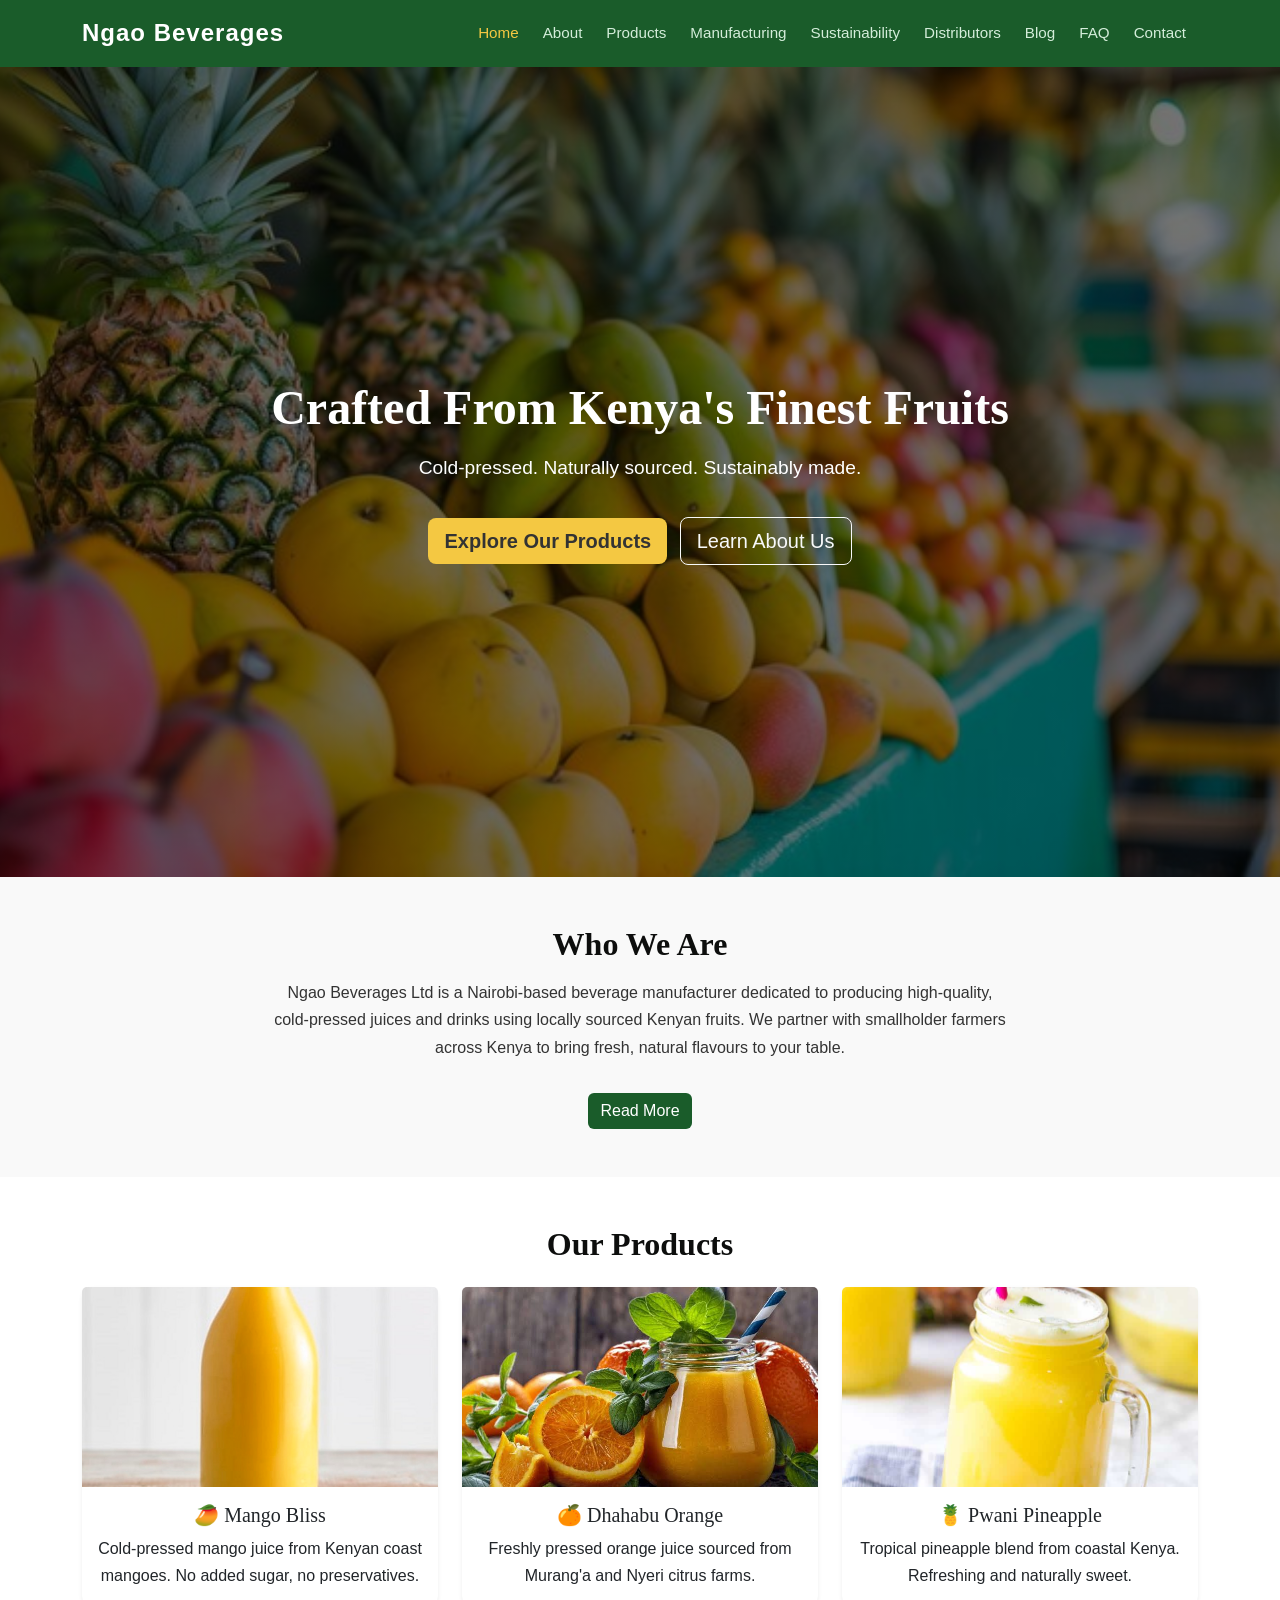
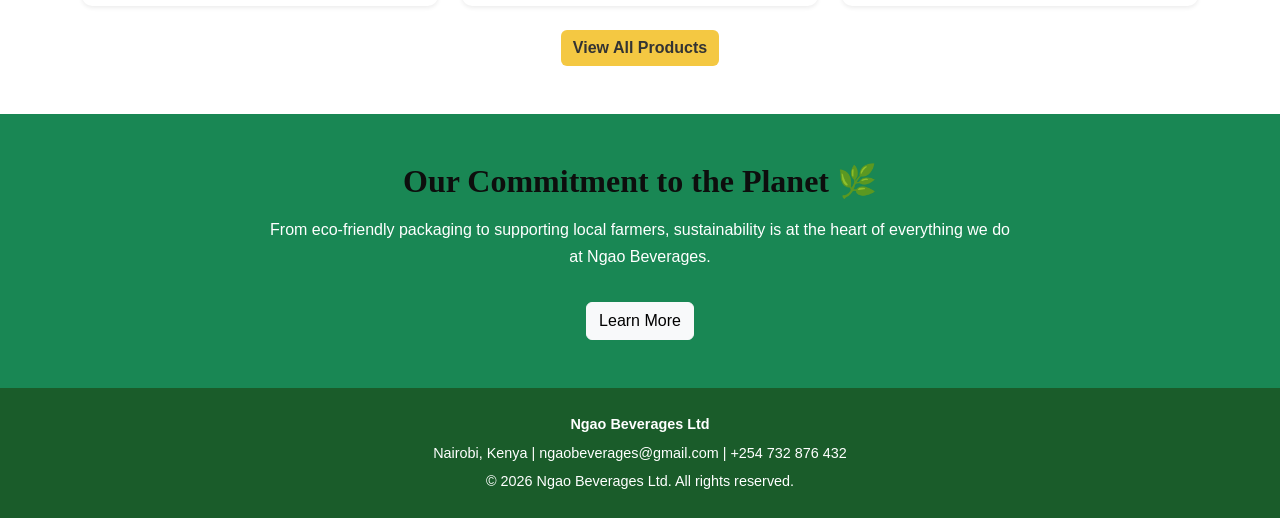
<file: index.html>
<!DOCTYPE html>
<html lang="en">
<head>
    <meta charset="UTF-8">
    <meta name="viewport" content="width=device-width, initial-scale=1.0">
    <title>Ngao Beverages Ltd | Premium Kenyan Drinks</title>
    <link href="https://cdn.jsdelivr.net/npm/bootstrap@5.3.0/dist/css/bootstrap.min.css" rel="stylesheet">
    <link rel="stylesheet" href="css/style.css">
    <style>
        #hero {
            background: linear-gradient(rgba(0,0,0,0.55), rgba(0,0,0,0.55)),
                        url('images/display.jpg') center/cover no-repeat;
            min-height: 90vh;
        }
    </style>
</head>
<body>

    <nav class="navbar navbar-expand-lg navbar-dark sticky-top" id="mainNav">
        <div class="container">
            <a class="navbar-brand fw-bold fs-4" href="index.html"> Ngao Beverages</a>
            <button class="navbar-toggler" type="button" data-bs-toggle="collapse" data-bs-target="#navMenu">
                <span class="navbar-toggler-icon"></span>
            </button>
            <div class="collapse navbar-collapse" id="navMenu">
                <ul class="navbar-nav ms-auto">
                    <li class="nav-item"><a class="nav-link active" href="index.html">Home</a></li>
                    <li class="nav-item"><a class="nav-link" href="about.html">About</a></li>
                    <li class="nav-item"><a class="nav-link" href="products.html">Products</a></li>
                    <li class="nav-item"><a class="nav-link" href="manufacturing.html">Manufacturing</a></li>
                    <li class="nav-item"><a class="nav-link" href="sustainability.html">Sustainability</a></li>
                    <li class="nav-item"><a class="nav-link" href="distributors.html">Distributors</a></li>
                    <li class="nav-item"><a class="nav-link" href="blog.html">Blog</a></li>
                    <li class="nav-item"><a class="nav-link" href="faq.html">FAQ</a></li>
                    <li class="nav-item"><a class="nav-link" href="contact.html">Contact</a></li>
                </ul>
            </div>
        </div>
    </nav>

    <!-- HERO: main landing section with background image -->
    <section id="hero" class="d-flex align-items-center text-white text-center">
        <div class="container">
            <h1 class="display-4 fw-bold">Crafted From Kenya's Finest Fruits</h1>
            <p class="lead mt-3">Cold-pressed. Naturally sourced. Sustainably made.</p>
            <a href="products.html" class="btn btn-warning btn-lg mt-3 me-2">Explore Our Products</a>
            <a href="about.html" class="btn btn-outline-light btn-lg mt-3">Learn About Us</a>
        </div>
    </section>

    <!-- ABOUT SNIPPET: short intro section -->
    <section class="py-5 bg-light" id="about-snippet">
        <div class="container text-center">
            <h2 class="fw-bold">Who We Are</h2>
            <p class="mt-3 col-md-8 mx-auto">Ngao Beverages Ltd is a Nairobi-based beverage manufacturer dedicated to producing high-quality, cold-pressed juices and drinks using locally sourced Kenyan fruits. We partner with smallholder farmers across Kenya to bring fresh, natural flavours to your table.</p>
            <a href="about.html" class="btn btn-success mt-3">Read More</a>
        </div>
    </section>

    <!-- FEATURED PRODUCTS: three product cards with images -->
    <section class="py-5" id="featured-products">
        <div class="container">
            <h2 class="fw-bold text-center mb-4">Our Products</h2>
            <div class="row g-4">

                <!-- Mango Bliss card -->
                <div class="col-md-4">
                    <div class="card h-100 shadow-sm">
                        <img src="images/mangojuice.jpg" alt="Mango Bliss" class="card-img-top" style="height:200px; object-fit:cover;">
                        <div class="card-body text-center">
                            <h5 class="card-title">🥭 Mango Bliss</h5>
                            <p class="card-text">Cold-pressed mango juice from Kenyan coast mangoes. No added sugar, no preservatives.</p>
                        </div>
                    </div>
                </div>

                <!-- Dhahabu Orange card -->
                <div class="col-md-4">
                    <div class="card h-100 shadow-sm">
                        <img src="images/images.jpg" alt="Dhahabu Orange" class="card-img-top" style="height:200px; object-fit:cover;">
                        <div class="card-body text-center">
                            <h5 class="card-title">🍊 Dhahabu Orange</h5>
                            <p class="card-text">Freshly pressed orange juice sourced from Murang'a and Nyeri citrus farms.</p>
                        </div>
                    </div>
                </div>

                <!-- Pwani Pineapple card -->
                <div class="col-md-4">
                    <div class="card h-100 shadow-sm">
                        <img src="images/pinneaple juice.jpg" alt="Pwani Pineapple" class="card-img-top" style="height:200px; object-fit:cover;">
                        <div class="card-body text-center">
                            <h5 class="card-title">🍍 Pwani Pineapple</h5>
                            <p class="card-text">Tropical pineapple blend from coastal Kenya. Refreshing and naturally sweet.</p>
                        </div>
                    </div>
                </div>

            </div>
            <div class="text-center mt-4">
                <a href="products.html" class="btn btn-warning">View All Products</a>
            </div>
        </div>
    </section>

    <!-- SUSTAINABILITY SNIPPET: green banner -->
    <section class="py-5 bg-success text-white text-center" id="sustainability-snippet">
        <div class="container">
            <h2 class="fw-bold">Our Commitment to the Planet 🌿</h2>
            <p class="mt-3 col-md-8 mx-auto">From eco-friendly packaging to supporting local farmers, sustainability is at the heart of everything we do at Ngao Beverages.</p>
            <a href="sustainability.html" class="btn btn-light mt-3">Learn More</a>
        </div>
    </section>

    <!-- FOOTER: site-wide footer -->
    <footer class="py-4 text-white text-center" id="mainFooter">
        <div class="container">
            <p class="mb-1 fw-bold"> Ngao Beverages Ltd</p>
            <p class="mb-1">Nairobi, Kenya | ngaobeverages@gmail.com | +254 732 876 432</p>
            <p class="mb-0">&copy; 2026 Ngao Beverages Ltd. All rights reserved.</p>
        </div>
    </footer>

    <script src="https://cdn.jsdelivr.net/npm/bootstrap@5.3.0/dist/js/bootstrap.bundle.min.js"></script>
    <script src="main.js"></script>
</body>
</html>
</file>
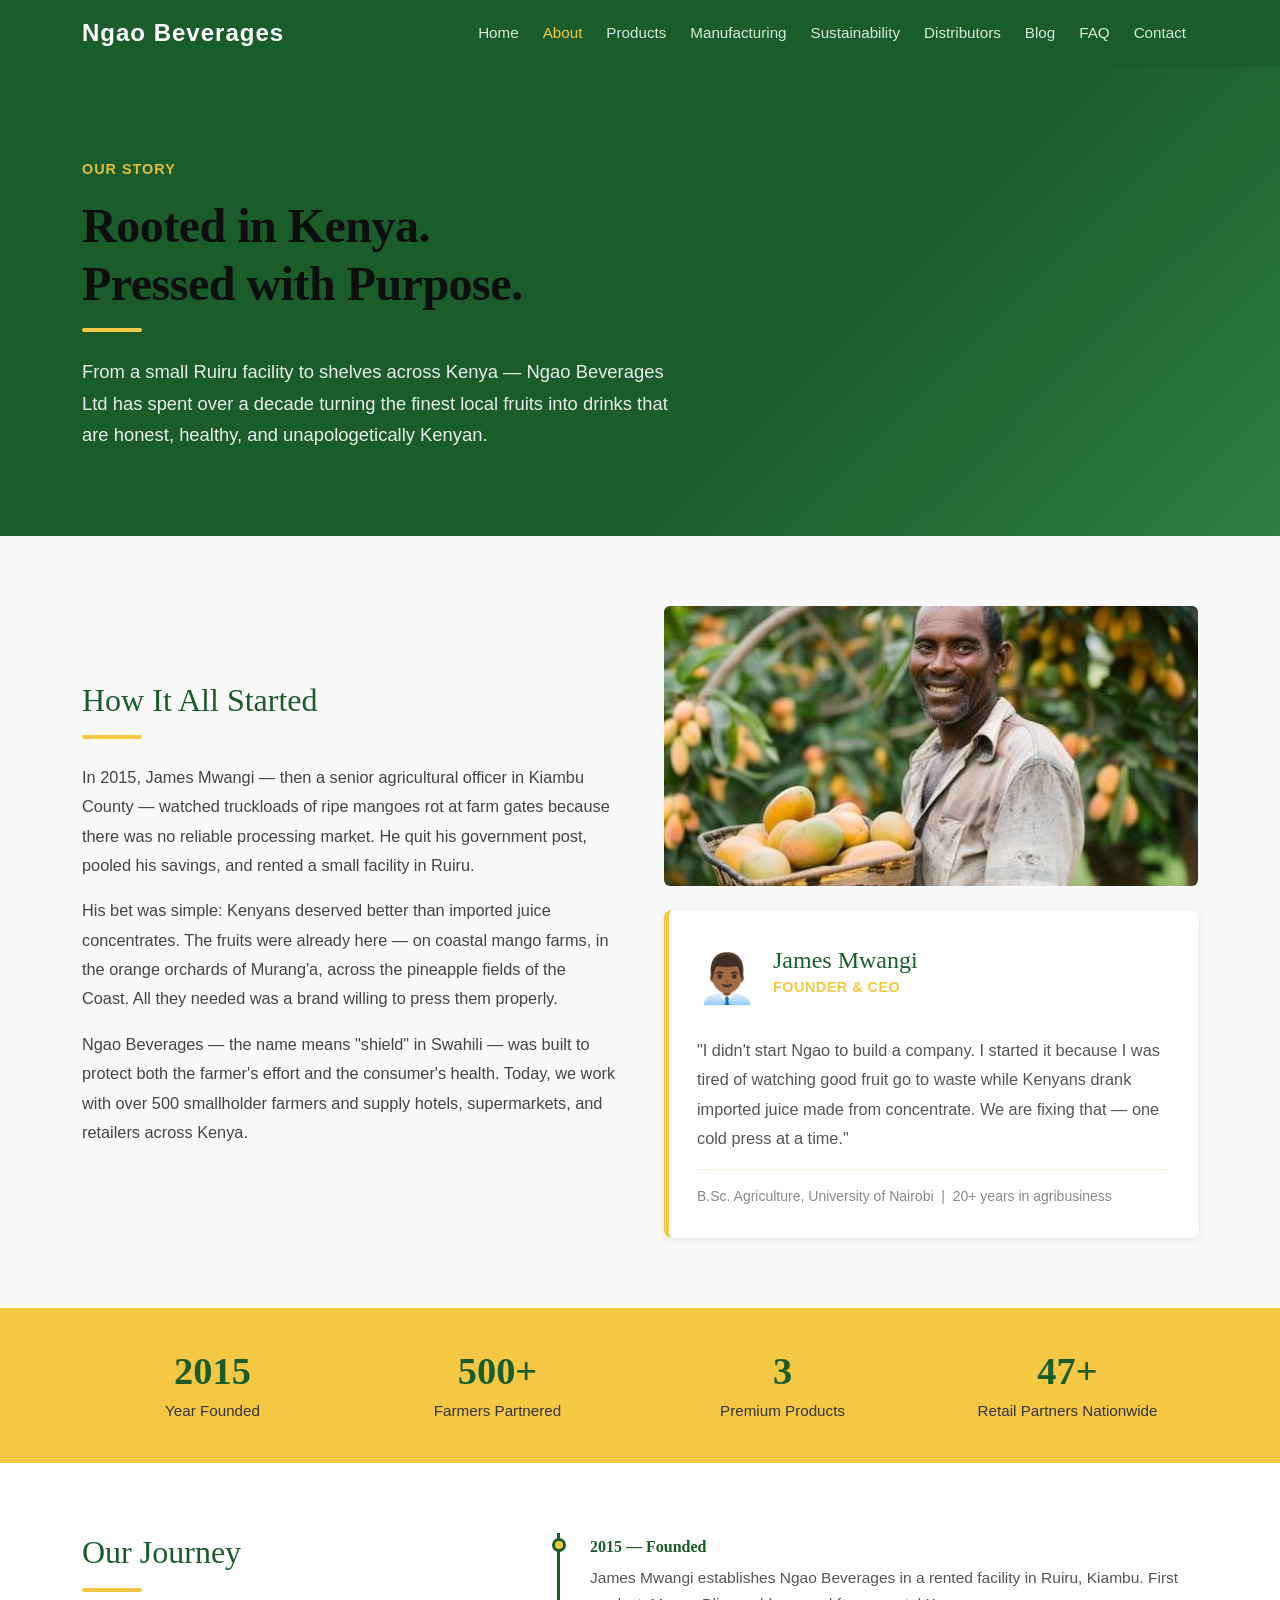
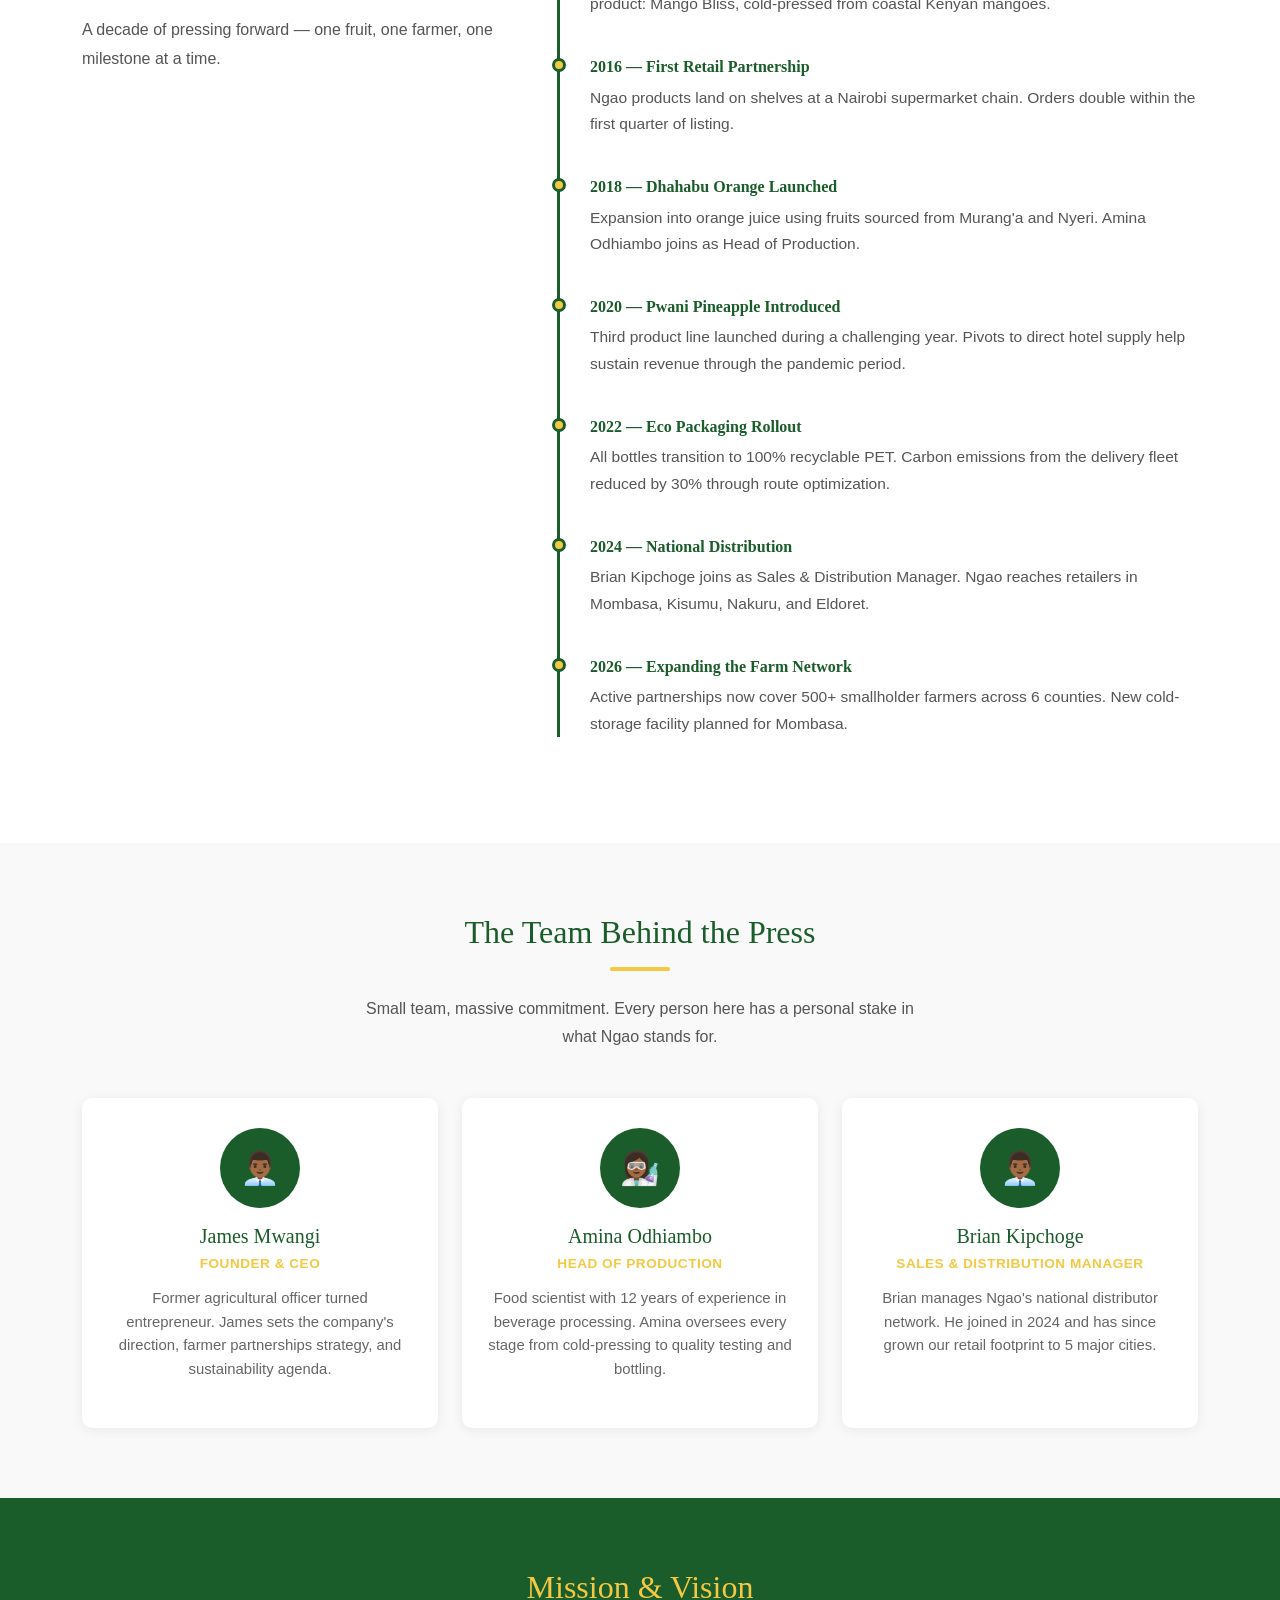
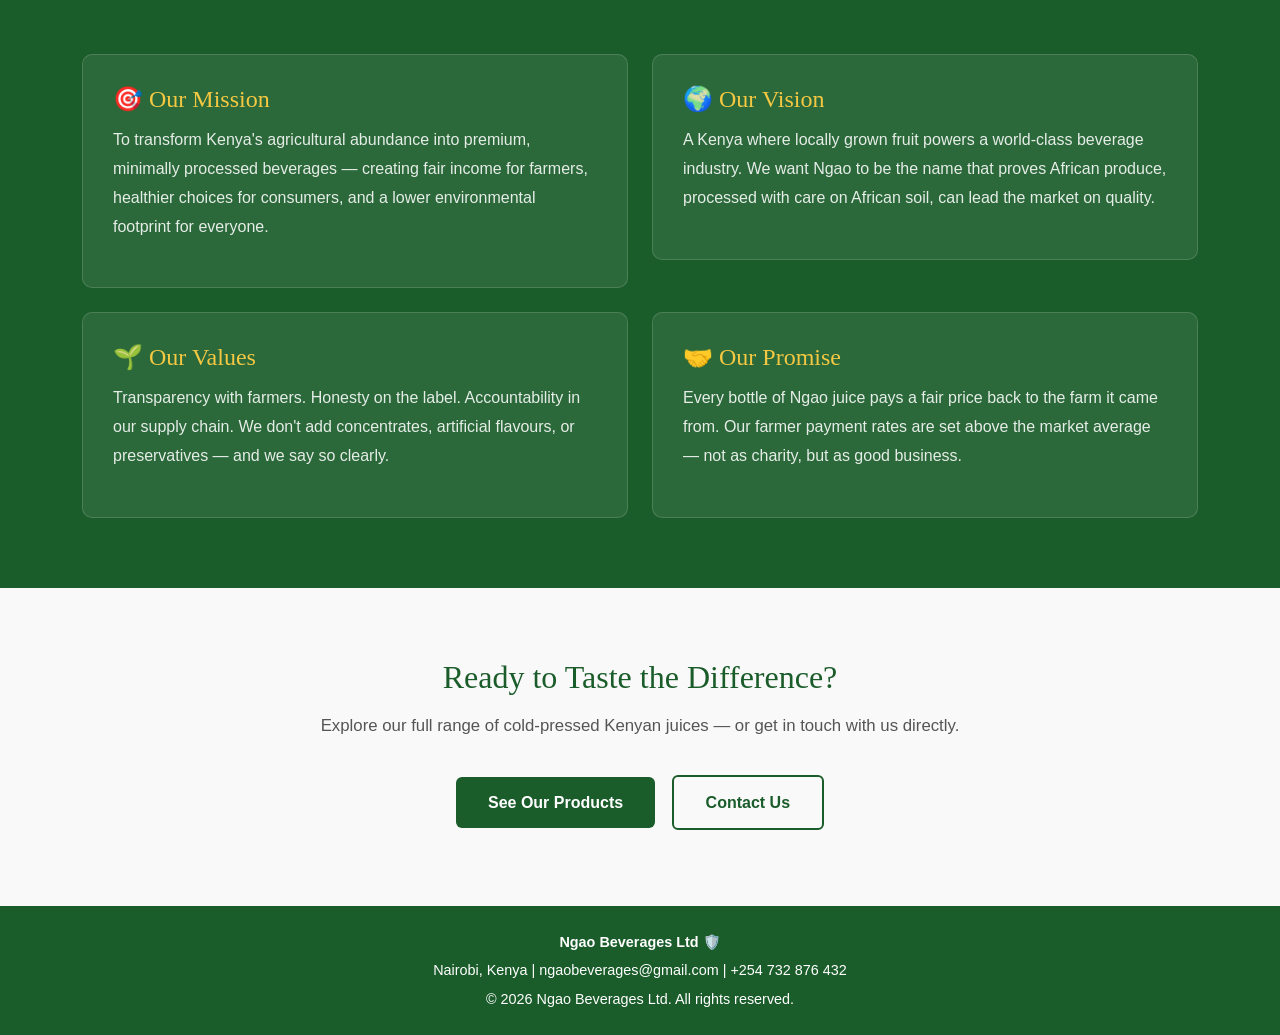
<file: about.html>
<!DOCTYPE html>
<html lang="en">
<head>
    <meta charset="UTF-8">
    <meta name="viewport" content="width=device-width, initial-scale=1.0">
    <meta name="description" content="Learn about Ngao Beverages Ltd — our story, our team, and our mission to deliver cold-pressed Kenyan juices from farm to bottle.">
    <title>About Us | Ngao Beverages Ltd</title>
    <link href="https://cdn.jsdelivr.net/npm/bootstrap@5.3.0/dist/css/bootstrap.min.css" rel="stylesheet">
    <link rel="stylesheet" href="css/style.css">
</head>
<body>

    <!-- NAVBAR -->
    <nav class="navbar navbar-expand-lg navbar-dark sticky-top" id="mainNav">
        <div class="container">
            <a class="navbar-brand fw-bold fs-4" href="index.html"> Ngao Beverages</a>
            <button class="navbar-toggler" type="button" data-bs-toggle="collapse" data-bs-target="#navMenu">
                <span class="navbar-toggler-icon"></span>
            </button>
            <div class="collapse navbar-collapse" id="navMenu">
                <ul class="navbar-nav ms-auto">
                    <li class="nav-item"><a class="nav-link" href="index.html">Home</a></li>
                    <li class="nav-item"><a class="nav-link active" href="about.html">About</a></li>
                    <li class="nav-item"><a class="nav-link" href="products.html">Products</a></li>
                    <li class="nav-item"><a class="nav-link" href="manufacturing.html">Manufacturing</a></li>
                    <li class="nav-item"><a class="nav-link" href="sustainability.html">Sustainability</a></li>
                    <li class="nav-item"><a class="nav-link" href="distributors.html">Distributors</a></li>
                    <li class="nav-item"><a class="nav-link" href="blog.html">Blog</a></li>
                    <li class="nav-item"><a class="nav-link" href="faq.html">FAQ</a></li>
                    <li class="nav-item"><a class="nav-link" href="contact.html">Contact</a></li>
                </ul>
            </div>
        </div>
    </nav>

    <!-- HERO -->
    <section class="about-hero">
        <div class="container">
            <p class="text-uppercase fw-semibold" style="color:#f4c842; letter-spacing:1px; font-size:0.9rem;">Our Story</p>
            <h1>Rooted in Kenya.<br>Pressed with Purpose.</h1>
            <div class="accent-bar"></div>
            <p>From a small Ruiru facility to shelves across Kenya — Ngao Beverages Ltd has spent over a decade turning the finest local fruits into drinks that are honest, healthy, and unapologetically Kenyan.</p>
        </div>
    </section>

    <!-- STORY SECTION -->
    <section class="story-section">
        <div class="container">
            <div class="row align-items-center g-5">
                <div class="col-lg-6">
                    <h2>How It All Started</h2>
                    <div class="accent-bar"></div>
                    <p>In 2015, James Mwangi — then a senior agricultural officer in Kiambu County — watched truckloads of ripe mangoes rot at farm gates because there was no reliable processing market. He quit his government post, pooled his savings, and rented a small facility in Ruiru.</p>
                    <p>His bet was simple: Kenyans deserved better than imported juice concentrates. The fruits were already here — on coastal mango farms, in the orange orchards of Murang'a, across the pineapple fields of the Coast. All they needed was a brand willing to press them properly.</p>
                    <p>Ngao Beverages — the name means "shield" in Swahili — was built to protect both the farmer's effort and the consumer's health. Today, we work with over 500 smallholder farmers and supply hotels, supermarkets, and retailers across Kenya.</p>
                </div>
                <div class="col-lg-6">
                    <!-- Farmer image -->
                    <img src="images/farmer mango.jpg" alt="Kenyan farmer with mangoes" class="img-fluid rounded mb-4" style="width:100%; height:280px; object-fit:cover;">
                    <div class="founder-card">
                        <div class="d-flex align-items-center mb-16" style="margin-bottom:16px;">
                            <div style="font-size:3rem; margin-right:16px;">👨🏾‍💼</div>
                            <div>
                                <h4 class="mb-0">James Mwangi</h4>
                                <div class="role">Founder & CEO</div>
                            </div>
                        </div>
                        <p style="color:#555; line-height:1.8; margin:0;">"I didn't start Ngao to build a company. I started it because I was tired of watching good fruit go to waste while Kenyans drank imported juice made from concentrate. We are fixing that — one cold press at a time."</p>
                        <hr style="border-color:#f4c842; margin: 16px 0 12px;">
                        <small style="color:#888;">B.Sc. Agriculture, University of Nairobi &nbsp;|&nbsp; 20+ years in agribusiness</small>
                    </div>
                </div>
            </div>
        </div>
    </section>

    <!-- STATS STRIP -->
    <div class="stats-strip">
        <div class="container">
            <div class="row text-center g-4">
                <div class="col-6 col-md-3 stat-item">
                    <h3>2015</h3>
                    <p>Year Founded</p>
                </div>
                <div class="col-6 col-md-3 stat-item">
                    <h3>500+</h3>
                    <p>Farmers Partnered</p>
                </div>
                <div class="col-6 col-md-3 stat-item">
                    <h3>3</h3>
                    <p>Premium Products</p>
                </div>
                <div class="col-6 col-md-3 stat-item">
                    <h3>47+</h3>
                    <p>Retail Partners Nationwide</p>
                </div>
            </div>
        </div>
    </div>

    <!-- TIMELINE -->
    <section class="timeline-section">
        <div class="container">
            <div class="row">
                <div class="col-lg-5 mb-4 mb-lg-0">
                    <h2>Our Journey</h2>
                    <div class="accent-bar"></div>
                    <p style="color:#555; line-height:1.8;">A decade of pressing forward — one fruit, one farmer, one milestone at a time.</p>
                </div>
                <div class="col-lg-7">
                    <div class="timeline">
                        <div class="timeline-item">
                            <div class="year">2015 — Founded</div>
                            <p>James Mwangi establishes Ngao Beverages in a rented facility in Ruiru, Kiambu. First product: Mango Bliss, cold-pressed from coastal Kenyan mangoes.</p>
                        </div>
                        <div class="timeline-item">
                            <div class="year">2016 — First Retail Partnership</div>
                            <p>Ngao products land on shelves at a Nairobi supermarket chain. Orders double within the first quarter of listing.</p>
                        </div>
                        <div class="timeline-item">
                            <div class="year">2018 — Dhahabu Orange Launched</div>
                            <p>Expansion into orange juice using fruits sourced from Murang'a and Nyeri. Amina Odhiambo joins as Head of Production.</p>
                        </div>
                        <div class="timeline-item">
                            <div class="year">2020 — Pwani Pineapple Introduced</div>
                            <p>Third product line launched during a challenging year. Pivots to direct hotel supply help sustain revenue through the pandemic period.</p>
                        </div>
                        <div class="timeline-item">
                            <div class="year">2022 — Eco Packaging Rollout</div>
                            <p>All bottles transition to 100% recyclable PET. Carbon emissions from the delivery fleet reduced by 30% through route optimization.</p>
                        </div>
                        <div class="timeline-item">
                            <div class="year">2024 — National Distribution</div>
                            <p>Brian Kipchoge joins as Sales & Distribution Manager. Ngao reaches retailers in Mombasa, Kisumu, Nakuru, and Eldoret.</p>
                        </div>
                        <div class="timeline-item">
                            <div class="year">2026 — Expanding the Farm Network</div>
                            <p>Active partnerships now cover 500+ smallholder farmers across 6 counties. New cold-storage facility planned for Mombasa.</p>
                        </div>
                    </div>
                </div>
            </div>
        </div>
    </section>

    <!-- TEAM SECTION -->
    <section class="team-section">
        <div class="container">
            <div class="text-center mb-5">
                <h2>The Team Behind the Press</h2>
                <div class="accent-bar mx-auto"></div>
                <p style="color:#555; max-width:550px; margin:0 auto;">Small team, massive commitment. Every person here has a personal stake in what Ngao stands for.</p>
            </div>
            <div class="row g-4 justify-content-center">
                <div class="col-md-4">
                    <div class="team-card">
                        <div class="team-avatar">👨🏾‍💼</div>
                        <h5>James Mwangi</h5>
                        <div class="role">Founder & CEO</div>
                        <p>Former agricultural officer turned entrepreneur. James sets the company's direction, farmer partnerships strategy, and sustainability agenda.</p>
                    </div>
                </div>
                <div class="col-md-4">
                    <div class="team-card">
                        <div class="team-avatar">👩🏾‍🔬</div>
                        <h5>Amina Odhiambo</h5>
                        <div class="role">Head of Production</div>
                        <p>Food scientist with 12 years of experience in beverage processing. Amina oversees every stage from cold-pressing to quality testing and bottling.</p>
                    </div>
                </div>
                <div class="col-md-4">
                    <div class="team-card">
                        <div class="team-avatar">👨🏾‍💼</div>
                        <h5>Brian Kipchoge</h5>
                        <div class="role">Sales & Distribution Manager</div>
                        <p>Brian manages Ngao's national distributor network. He joined in 2024 and has since grown our retail footprint to 5 major cities.</p>
                    </div>
                </div>
            </div>
        </div>
    </section>

    <!-- MISSION & VISION -->
    <section class="mission-section">
        <div class="container">
            <div class="text-center mb-5">
                <h2>Mission & Vision</h2>
            </div>
            <div class="row g-4">
                <div class="col-md-6">
                    <div class="mission-card">
                        <h4>🎯 Our Mission</h4>
                        <p>To transform Kenya's agricultural abundance into premium, minimally processed beverages — creating fair income for farmers, healthier choices for consumers, and a lower environmental footprint for everyone.</p>
                    </div>
                </div>
                <div class="col-md-6">
                    <div class="mission-card">
                        <h4>🌍 Our Vision</h4>
                        <p>A Kenya where locally grown fruit powers a world-class beverage industry. We want Ngao to be the name that proves African produce, processed with care on African soil, can lead the market on quality.</p>
                    </div>
                </div>
                <div class="col-md-6">
                    <div class="mission-card">
                        <h4>🌱 Our Values</h4>
                        <p>Transparency with farmers. Honesty on the label. Accountability in our supply chain. We don't add concentrates, artificial flavours, or preservatives — and we say so clearly.</p>
                    </div>
                </div>
                <div class="col-md-6">
                    <div class="mission-card">
                        <h4>🤝 Our Promise</h4>
                        <p>Every bottle of Ngao juice pays a fair price back to the farm it came from. Our farmer payment rates are set above the market average — not as charity, but as good business.</p>
                    </div>
                </div>
            </div>
        </div>
    </section>

    <!-- CTA -->
    <section class="about-cta">
        <div class="container">
            <h2>Ready to Taste the Difference?</h2>
            <p style="color:#555; margin-bottom:28px; font-size:1.05rem;">Explore our full range of cold-pressed Kenyan juices — or get in touch with us directly.</p>
            <a href="products.html" class="btn-ngao">See Our Products</a>
            <a href="contact.html" class="btn-ngao-outline">Contact Us</a>
        </div>
    </section>

    <!-- FOOTER -->
    <footer class="py-4 text-white text-center" id="mainFooter">
        <div class="container">
            <p class="mb-1 fw-bold">Ngao Beverages Ltd 🛡️</p>
            <p class="mb-1">Nairobi, Kenya | ngaobeverages@gmail.com | +254 732 876 432</p>
            <p class="mb-0">&copy; 2026 Ngao Beverages Ltd. All rights reserved.</p>
        </div>
    </footer>

    <script src="https://cdn.jsdelivr.net/npm/bootstrap@5.3.0/dist/js/bootstrap.bundle.min.js"></script>
    <script src="main.js"></script>
</body>
</html>
</file>
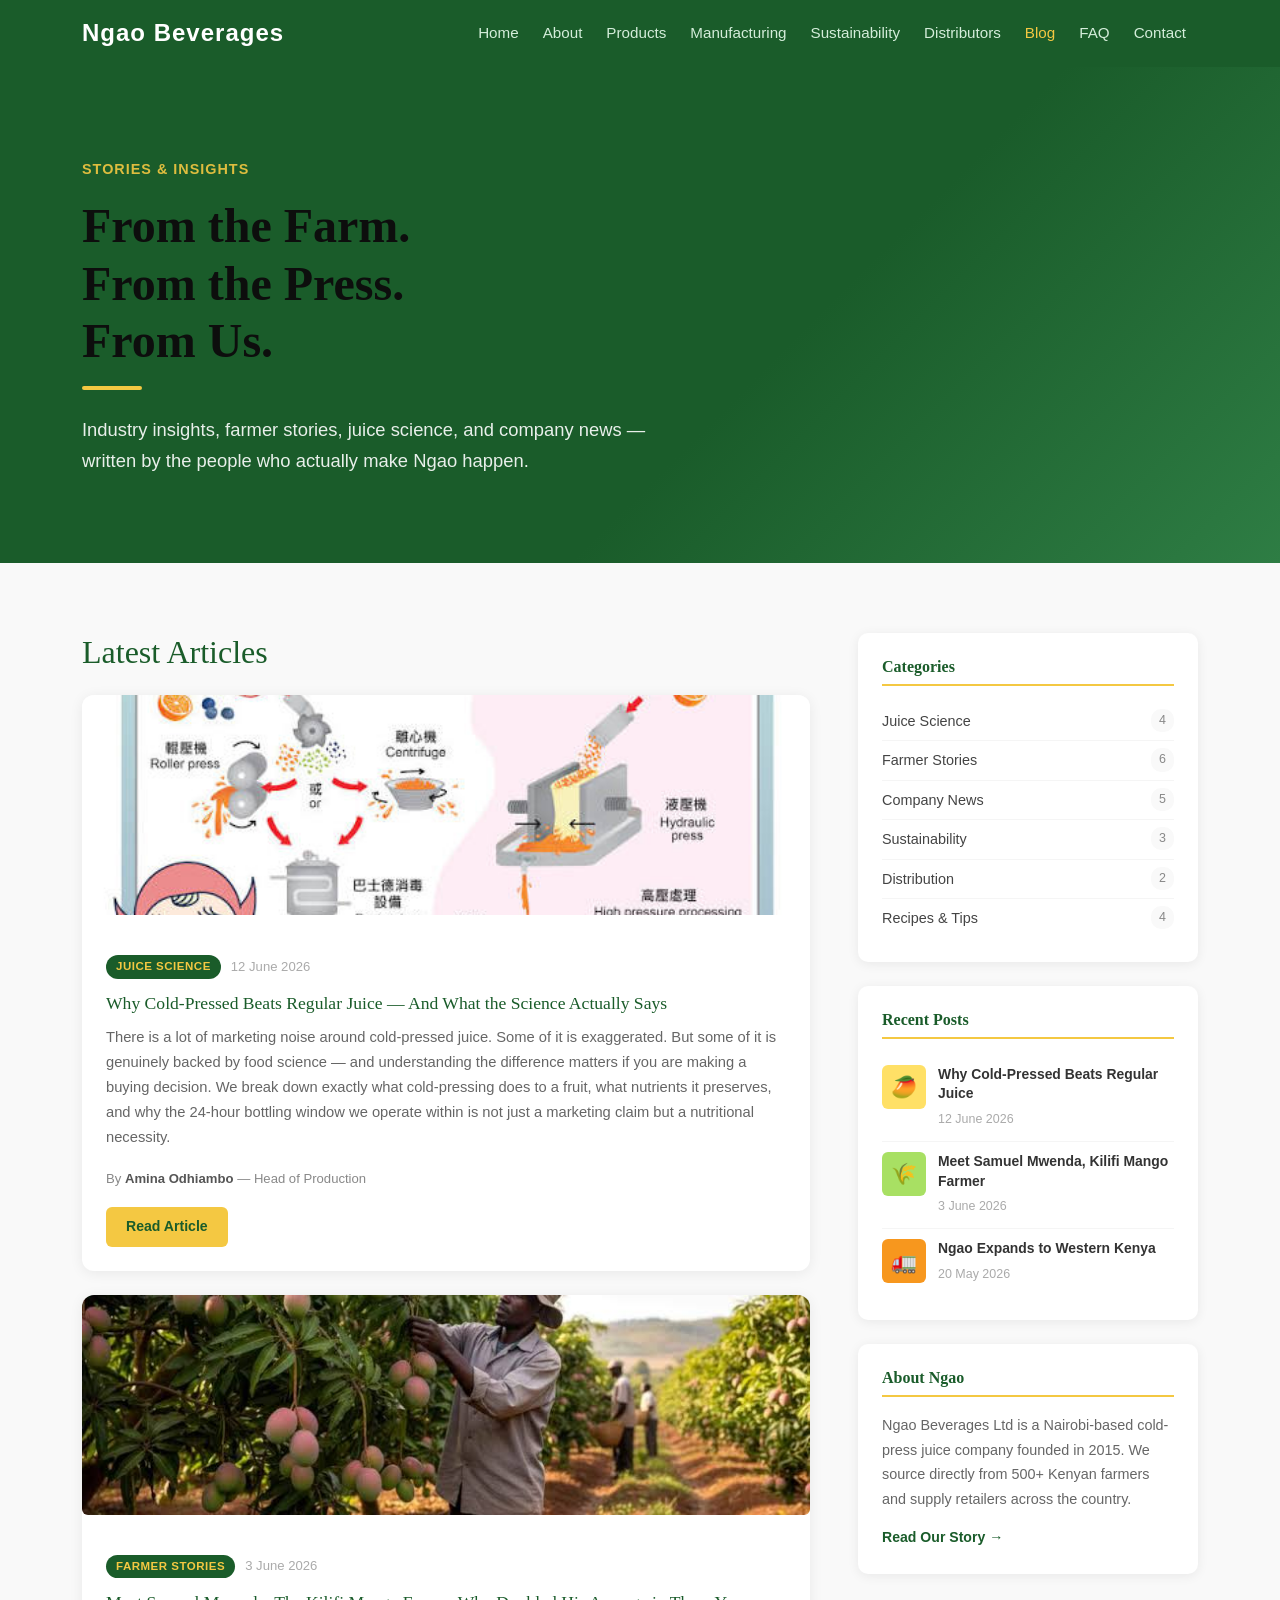
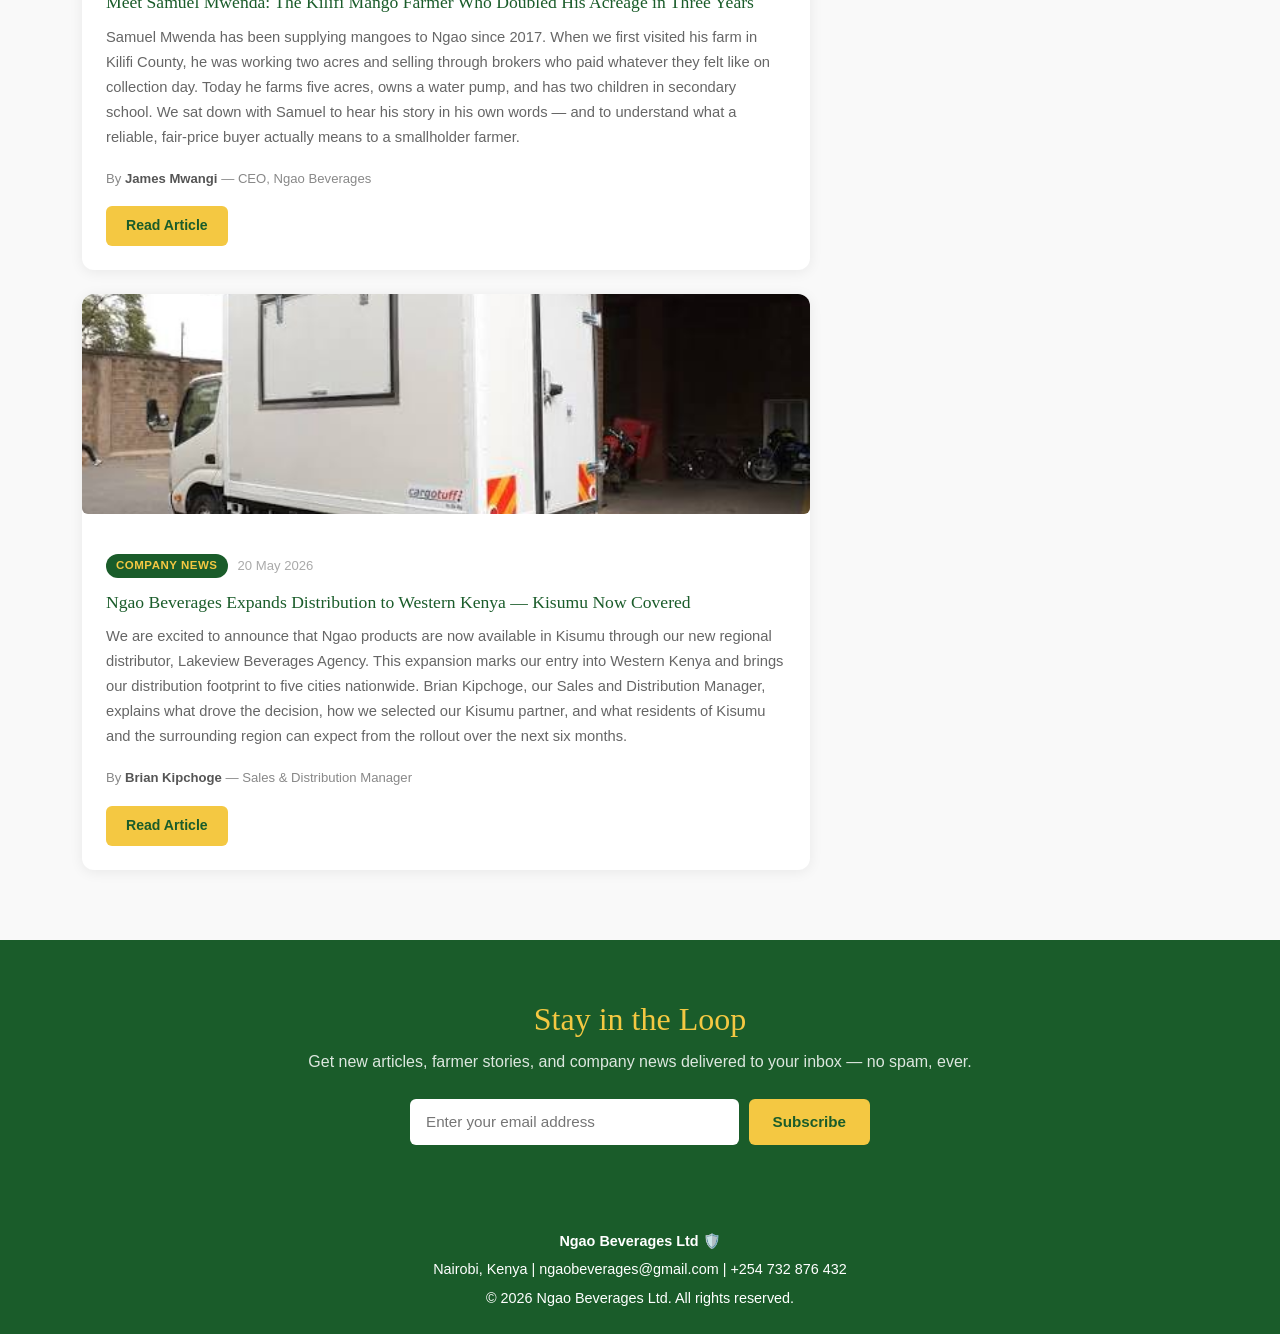
<file: blog.html>
<!DOCTYPE html>
<html lang="en">
<head>
    <meta charset="UTF-8">
    <meta name="viewport" content="width=device-width, initial-scale=1.0">
    <meta name="description" content="The Ngao Beverages blog — stories from our farms, juice industry insights, and company news from Nairobi, Kenya.">
    <title>Blog | Ngao Beverages Ltd</title>
    <link href="https://cdn.jsdelivr.net/npm/bootstrap@5.3.0/dist/css/bootstrap.min.css" rel="stylesheet">
    <link rel="stylesheet" href="css/style.css">
    
</head>
<body>

    <!-- NAVBAR: sticky top navigation with all page links -->
    <nav class="navbar navbar-expand-lg navbar-dark sticky-top" id="mainNav">
        <div class="container">
            <a class="navbar-brand fw-bold fs-4" href="index.html"> Ngao Beverages</a>
            <button class="navbar-toggler" type="button" data-bs-toggle="collapse" data-bs-target="#navMenu">
                <span class="navbar-toggler-icon"></span>
            </button>
            <div class="collapse navbar-collapse" id="navMenu">
                <ul class="navbar-nav ms-auto">
                    <li class="nav-item"><a class="nav-link" href="index.html">Home</a></li>
                    <li class="nav-item"><a class="nav-link" href="about.html">About</a></li>
                    <li class="nav-item"><a class="nav-link" href="products.html">Products</a></li>
                    <li class="nav-item"><a class="nav-link" href="manufacturing.html">Manufacturing</a></li>
                    <li class="nav-item"><a class="nav-link" href="sustainability.html">Sustainability</a></li>
                    <li class="nav-item"><a class="nav-link" href="distributors.html">Distributors</a></li>
                    <li class="nav-item"><a class="nav-link active" href="blog.html">Blog</a></li>
                    <li class="nav-item"><a class="nav-link" href="faq.html">FAQ</a></li>
                    <li class="nav-item"><a class="nav-link" href="contact.html">Contact</a></li>
                </ul>
            </div>
        </div>
    </nav>

    <!-- HERO: blog page banner -->
    <section class="blog-hero">
        <div class="container">
            <p class="text-uppercase fw-semibold" style="color:#f4c842; letter-spacing:1px; font-size:0.9rem;">Stories & Insights</p>
            <h1>From the Farm.<br>From the Press.<br>From Us.</h1>
            <div class="accent-bar"></div>
            <p>Industry insights, farmer stories, juice science, and company news — written by the people who actually make Ngao happen.</p>
        </div>
    </section>

    <!-- BLOG GRID AND SIDEBAR -->
    <section class="blog-section">
        <div class="container">
            <div class="row g-5">

                <!-- Blog posts column -->
                <div class="col-lg-8">
                    <h2 class="mb-4">Latest Articles</h2>

                    <div class="row g-4">

                        <!-- Blog post 1 -->
                        <div class="col-12">
                            <div class="blog-card">
                                <img src="images/coldpress.jpg" alt="Cold pressed juice process" class="img-fluid rounded mb-3" style="width:100%; height:220px; object-fit:cover;">
                                <div class="blog-card-body">
                                    <div class="blog-meta">
                                        <span class="blog-tag">Juice Science</span>
                                        <span class="blog-date">12 June 2026</span>
                                    </div>
                                    <h5>Why Cold-Pressed Beats Regular Juice — And What the Science Actually Says</h5>
                                    <p>There is a lot of marketing noise around cold-pressed juice. Some of it is exaggerated. But some of it is genuinely backed by food science — and understanding the difference matters if you are making a buying decision. We break down exactly what cold-pressing does to a fruit, what nutrients it preserves, and why the 24-hour bottling window we operate within is not just a marketing claim but a nutritional necessity.</p>
                                    <div class="blog-author">By <strong>Amina Odhiambo</strong> — Head of Production</div>
                                    <a href="#" class="btn-read">Read Article</a>
                                </div>
                            </div>
                        </div>

                        <!-- Blog post 2 -->
                        <div class="col-12">
                            <div class="blog-card">
                                <img src="images/farmer orchird.jpg" alt="Samuel Mwenda mango orchard Kilifi" class="img-fluid rounded mb-3" style="width:100%; height:220px; object-fit:cover;">
                                <div class="blog-card-body">
                                    <div class="blog-meta">
                                        <span class="blog-tag">Farmer Stories</span>
                                        <span class="blog-date">3 June 2026</span>
                                    </div>
                                    <h5>Meet Samuel Mwenda: The Kilifi Mango Farmer Who Doubled His Acreage in Three Years</h5>
                                    <p>Samuel Mwenda has been supplying mangoes to Ngao since 2017. When we first visited his farm in Kilifi County, he was working two acres and selling through brokers who paid whatever they felt like on collection day. Today he farms five acres, owns a water pump, and has two children in secondary school. We sat down with Samuel to hear his story in his own words — and to understand what a reliable, fair-price buyer actually means to a smallholder farmer.</p>
                                    <div class="blog-author">By <strong>James Mwangi</strong> — CEO, Ngao Beverages</div>
                                    <a href="#" class="btn-read">Read Article</a>
                                </div>
                            </div>
                        </div>

                        <!-- Blog post 3 -->
                        <div class="col-12">
                            <div class="blog-card">
                                <img src="images/ayyy.jpg" alt="Ngao distribution expansion Kisumu" class="img-fluid rounded mb-3" style="width:100%; height:220px; object-fit:cover;">
                                <div class="blog-card-body">
                                    <div class="blog-meta">
                                        <span class="blog-tag">Company News</span>
                                        <span class="blog-date">20 May 2026</span>
                                    </div>
                                    <h5>Ngao Beverages Expands Distribution to Western Kenya — Kisumu Now Covered</h5>
                                    <p>We are excited to announce that Ngao products are now available in Kisumu through our new regional distributor, Lakeview Beverages Agency. This expansion marks our entry into Western Kenya and brings our distribution footprint to five cities nationwide. Brian Kipchoge, our Sales and Distribution Manager, explains what drove the decision, how we selected our Kisumu partner, and what residents of Kisumu and the surrounding region can expect from the rollout over the next six months.</p>
                                    <div class="blog-author">By <strong>Brian Kipchoge</strong> — Sales & Distribution Manager</div>
                                    <a href="#" class="btn-read">Read Article</a>
                                </div>
                            </div>
                        </div>

                    </div>
                </div>

                <!-- Sidebar column -->
                <div class="col-lg-4">

                    <!-- Categories sidebar -->
                    <div class="sidebar-card">
                        <h6>Categories</h6>
                        <ul class="category-list">
                            <li><a href="#">Juice Science <span class="category-count">4</span></a></li>
                            <li><a href="#">Farmer Stories <span class="category-count">6</span></a></li>
                            <li><a href="#">Company News <span class="category-count">5</span></a></li>
                            <li><a href="#">Sustainability <span class="category-count">3</span></a></li>
                            <li><a href="#">Distribution <span class="category-count">2</span></a></li>
                            <li><a href="#">Recipes & Tips <span class="category-count">4</span></a></li>
                        </ul>
                    </div>

                    <!-- Recent posts sidebar -->
                    <div class="sidebar-card">
                        <h6>Recent Posts</h6>
                        <div class="recent-post">
                            <div class="recent-post-icon rp-bg-1">🥭</div>
                            <div class="recent-post-text">
                                <a href="#">Why Cold-Pressed Beats Regular Juice</a>
                                <span>12 June 2026</span>
                            </div>
                        </div>
                        <div class="recent-post">
                            <div class="recent-post-icon rp-bg-2">🌾</div>
                            <div class="recent-post-text">
                                <a href="#">Meet Samuel Mwenda, Kilifi Mango Farmer</a>
                                <span>3 June 2026</span>
                            </div>
                        </div>
                        <div class="recent-post">
                            <div class="recent-post-icon rp-bg-3">🚛</div>
                            <div class="recent-post-text">
                                <a href="#">Ngao Expands to Western Kenya</a>
                                <span>20 May 2026</span>
                            </div>
                        </div>
                    </div>

                    <!-- About snippet sidebar -->
                    <div class="sidebar-card">
                        <h6>About Ngao</h6>
                        <p style="color:#666; font-size:0.9rem; line-height:1.7; margin-bottom:12px;">Ngao Beverages Ltd is a Nairobi-based cold-press juice company founded in 2015. We source directly from 500+ Kenyan farmers and supply retailers across the country.</p>
                        <a href="about.html" style="color:#1a5c2a; font-weight:700; font-size:0.88rem; text-decoration:none;">Read Our Story →</a>
                    </div>

                </div>
            </div>
        </div>
    </section>

    <!-- NEWSLETTER: email signup section -->
    <section class="newsletter-section">
        <div class="container">
            <h2>Stay in the Loop</h2>
            <p>Get new articles, farmer stories, and company news delivered to your inbox — no spam, ever.</p>
            <div id="newsletterForm" class="newsletter-form">
                <input type="email" id="newsletterEmail" placeholder="Enter your email address">
                <button type="button" id="newsletterBtn">Subscribe</button>
            </div>
            <p id="newsletterMsg" style="display:none; margin-top:10px;"></p>
        </div>
    </section>

    <!-- FOOTER: site-wide footer with contact info -->
    <footer class="py-4 text-white text-center" id="mainFooter">
        <div class="container">
            <p class="mb-1 fw-bold">Ngao Beverages Ltd 🛡️</p>
            <p class="mb-1">Nairobi, Kenya |  ngaobeverages@gmail.com | +254 732 876 432</p>
            <p class="mb-0">&copy; 2026 Ngao Beverages Ltd. All rights reserved.</p>
        </div>
    </footer>

    <script src="https://cdn.jsdelivr.net/npm/bootstrap@5.3.0/dist/js/bootstrap.bundle.min.js"></script>
    <script src="main.js"></script>
</body>
</html>
</file>
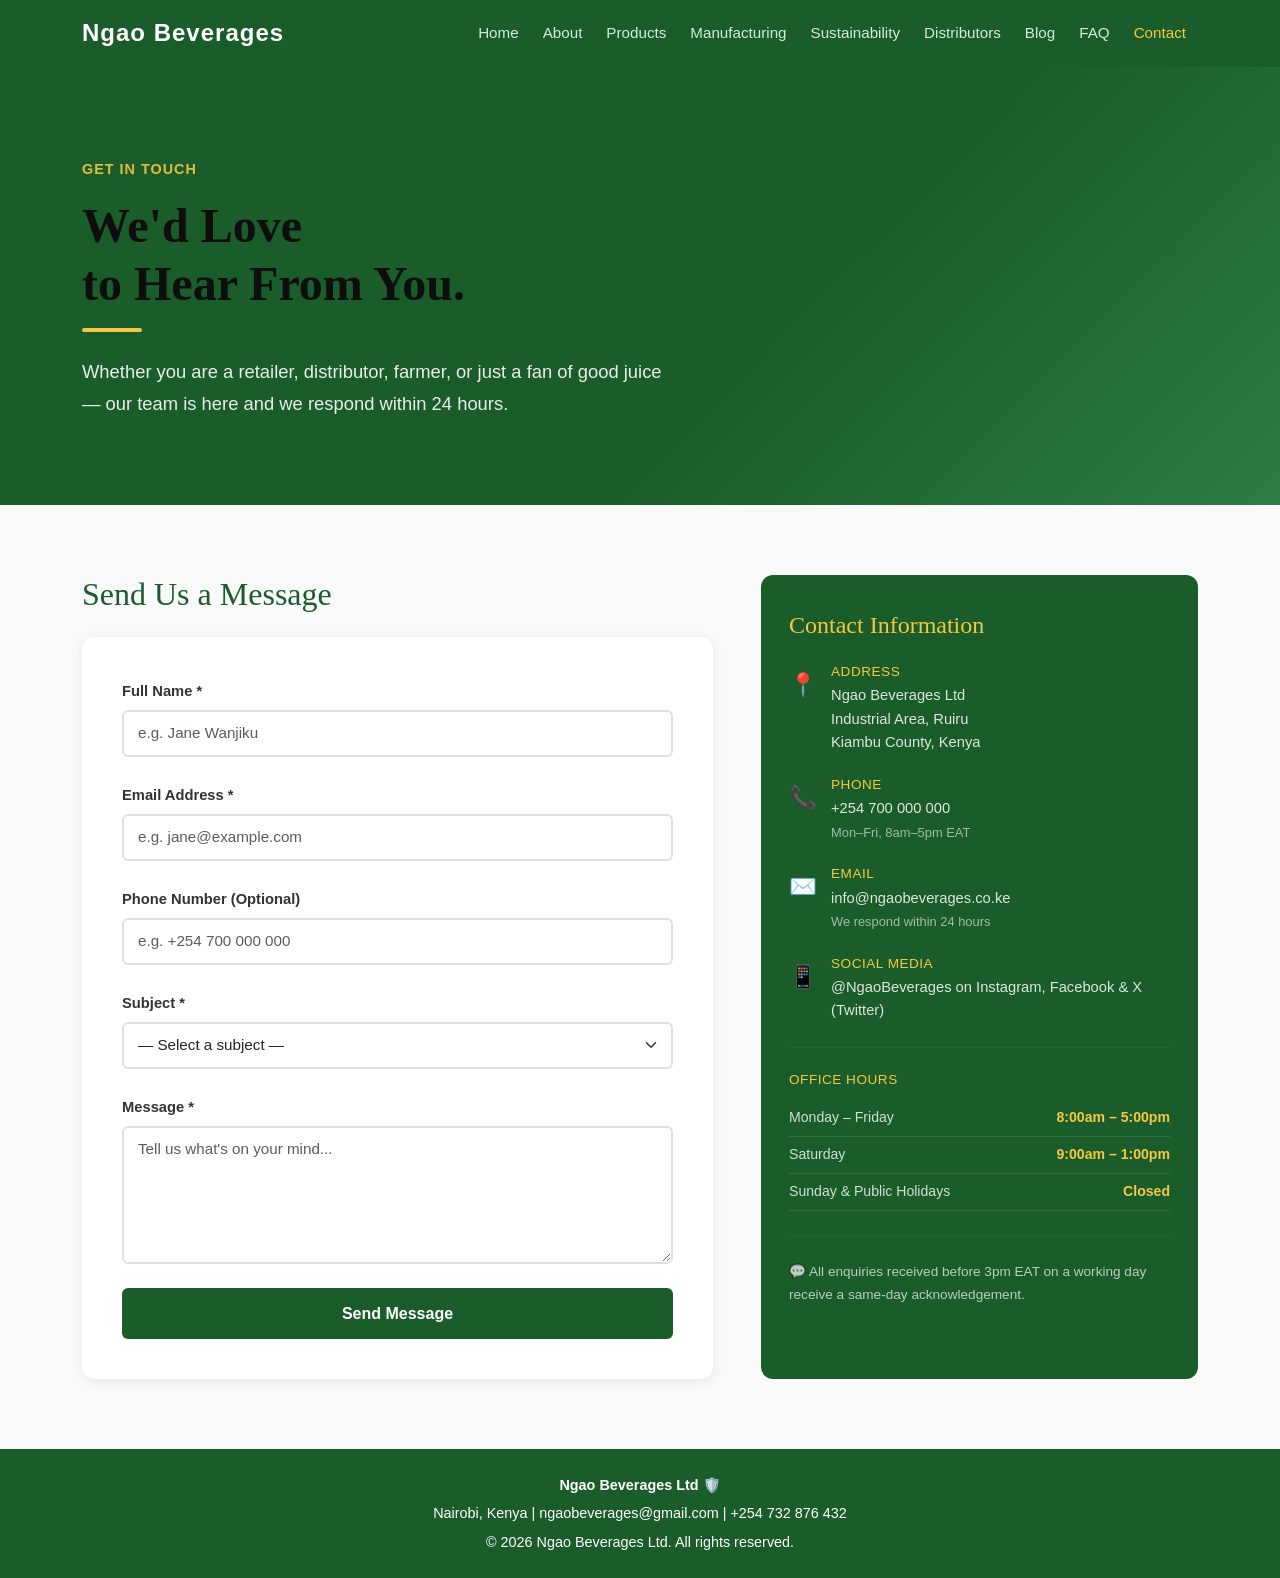
<file: contact.html>
<!DOCTYPE html>
<html lang="en">
<head>
    <meta charset="UTF-8">
    <meta name="viewport" content="width=device-width, initial-scale=1.0">
    <meta name="description" content="Contact Ngao Beverages Ltd — get in touch for orders, distributor enquiries, or to book a factory visit.">
    <title>Contact Us | Ngao Beverages Ltd</title>
    <link href="https://cdn.jsdelivr.net/npm/bootstrap@5.3.0/dist/css/bootstrap.min.css" rel="stylesheet">
    <link rel="stylesheet" href="css/style.css">
    
</head>
<body>

    <!-- NAVBAR: sticky top navigation with all page links -->
    <nav class="navbar navbar-expand-lg navbar-dark sticky-top" id="mainNav">
        <div class="container">
            <a class="navbar-brand fw-bold fs-4" href="index.html"> Ngao Beverages</a>
            <button class="navbar-toggler" type="button" data-bs-toggle="collapse" data-bs-target="#navMenu">
                <span class="navbar-toggler-icon"></span>
            </button>
            <div class="collapse navbar-collapse" id="navMenu">
                <ul class="navbar-nav ms-auto">
                    <li class="nav-item"><a class="nav-link" href="index.html">Home</a></li>
                    <li class="nav-item"><a class="nav-link" href="about.html">About</a></li>
                    <li class="nav-item"><a class="nav-link" href="products.html">Products</a></li>
                    <li class="nav-item"><a class="nav-link" href="manufacturing.html">Manufacturing</a></li>
                    <li class="nav-item"><a class="nav-link" href="sustainability.html">Sustainability</a></li>
                    <li class="nav-item"><a class="nav-link" href="distributors.html">Distributors</a></li>
                    <li class="nav-item"><a class="nav-link" href="blog.html">Blog</a></li>
                    <li class="nav-item"><a class="nav-link" href="faq.html">FAQ</a></li>
                    <li class="nav-item"><a class="nav-link active" href="contact.html">Contact</a></li>
                </ul>
            </div>
        </div>
    </nav>

    <!-- HERO: contact page banner -->
    <section class="contact-hero">
        <div class="container">
            <p class="text-uppercase fw-semibold" style="color:#f4c842; letter-spacing:1px; font-size:0.9rem;">Get In Touch</p>
            <h1>We'd Love<br>to Hear From You.</h1>
            <div class="accent-bar"></div>
            <p>Whether you are a retailer, distributor, farmer, or just a fan of good juice — our team is here and we respond within 24 hours.</p>
        </div>
    </section>

    <!-- CONTACT FORM AND INFO -->
    <section class="contact-section">
        <div class="container">
            <div class="row g-5">

                <!-- Contact form column -->
                <div class="col-lg-7">
                    <h2 class="mb-4">Send Us a Message</h2>

                    <!-- Success alert shown after valid submission -->
                    <div class="alert-success-ngao" id="successAlert">
                        ✅ Message sent! We'll get back to you within 24 hours.
                    </div>

                    <div class="contact-form-card">
                        <!-- Full name field -->
                        <div class="mb-4">
                            <label class="form-label" for="fullName">Full Name *</label>
                            <input type="text" class="form-control" id="fullName" placeholder="e.g. Jane Wanjiku">
                            <div class="invalid-feedback" id="nameError">Please enter your full name.</div>
                        </div>

                        <!-- Email field -->
                        <div class="mb-4">
                            <label class="form-label" for="email">Email Address *</label>
                            <input type="email" class="form-control" id="email" placeholder="e.g. jane@example.com">
                            <div class="invalid-feedback" id="emailError">Please enter a valid email address.</div>
                        </div>

                        <!-- Phone field -->
                        <div class="mb-4">
                            <label class="form-label" for="phone">Phone Number (Optional)</label>
                            <input type="tel" class="form-control" id="phone" placeholder="e.g. +254 700 000 000">
                        </div>

                        <!-- Subject dropdown -->
                        <div class="mb-4">
                            <label class="form-label" for="subject">Subject *</label>
                            <select class="form-select" id="subject">
                                <option value="">— Select a subject —</option>
                                <option value="general">General Enquiry</option>
                                <option value="partnership">Partnership Opportunity</option>
                                <option value="distributor">Distributor Application</option>
                                <option value="order">Place an Order</option>
                                <option value="visit">Book a Factory Visit</option>
                                <option value="complaint">Complaint or Feedback</option>
                            </select>
                            <div class="invalid-feedback" id="subjectError">Please select a subject.</div>
                        </div>

                        <!-- Message field -->
                        <div class="mb-4">
                            <label class="form-label" for="message">Message *</label>
                            <textarea class="form-control" id="message" rows="5" placeholder="Tell us what's on your mind..."></textarea>
                            <div class="invalid-feedback" id="messageError">Please enter a message (at least 20 characters).</div>
                        </div>

                        <!-- Submit button -->
                        <button class="btn-submit" id="submitBtn" type="button">Send Message</button>
                    </div>
                </div>

                <!-- Company info column -->
                <div class="col-lg-5">
                    <div class="info-card">
                        <h3>Contact Information</h3>

                        <!-- Address info item -->
                        <div class="info-item">
                            <div class="info-icon">📍</div>
                            <div>
                                <h6>Address</h6>
                                <p>Ngao Beverages Ltd<br>Industrial Area, Ruiru<br>Kiambu County, Kenya</p>
                            </div>
                        </div>

                        <!-- Phone info item -->
                        <div class="info-item">
                            <div class="info-icon">📞</div>
                            <div>
                                <h6>Phone</h6>
                                <p>+254 700 000 000<br><small style="opacity:0.7;">Mon–Fri, 8am–5pm EAT</small></p>
                            </div>
                        </div>

                        <!-- Email info item -->
                        <div class="info-item">
                            <div class="info-icon">✉️</div>
                            <div>
                                <h6>Email</h6>
                                <p>info@ngaobeverages.co.ke<br><small style="opacity:0.7;">We respond within 24 hours</small></p>
                            </div>
                        </div>

                        <!-- Social media info item -->
                        <div class="info-item">
                            <div class="info-icon">📱</div>
                            <div>
                                <h6>Social Media</h6>
                                <p>@NgaoBeverages on Instagram, Facebook & X (Twitter)</p>
                            </div>
                        </div>

                        <hr class="info-divider">

                        <!-- Office hours -->
                        <h6 style="color:#f4c842; font-size:0.85rem; text-transform:uppercase; letter-spacing:0.5px; margin-bottom:12px;">Office Hours</h6>
                        <div class="hours-row"><span>Monday – Friday</span><span>8:00am – 5:00pm</span></div>
                        <div class="hours-row"><span>Saturday</span><span>9:00am – 1:00pm</span></div>
                        <div class="hours-row"><span>Sunday & Public Holidays</span><span>Closed</span></div>

                        <hr class="info-divider">

                        <!-- Response time note -->
                        <p style="color:rgba(255,255,255,0.7); font-size:0.85rem; margin:0;">
                            💬 All enquiries received before 3pm EAT on a working day receive a same-day acknowledgement.
                        </p>
                    </div>
                </div>

            </div>
        </div>
    </section>

    <!-- FOOTER: site-wide footer with contact info -->
    <footer class="py-4 text-white text-center" id="mainFooter">
        <div class="container">
            <p class="mb-1 fw-bold">Ngao Beverages Ltd 🛡️</p>
            <p class="mb-1">Nairobi, Kenya |  ngaobeverages@gmail.com | +254 732 876 432</p>
            <p class="mb-0">&copy; 2026 Ngao Beverages Ltd. All rights reserved.</p>
        </div>
    </footer>

    <script src="https://cdn.jsdelivr.net/npm/bootstrap@5.3.0/dist/js/bootstrap.bundle.min.js"></script>
    <script src="main.js"></script>
</body>
</html>
</file>
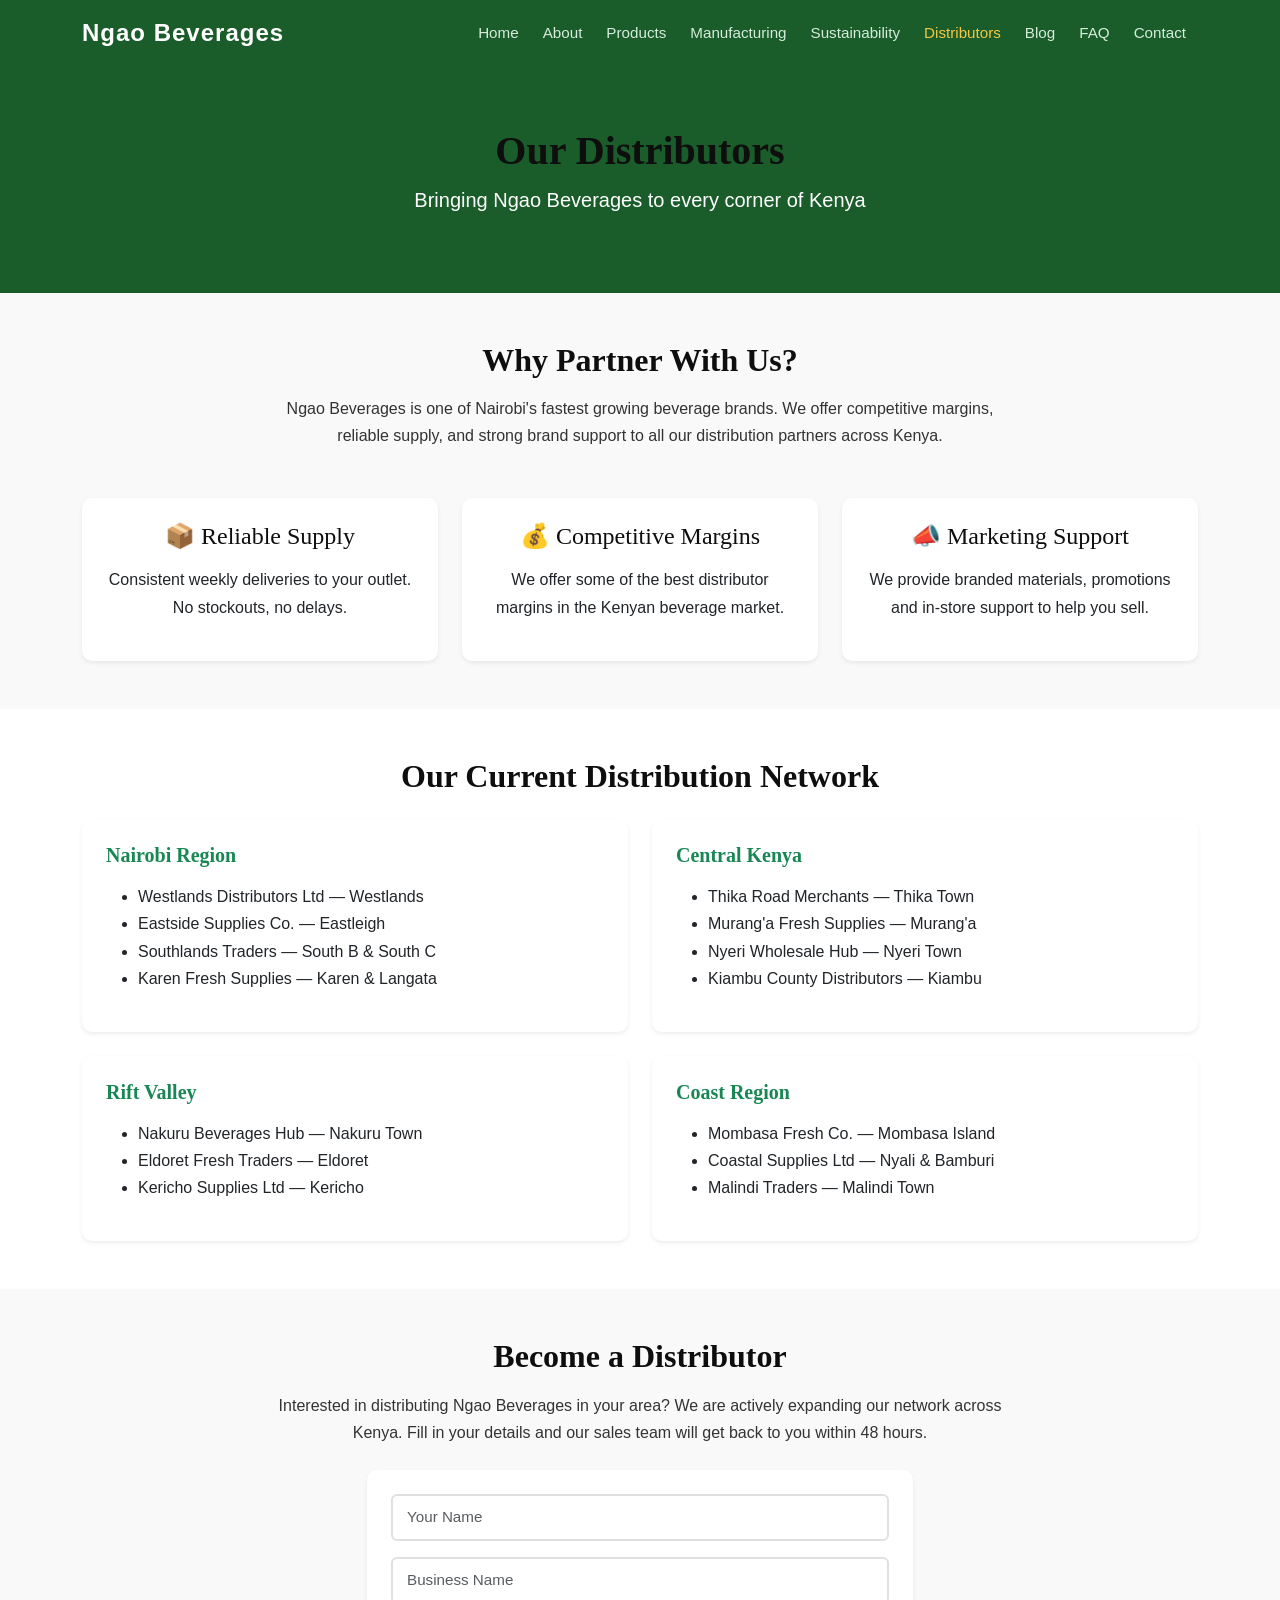
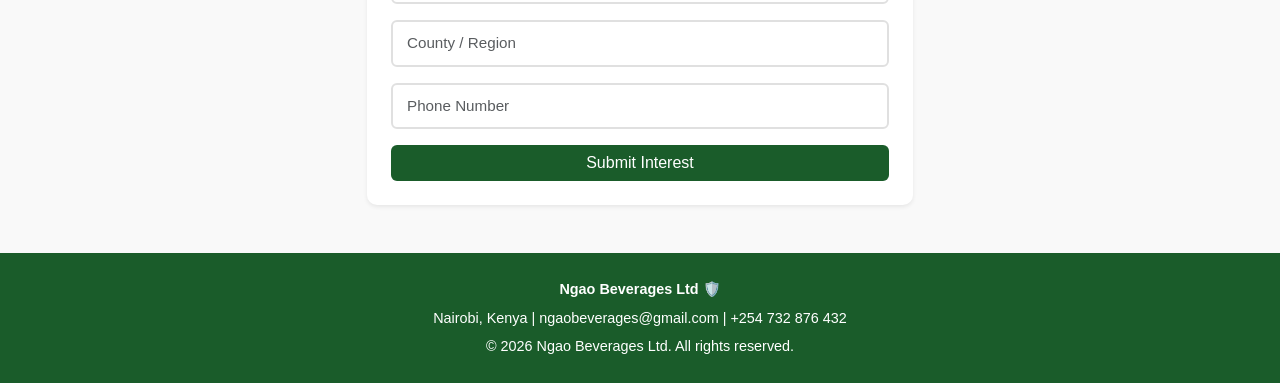
<file: distributors.html>
<!DOCTYPE html>
<html lang="en">
<head>
    <meta charset="UTF-8">
    <meta name="viewport" content="width=device-width, initial-scale=1.0">
    <title>Distributors | Ngao Beverages Ltd</title>
    <link href="https://cdn.jsdelivr.net/npm/bootstrap@5.3.0/dist/css/bootstrap.min.css" rel="stylesheet">
    <link rel="stylesheet" href="css/style.css">
</head>
<body>

    <nav class="navbar navbar-expand-lg navbar-dark sticky-top" id="mainNav">
        <div class="container">
            <a class="navbar-brand fw-bold fs-4" href="index.html"> Ngao Beverages</a>
            <button class="navbar-toggler" type="button" data-bs-toggle="collapse" data-bs-target="#navMenu">
                <span class="navbar-toggler-icon"></span>
            </button>
            <div class="collapse navbar-collapse" id="navMenu">
                <ul class="navbar-nav ms-auto">
                    <li class="nav-item"><a class="nav-link" href="index.html">Home</a></li>
                    <li class="nav-item"><a class="nav-link" href="about.html">About</a></li>
                    <li class="nav-item"><a class="nav-link" href="products.html">Products</a></li>
                    <li class="nav-item"><a class="nav-link" href="manufacturing.html">Manufacturing</a></li>
                    <li class="nav-item"><a class="nav-link" href="sustainability.html">Sustainability</a></li>
                    <li class="nav-item"><a class="nav-link active" href="distributors.html">Distributors</a></li>
                    <li class="nav-item"><a class="nav-link" href="blog.html">Blog</a></li>
                    <li class="nav-item"><a class="nav-link" href="faq.html">FAQ</a></li>
                    <li class="nav-item"><a class="nav-link" href="contact.html">Contact</a></li>
                </ul>
            </div>
        </div>
    </nav>

    <section id="pageHeader" class="text-white text-center">
        <div class="container">
            <h1 class="fw-bold">Our Distributors</h1>
            <p class="lead">Bringing Ngao Beverages to every corner of Kenya</p>
        </div>
    </section>

    <section class="py-5 bg-light">
        <div class="container text-center">
            <h2 class="fw-bold">Why Partner With Us?</h2>
            <p class="mt-3 col-md-8 mx-auto">Ngao Beverages is one of Nairobi's fastest growing beverage brands. We offer competitive margins, reliable supply, and strong brand support to all our distribution partners across Kenya.</p>
            <div class="row g-4 mt-4">
                <div class="col-md-4">
                    <div class="card h-100 shadow-sm p-4 text-center">
                        <h4>📦 Reliable Supply</h4>
                        <p class="mt-2">Consistent weekly deliveries to your outlet. No stockouts, no delays.</p>
                    </div>
                </div>
                <div class="col-md-4">
                    <div class="card h-100 shadow-sm p-4 text-center">
                        <h4>💰 Competitive Margins</h4>
                        <p class="mt-2">We offer some of the best distributor margins in the Kenyan beverage market.</p>
                    </div>
                </div>
                <div class="col-md-4">
                    <div class="card h-100 shadow-sm p-4 text-center">
                        <h4>📣 Marketing Support</h4>
                        <p class="mt-2">We provide branded materials, promotions and in-store support to help you sell.</p>
                    </div>
                </div>
            </div>
        </div>
    </section>

    <section class="py-5">
        <div class="container">
            <h2 class="fw-bold text-center mb-4">Our Current Distribution Network</h2>
            <div class="row g-4">
                <div class="col-md-6">
                    <div class="card h-100 shadow-sm p-4">
                        <h5 class="fw-bold text-success">Nairobi Region</h5>
                        <ul class="mt-2">
                            <li>Westlands Distributors Ltd — Westlands</li>
                            <li>Eastside Supplies Co. — Eastleigh</li>
                            <li>Southlands Traders — South B & South C</li>
                            <li>Karen Fresh Supplies — Karen & Langata</li>
                        </ul>
                    </div>
                </div>
                <div class="col-md-6">
                    <div class="card h-100 shadow-sm p-4">
                        <h5 class="fw-bold text-success">Central Kenya</h5>
                        <ul class="mt-2">
                            <li>Thika Road Merchants — Thika Town</li>
                            <li>Murang'a Fresh Supplies — Murang'a</li>
                            <li>Nyeri Wholesale Hub — Nyeri Town</li>
                            <li>Kiambu County Distributors — Kiambu</li>
                        </ul>
                    </div>
                </div>
                <div class="col-md-6">
                    <div class="card h-100 shadow-sm p-4">
                        <h5 class="fw-bold text-success">Rift Valley</h5>
                        <ul class="mt-2">
                            <li>Nakuru Beverages Hub — Nakuru Town</li>
                            <li>Eldoret Fresh Traders — Eldoret</li>
                            <li>Kericho Supplies Ltd — Kericho</li>
                        </ul>
                    </div>
                </div>
                <div class="col-md-6">
                    <div class="card h-100 shadow-sm p-4">
                        <h5 class="fw-bold text-success">Coast Region</h5>
                        <ul class="mt-2">
                            <li>Mombasa Fresh Co. — Mombasa Island</li>
                            <li>Coastal Supplies Ltd — Nyali & Bamburi</li>
                            <li>Malindi Traders — Malindi Town</li>
                        </ul>
                    </div>
                </div>
            </div>
        </div>
    </section>

    <section class="py-5 bg-light">
        <div class="container text-center">
            <h2 class="fw-bold">Become a Distributor</h2>
            <p class="mt-3 col-md-8 mx-auto">Interested in distributing Ngao Beverages in your area? We are actively expanding our network across Kenya. Fill in your details and our sales team will get back to you within 48 hours.</p>
            <div class="row justify-content-center mt-4">
                <div class="col-md-6">
                    <div class="card shadow-sm p-4">

                        <!-- Success alert shown after valid submission -->
                        <div id="distSuccessAlert" style="display:none; background:#d4edda; border:1px solid #1a5c2a; border-radius:8px; padding:16px 20px; color:#1a5c2a; font-weight:600; margin-bottom:16px;">
                            ✅ Thank you! Our sales team will contact you within 48 hours.
                        </div>

                        <!-- Distributor application form -->
                        <form id="distributorForm">
                            <div class="mb-3">
                                <input type="text" class="form-control" placeholder="Your Name">
                            </div>
                            <div class="mb-3">
                                <input type="text" class="form-control" placeholder="Business Name">
                            </div>
                            <div class="mb-3">
                                <input type="text" class="form-control" placeholder="County / Region">
                            </div>
                            <div class="mb-3">
                                <input type="text" class="form-control" placeholder="Phone Number">
                            </div>
                            <button type="button" id="distSubmitBtn" class="btn btn-success w-100">Submit Interest</button>
                        </form>

                    </div>
                </div>
            </div>
        </div>
    </section>

    <footer class="py-4 text-white text-center" id="mainFooter">
        <div class="container">
            <p class="mb-1 fw-bold">Ngao Beverages Ltd 🛡️</p>
            <p class="mb-1">Nairobi, Kenya | ngaobeverages@gmail.com | +254 732 876 432</p>
            <p class="mb-0">&copy; 2026 Ngao Beverages Ltd. All rights reserved.</p>
        </div>
    </footer>

    <script src="https://cdn.jsdelivr.net/npm/bootstrap@5.3.0/dist/js/bootstrap.bundle.min.js"></script>
    <script src="main.js"></script>
</body>
</html>
</file>
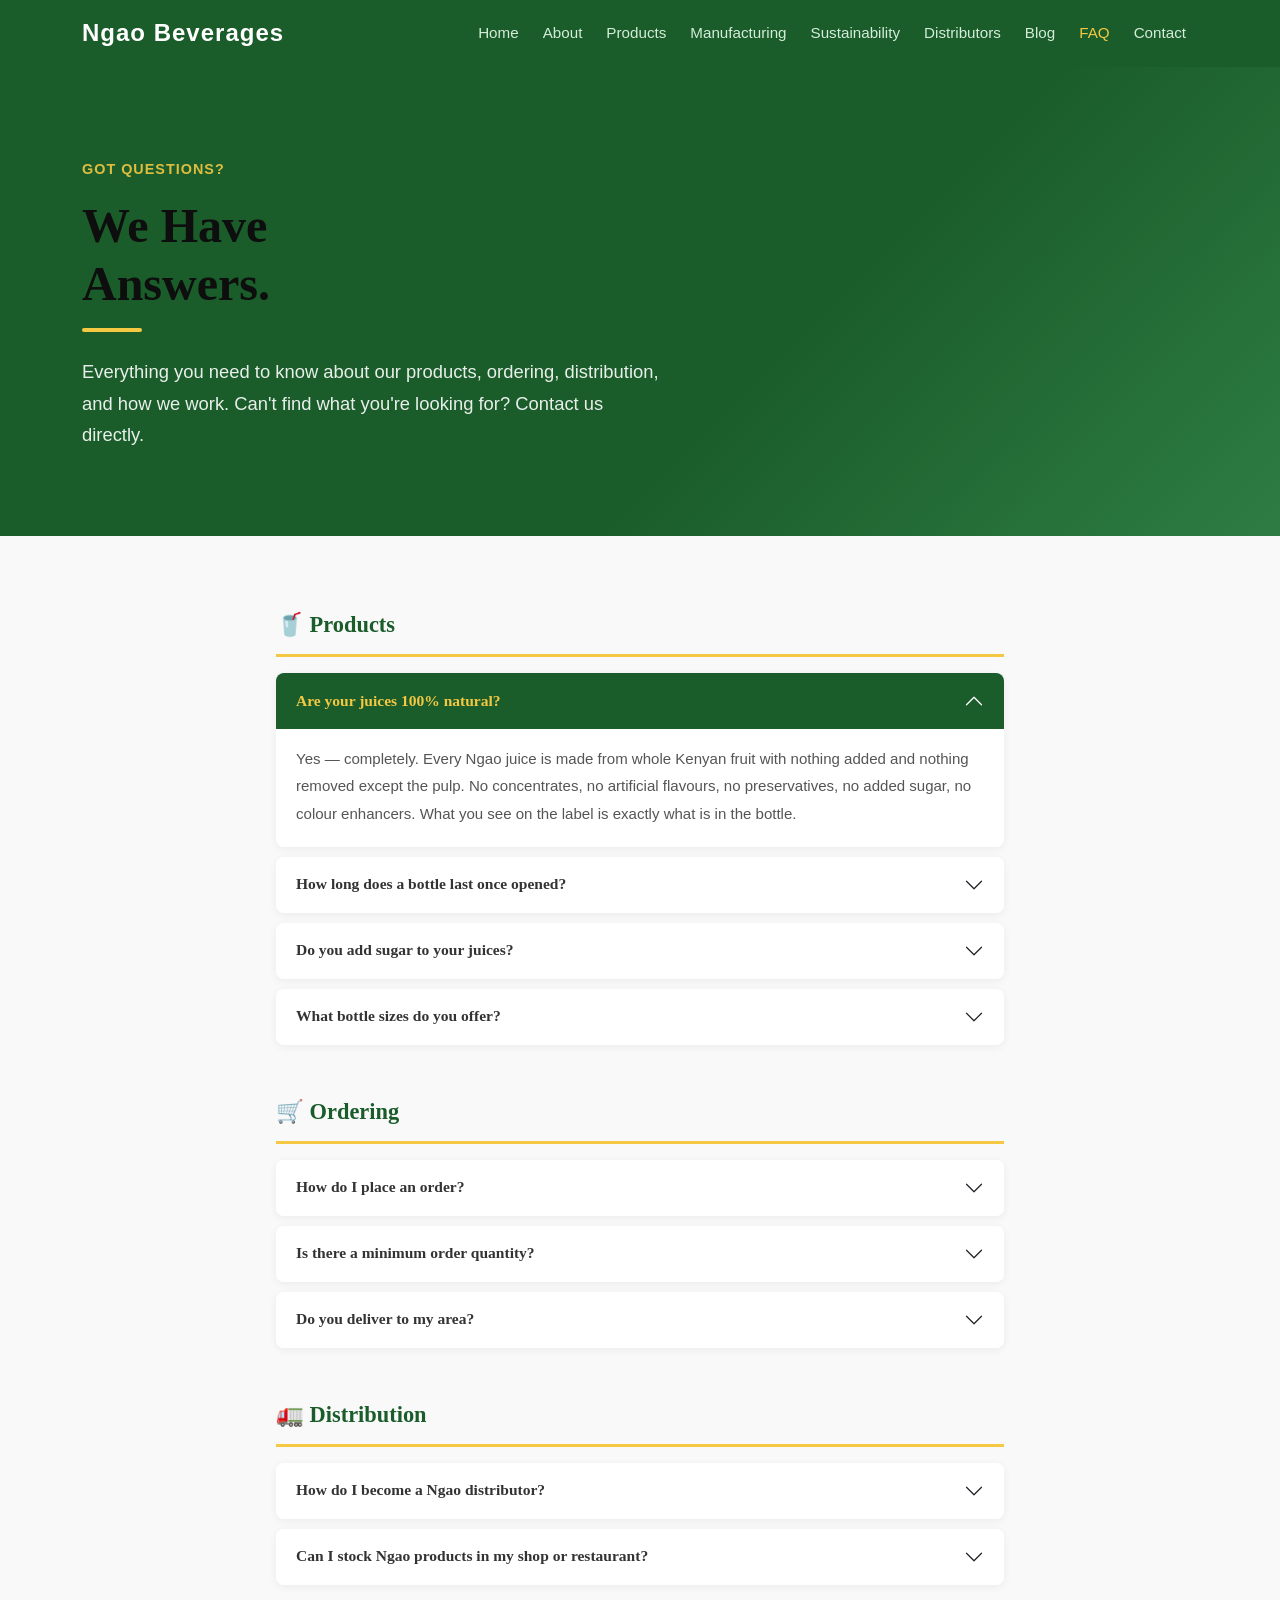
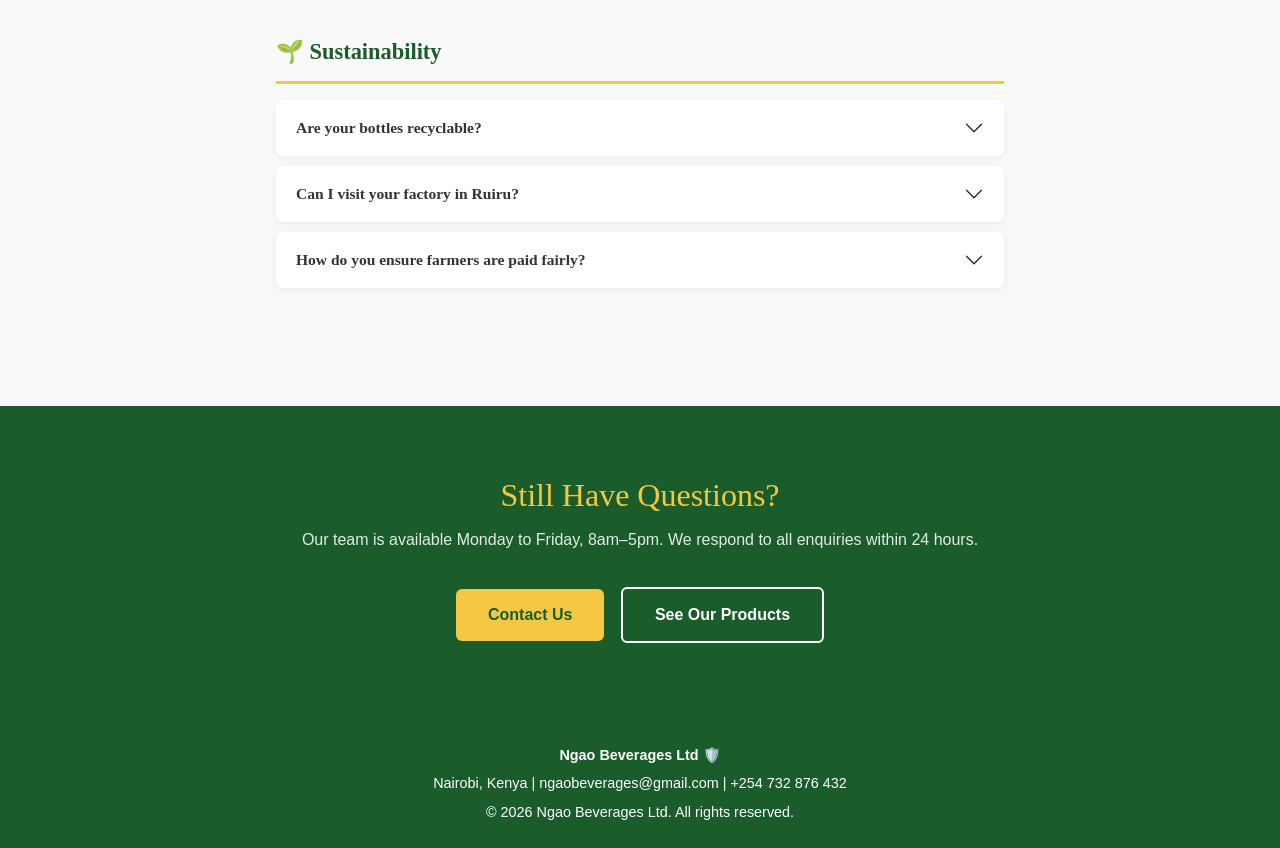
<file: faq.html>
<!DOCTYPE html>
<html lang="en">
<head>
    <meta charset="UTF-8">
    <meta name="viewport" content="width=device-width, initial-scale=1.0">
    <meta name="description" content="Frequently asked questions about Ngao Beverages Ltd — our products, ordering, distribution, and sustainability practices.">
    <title>FAQ | Ngao Beverages Ltd</title>
    <link href="https://cdn.jsdelivr.net/npm/bootstrap@5.3.0/dist/css/bootstrap.min.css" rel="stylesheet">
    <link rel="stylesheet" href="css/style.css">
    
</head>
<body>

    
    <nav class="navbar navbar-expand-lg navbar-dark sticky-top" id="mainNav">
        <div class="container">
            <a class="navbar-brand fw-bold fs-4" href="index.html"> Ngao Beverages</a>
            <button class="navbar-toggler" type="button" data-bs-toggle="collapse" data-bs-target="#navMenu">
                <span class="navbar-toggler-icon"></span>
            </button>
            <div class="collapse navbar-collapse" id="navMenu">
                <ul class="navbar-nav ms-auto">
                    <li class="nav-item"><a class="nav-link" href="index.html">Home</a></li>
                    <li class="nav-item"><a class="nav-link" href="about.html">About</a></li>
                    <li class="nav-item"><a class="nav-link" href="products.html">Products</a></li>
                    <li class="nav-item"><a class="nav-link" href="manufacturing.html">Manufacturing</a></li>
                    <li class="nav-item"><a class="nav-link" href="sustainability.html">Sustainability</a></li>
                    <li class="nav-item"><a class="nav-link" href="distributors.html">Distributors</a></li>
                    <li class="nav-item"><a class="nav-link" href="blog.html">Blog</a></li>
                    <li class="nav-item"><a class="nav-link active" href="faq.html">FAQ</a></li>
                    <li class="nav-item"><a class="nav-link" href="contact.html">Contact</a></li>
                </ul>
            </div>
        </div>
    </nav>

    <!-- HERO: FAQ page banner -->
    <section class="faq-hero">
        <div class="container">
            <p class="text-uppercase fw-semibold" style="color:#f4c842; letter-spacing:1px; font-size:0.9rem;">Got Questions?</p>
            <h1>We Have<br>Answers.</h1>
            <div class="accent-bar"></div>
            <p>Everything you need to know about our products, ordering, distribution, and how we work. Can't find what you're looking for? Contact us directly.</p>
        </div>
    </section>

    <!-- FAQ ACCORDIONS: grouped by category -->
    <section class="faq-section">
        <div class="container">
            <div class="row g-5">
                <div class="col-lg-8 mx-auto">

                    <!-- Category: Products -->
                    <div class="mb-5">
                        <div class="faq-category-title">🥤 Products</div>
                        <div class="accordion" id="productsAccordion">

                            <!-- FAQ: Are juices 100% natural -->
                            <div class="accordion-item">
                                <h2 class="accordion-header">
                                    <button class="accordion-button" type="button" data-bs-toggle="collapse" data-bs-target="#faq1">
                                        Are your juices 100% natural?
                                    </button>
                                </h2>
                                <div id="faq1" class="accordion-collapse collapse show" data-bs-parent="#productsAccordion">
                                    <div class="accordion-body">
                                        Yes — completely. Every Ngao juice is made from whole Kenyan fruit with nothing added and nothing removed except the pulp. No concentrates, no artificial flavours, no preservatives, no added sugar, no colour enhancers. What you see on the label is exactly what is in the bottle.
                                    </div>
                                </div>
                            </div>

                            <!-- FAQ: How long does a bottle last -->
                            <div class="accordion-item">
                                <h2 class="accordion-header">
                                    <button class="accordion-button collapsed" type="button" data-bs-toggle="collapse" data-bs-target="#faq2">
                                        How long does a bottle last once opened?
                                    </button>
                                </h2>
                                <div id="faq2" class="accordion-collapse collapse" data-bs-parent="#productsAccordion">
                                    <div class="accordion-body">
                                        Once opened, Ngao juices should be consumed within 2–3 days and kept refrigerated at all times. Because we use no preservatives, the juice is at its nutritional peak within the first 24 hours of opening. Unopened, our juices have a shelf life of 18–21 days when kept between 2–4°C.
                                    </div>
                                </div>
                            </div>

                            <!-- FAQ: Do you add sugar -->
                            <div class="accordion-item">
                                <h2 class="accordion-header">
                                    <button class="accordion-button collapsed" type="button" data-bs-toggle="collapse" data-bs-target="#faq3">
                                        Do you add sugar to your juices?
                                    </button>
                                </h2>
                                <div id="faq3" class="accordion-collapse collapse" data-bs-parent="#productsAccordion">
                                    <div class="accordion-body">
                                        Never. The sweetness in our juices comes entirely from the natural sugars in the fruit. We source high-quality, ripe fruit specifically to ensure the natural flavour is rich enough to stand on its own — no sweetener needed.
                                    </div>
                                </div>
                            </div>

                            <!-- FAQ: What sizes are available -->
                            <div class="accordion-item">
                                <h2 class="accordion-header">
                                    <button class="accordion-button collapsed" type="button" data-bs-toggle="collapse" data-bs-target="#faq4">
                                        What bottle sizes do you offer?
                                    </button>
                                </h2>
                                <div id="faq4" class="accordion-collapse collapse" data-bs-parent="#productsAccordion">
                                    <div class="accordion-body">
                                        All three products — Mango Bliss, Dhahabu Orange, and Pwani Pineapple — are available in 250ml, 500ml, and 1 litre bottles. Minimum orders vary by distributor region. Contact us or your regional distributor for bulk and catering pricing.
                                    </div>
                                </div>
                            </div>

                        </div>
                    </div>

                    <!-- Category: Ordering -->
                    <div class="mb-5">
                        <div class="faq-category-title">🛒 Ordering</div>
                        <div class="accordion" id="orderingAccordion">

                            <!-- FAQ: How to order -->
                            <div class="accordion-item">
                                <h2 class="accordion-header">
                                    <button class="accordion-button collapsed" type="button" data-bs-toggle="collapse" data-bs-target="#faq5">
                                        How do I place an order?
                                    </button>
                                </h2>
                                <div id="faq5" class="accordion-collapse collapse" data-bs-parent="#orderingAccordion">
                                    <div class="accordion-body">
                                        Orders can be placed by contacting us directly via phone (+254 700 000 000), email (info@ngaobeverages.co.ke), or through our contact form on this website. For retail orders, we recommend going through your nearest regional distributor for faster processing and delivery.
                                    </div>
                                </div>
                            </div>

                            <!-- FAQ: Minimum order -->
                            <div class="accordion-item">
                                <h2 class="accordion-header">
                                    <button class="accordion-button collapsed" type="button" data-bs-toggle="collapse" data-bs-target="#faq6">
                                        Is there a minimum order quantity?
                                    </button>
                                </h2>
                                <div id="faq6" class="accordion-collapse collapse" data-bs-parent="#orderingAccordion">
                                    <div class="accordion-body">
                                        Minimum orders depend on your region and distributor. Generally, regional distributors require a minimum of 30–50 units per SKU per order. For direct orders from Ngao, the minimum is a full carton per product line. Individual consumers can find our products at retail stockists across Kenya.
                                    </div>
                                </div>
                            </div>

                            <!-- FAQ: Do you deliver -->
                            <div class="accordion-item">
                                <h2 class="accordion-header">
                                    <button class="accordion-button collapsed" type="button" data-bs-toggle="collapse" data-bs-target="#faq7">
                                        Do you deliver to my area?
                                    </button>
                                </h2>
                                <div id="faq7" class="accordion-collapse collapse" data-bs-parent="#orderingAccordion">
                                    <div class="accordion-body">
                                        We currently deliver to Nairobi (same day), Mombasa, Kisumu, Nakuru, and Eldoret (48 hours). If you are in a county not yet covered by our network, contact us — we are expanding our distribution footprint and may be able to arrange delivery or connect you with a nearby stockist.
                                    </div>
                                </div>
                            </div>

                        </div>
                    </div>

                    <!-- Category: Distribution -->
                    <div class="mb-5">
                        <div class="faq-category-title">🚛 Distribution</div>
                        <div class="accordion" id="distAccordion">

                            <!-- FAQ: Become a distributor -->
                            <div class="accordion-item">
                                <h2 class="accordion-header">
                                    <button class="accordion-button collapsed" type="button" data-bs-toggle="collapse" data-bs-target="#faq8">
                                        How do I become a Ngao distributor?
                                    </button>
                                </h2>
                                <div id="faq8" class="accordion-collapse collapse" data-bs-parent="#distAccordion">
                                    <div class="accordion-body">
                                        We are actively expanding our distributor network. To apply, contact us via email or the contact form and select "Distributor Application" as your subject. Our Sales Manager, Brian Kipchoge, will schedule a call to assess your region, cold-chain capability, and distribution reach. Approved distributors receive full onboarding, product training, and point-of-sale materials.
                                    </div>
                                </div>
                            </div>

                            <!-- FAQ: Stock Ngao in our store -->
                            <div class="accordion-item">
                                <h2 class="accordion-header">
                                    <button class="accordion-button collapsed" type="button" data-bs-toggle="collapse" data-bs-target="#faq9">
                                        Can I stock Ngao products in my shop or restaurant?
                                    </button>
                                </h2>
                                <div id="faq9" class="accordion-collapse collapse" data-bs-parent="#distAccordion">
                                    <div class="accordion-body">
                                        Absolutely. We supply supermarkets, restaurants, hotels, cafes, and independent retailers. Contact your nearest regional distributor or reach out to us directly. We can usually get you stocked and receiving deliveries within one week of agreeing terms.
                                    </div>
                                </div>
                            </div>

                        </div>
                    </div>

                    <!-- Category: Sustainability -->
                    <div class="mb-5">
                        <div class="faq-category-title">🌱 Sustainability</div>
                        <div class="accordion" id="susAccordion">

                            <!-- FAQ: Are bottles recyclable -->
                            <div class="accordion-item">
                                <h2 class="accordion-header">
                                    <button class="accordion-button collapsed" type="button" data-bs-toggle="collapse" data-bs-target="#faq10">
                                        Are your bottles recyclable?
                                    </button>
                                </h2>
                                <div id="faq10" class="accordion-collapse collapse" data-bs-parent="#susAccordion">
                                    <div class="accordion-body">
                                        Yes. Since 2022, all Ngao bottles are made from 100% recyclable PET plastic that is accepted by Nairobi's recycling infrastructure. Our labels use water-based inks with no heavy metals, making them safe for recycling. We are also piloting returnable glass bottles with select retailers, with a wider rollout planned for 2027.
                                    </div>
                                </div>
                            </div>

                            <!-- FAQ: Can I visit the factory -->
                            <div class="accordion-item">
                                <h2 class="accordion-header">
                                    <button class="accordion-button collapsed" type="button" data-bs-toggle="collapse" data-bs-target="#faq11">
                                        Can I visit your factory in Ruiru?
                                    </button>
                                </h2>
                                <div id="faq11" class="accordion-collapse collapse" data-bs-parent="#susAccordion">
                                    <div class="accordion-body">
                                        Yes — we welcome visits from retailers, distributors, institutional partners, and students. Visits must be arranged in advance. Use our contact form and select "Book a Factory Visit" as your subject. Our team will confirm a suitable date and send you directions to our Ruiru facility.
                                    </div>
                                </div>
                            </div>

                            <!-- FAQ: Do you work with farmers fairly -->
                            <div class="accordion-item">
                                <h2 class="accordion-header">
                                    <button class="accordion-button collapsed" type="button" data-bs-toggle="collapse" data-bs-target="#faq12">
                                        How do you ensure farmers are paid fairly?
                                    </button>
                                </h2>
                                <div id="faq12" class="accordion-collapse collapse" data-bs-parent="#susAccordion">
                                    <div class="accordion-body">
                                        We set our farm-gate prices at a minimum of 15% above the prevailing market rate and publish these rates to all farmers before the harvest season begins. Payment is made within three days of fruit collection — with no deductions for brokerage or transport, as we handle both ourselves. Two farmer representatives sit on our sustainability working group and have a direct line to our CEO.
                                    </div>
                                </div>
                            </div>

                        </div>
                    </div>

                </div>
            </div>
        </div>
    </section>

    <!-- CTA: still have questions -->
    <section class="faq-cta">
        <div class="container">
            <h2>Still Have Questions?</h2>
            <p>Our team is available Monday to Friday, 8am–5pm. We respond to all enquiries within 24 hours.</p>
            <a href="contact.html" class="btn-yellow">Contact Us</a>
            <a href="products.html" class="btn-white-outline">See Our Products</a>
        </div>
    </section>

    <!-- FOOTER: site-wide footer with contact info -->
    <footer class="py-4 text-white text-center" id="mainFooter">
        <div class="container">
            <p class="mb-1 fw-bold">Ngao Beverages Ltd 🛡️</p>
            <p class="mb-1">Nairobi, Kenya |  ngaobeverages@gmail.com | +254 732 876 432</p>
            <p class="mb-0">&copy; 2026 Ngao Beverages Ltd. All rights reserved.</p>
        </div>
    </footer>

    <script src="https://cdn.jsdelivr.net/npm/bootstrap@5.3.0/dist/js/bootstrap.bundle.min.js"></script>
    <script src="main.js"></script>
</body>
</html>
</file>
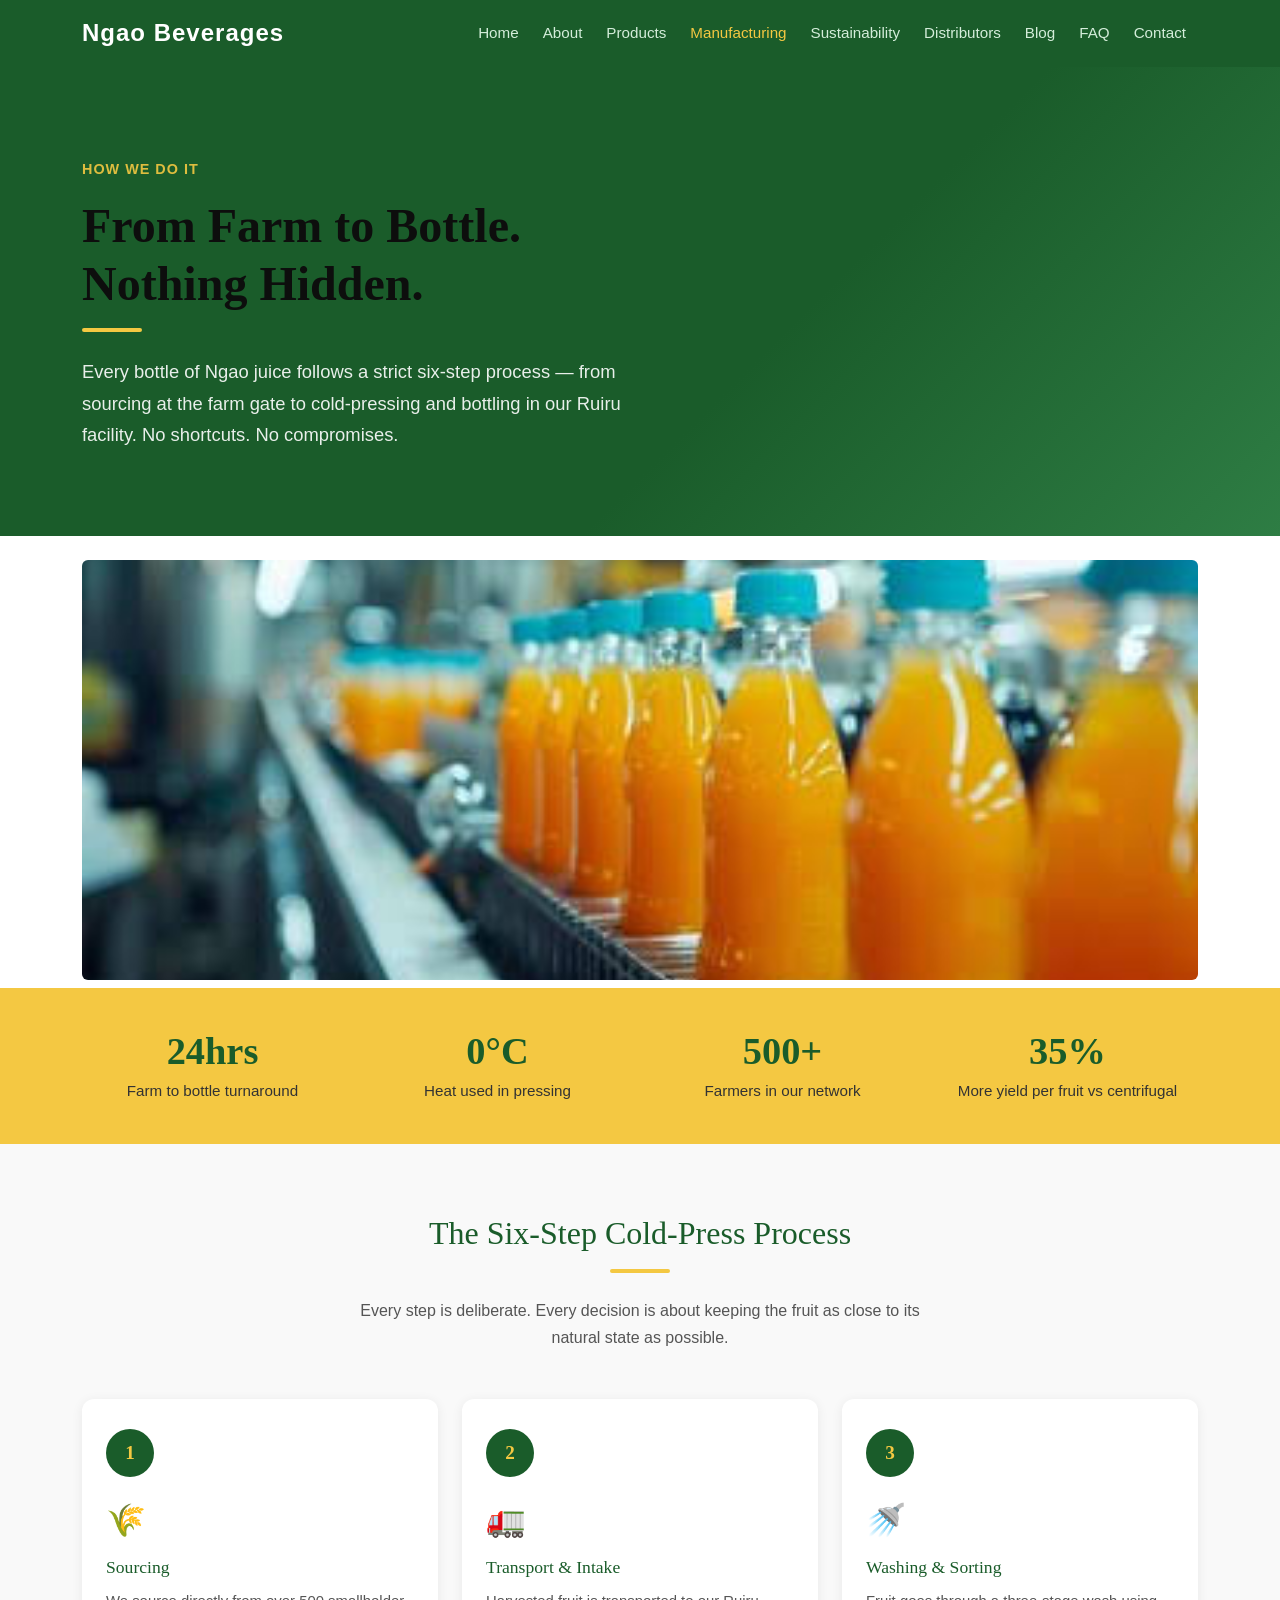
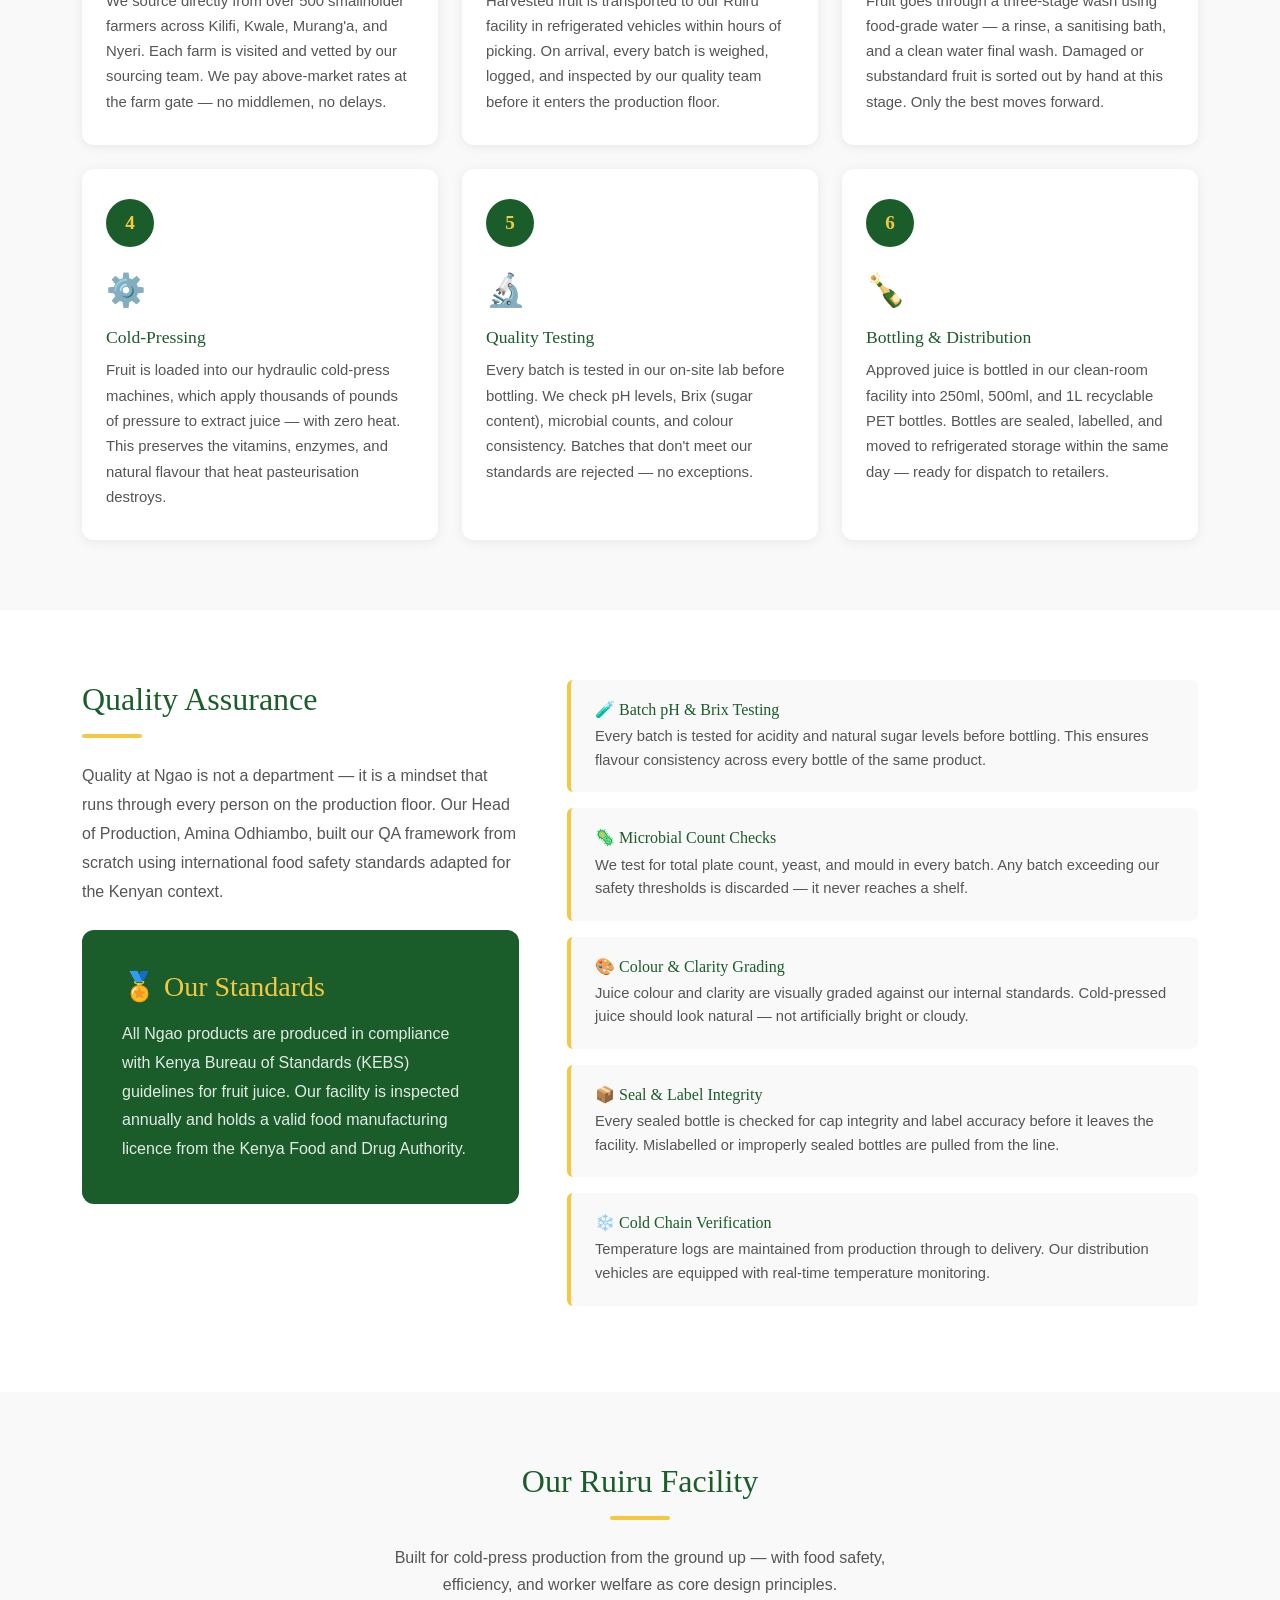
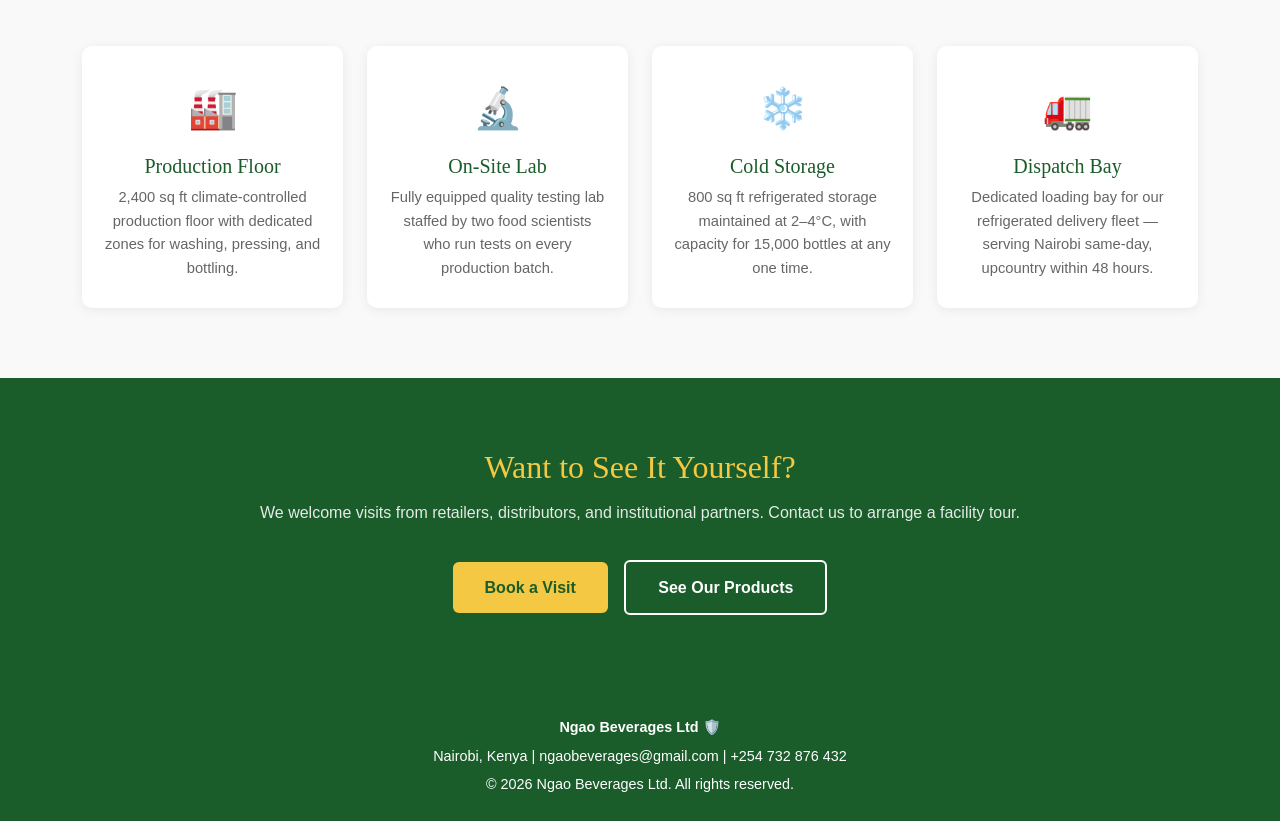
<file: manufacturing.html>
<!DOCTYPE html>
<html lang="en">
<head>
    <meta charset="UTF-8">
    <meta name="viewport" content="width=device-width, initial-scale=1.0">
    <meta name="description" content="Discover how Ngao Beverages Ltd cold-presses Kenyan fruit from farm to bottle — our full manufacturing process explained.">
    <title>Manufacturing | Ngao Beverages Ltd</title>
    <link href="https://cdn.jsdelivr.net/npm/bootstrap@5.3.0/dist/css/bootstrap.min.css" rel="stylesheet">
    <link rel="stylesheet" href="css/style.css">
    
</head>
<body>

    <!-- NAVBAR -->
    <nav class="navbar navbar-expand-lg navbar-dark sticky-top" id="mainNav">
        <div class="container">
            <a class="navbar-brand fw-bold fs-4" href="index.html"> Ngao Beverages</a>
            <button class="navbar-toggler" type="button" data-bs-toggle="collapse" data-bs-target="#navMenu">
                <span class="navbar-toggler-icon"></span>
            </button>
            <div class="collapse navbar-collapse" id="navMenu">
                <ul class="navbar-nav ms-auto">
                    <li class="nav-item"><a class="nav-link" href="index.html">Home</a></li>
                    <li class="nav-item"><a class="nav-link" href="about.html">About</a></li>
                    <li class="nav-item"><a class="nav-link" href="products.html">Products</a></li>
                    <li class="nav-item"><a class="nav-link active" href="manufacturing.html">Manufacturing</a></li>
                    <li class="nav-item"><a class="nav-link" href="sustainability.html">Sustainability</a></li>
                    <li class="nav-item"><a class="nav-link" href="distributors.html">Distributors</a></li>
                    <li class="nav-item"><a class="nav-link" href="blog.html">Blog</a></li>
                    <li class="nav-item"><a class="nav-link" href="faq.html">FAQ</a></li>
                    <li class="nav-item"><a class="nav-link" href="contact.html">Contact</a></li>
                </ul>
            </div>
        </div>
    </nav>

    <!-- HERO -->
    <section class="mfg-hero">
        <div class="container">
            <p class="text-uppercase fw-semibold" style="color:#f4c842; letter-spacing:1px; font-size:0.9rem;">How We Do It</p>
            <h1>From Farm to Bottle.<br>Nothing Hidden.</h1>
            <div class="accent-bar"></div>
            <p>Every bottle of Ngao juice follows a strict six-step process — from sourcing at the farm gate to cold-pressing and bottling in our Ruiru facility. No shortcuts. No compromises.</p>
        </div>
    </section>

    <!-- FACTORY IMAGE -->
    <div class="container mt-4 mb-2">
        <img src="images/factory.jpg" alt="Ngao Beverages Ruiru production facility" class="img-fluid rounded" style="width:100%; max-height:420px; object-fit:cover;">
    </div>

    <!-- STATS STRIP -->
    <div class="stats-strip">
        <div class="container">
            <div class="row text-center g-4">
                <div class="col-6 col-md-3 stat-item">
                    <h3>24hrs</h3>
                    <p>Farm to bottle turnaround</p>
                </div>
                <div class="col-6 col-md-3 stat-item">
                    <h3>0°C</h3>
                    <p>Heat used in pressing</p>
                </div>
                <div class="col-6 col-md-3 stat-item">
                    <h3>500+</h3>
                    <p>Farmers in our network</p>
                </div>
                <div class="col-6 col-md-3 stat-item">
                    <h3>35%</h3>
                    <p>More yield per fruit vs centrifugal</p>
                </div>
            </div>
        </div>
    </div>

    <!-- PROCESS SECTION -->
    <section class="process-section">
        <div class="container">
            <div class="text-center mb-5">
                <h2>The Six-Step Cold-Press Process</h2>
                <div class="accent-bar mx-auto"></div>
                <p style="color:#555; max-width:560px; margin:0 auto;">Every step is deliberate. Every decision is about keeping the fruit as close to its natural state as possible.</p>
            </div>
            <div class="row g-4">
                <div class="col-md-4">
                    <div class="process-step">
                        <div class="step-number">1</div>
                        <div class="step-icon">🌾</div>
                        <h5>Sourcing</h5>
                        <p>We source directly from over 500 smallholder farmers across Kilifi, Kwale, Murang'a, and Nyeri. Each farm is visited and vetted by our sourcing team. We pay above-market rates at the farm gate — no middlemen, no delays.</p>
                    </div>
                </div>
                <div class="col-md-4">
                    <div class="process-step">
                        <div class="step-number">2</div>
                        <div class="step-icon">🚛</div>
                        <h5>Transport & Intake</h5>
                        <p>Harvested fruit is transported to our Ruiru facility in refrigerated vehicles within hours of picking. On arrival, every batch is weighed, logged, and inspected by our quality team before it enters the production floor.</p>
                    </div>
                </div>
                <div class="col-md-4">
                    <div class="process-step">
                        <div class="step-number">3</div>
                        <div class="step-icon">🚿</div>
                        <h5>Washing & Sorting</h5>
                        <p>Fruit goes through a three-stage wash using food-grade water — a rinse, a sanitising bath, and a clean water final wash. Damaged or substandard fruit is sorted out by hand at this stage. Only the best moves forward.</p>
                    </div>
                </div>
                <div class="col-md-4">
                    <div class="process-step">
                        <div class="step-number">4</div>
                        <div class="step-icon">⚙️</div>
                        <h5>Cold-Pressing</h5>
                        <p>Fruit is loaded into our hydraulic cold-press machines, which apply thousands of pounds of pressure to extract juice — with zero heat. This preserves the vitamins, enzymes, and natural flavour that heat pasteurisation destroys.</p>
                    </div>
                </div>
                <div class="col-md-4">
                    <div class="process-step">
                        <div class="step-number">5</div>
                        <div class="step-icon">🔬</div>
                        <h5>Quality Testing</h5>
                        <p>Every batch is tested in our on-site lab before bottling. We check pH levels, Brix (sugar content), microbial counts, and colour consistency. Batches that don't meet our standards are rejected — no exceptions.</p>
                    </div>
                </div>
                <div class="col-md-4">
                    <div class="process-step">
                        <div class="step-number">6</div>
                        <div class="step-icon">🍾</div>
                        <h5>Bottling & Distribution</h5>
                        <p>Approved juice is bottled in our clean-room facility into 250ml, 500ml, and 1L recyclable PET bottles. Bottles are sealed, labelled, and moved to refrigerated storage within the same day — ready for dispatch to retailers.</p>
                    </div>
                </div>
            </div>
        </div>
    </section>

    <!-- QUALITY ASSURANCE -->
    <section class="qa-section">
        <div class="container">
            <div class="row g-5 align-items-start">
                <div class="col-lg-5">
                    <h2>Quality Assurance</h2>
                    <div class="accent-bar"></div>
                    <p style="color:#555; line-height:1.8;">Quality at Ngao is not a department — it is a mindset that runs through every person on the production floor. Our Head of Production, Amina Odhiambo, built our QA framework from scratch using international food safety standards adapted for the Kenyan context.</p>
                    <div class="qa-callout mt-4">
                        <h3>🏅 Our Standards</h3>
                        <p>All Ngao products are produced in compliance with Kenya Bureau of Standards (KEBS) guidelines for fruit juice. Our facility is inspected annually and holds a valid food manufacturing licence from the Kenya Food and Drug Authority.</p>
                    </div>
                </div>
                <div class="col-lg-7">
                    <div class="qa-check">
                        <h6>🧪 Batch pH & Brix Testing</h6>
                        <p>Every batch is tested for acidity and natural sugar levels before bottling. This ensures flavour consistency across every bottle of the same product.</p>
                    </div>
                    <div class="qa-check">
                        <h6>🦠 Microbial Count Checks</h6>
                        <p>We test for total plate count, yeast, and mould in every batch. Any batch exceeding our safety thresholds is discarded — it never reaches a shelf.</p>
                    </div>
                    <div class="qa-check">
                        <h6>🎨 Colour & Clarity Grading</h6>
                        <p>Juice colour and clarity are visually graded against our internal standards. Cold-pressed juice should look natural — not artificially bright or cloudy.</p>
                    </div>
                    <div class="qa-check">
                        <h6>📦 Seal & Label Integrity</h6>
                        <p>Every sealed bottle is checked for cap integrity and label accuracy before it leaves the facility. Mislabelled or improperly sealed bottles are pulled from the line.</p>
                    </div>
                    <div class="qa-check">
                        <h6>❄️ Cold Chain Verification</h6>
                        <p>Temperature logs are maintained from production through to delivery. Our distribution vehicles are equipped with real-time temperature monitoring.</p>
                    </div>
                </div>
            </div>
        </div>
    </section>

    <!-- FACILITY -->
    <section class="facility-section">
        <div class="container">
            <div class="text-center mb-5">
                <h2>Our Ruiru Facility</h2>
                <div class="accent-bar mx-auto"></div>
                <p style="color:#555; max-width:560px; margin:0 auto;">Built for cold-press production from the ground up — with food safety, efficiency, and worker welfare as core design principles.</p>
            </div>
            <div class="row g-4">
                <div class="col-md-3 col-sm-6">
                    <div class="facility-card">
                        <div class="icon">🏭</div>
                        <h5>Production Floor</h5>
                        <p>2,400 sq ft climate-controlled production floor with dedicated zones for washing, pressing, and bottling.</p>
                    </div>
                </div>
                <div class="col-md-3 col-sm-6">
                    <div class="facility-card">
                        <div class="icon">🔬</div>
                        <h5>On-Site Lab</h5>
                        <p>Fully equipped quality testing lab staffed by two food scientists who run tests on every production batch.</p>
                    </div>
                </div>
                <div class="col-md-3 col-sm-6">
                    <div class="facility-card">
                        <div class="icon">❄️</div>
                        <h5>Cold Storage</h5>
                        <p>800 sq ft refrigerated storage maintained at 2–4°C, with capacity for 15,000 bottles at any one time.</p>
                    </div>
                </div>
                <div class="col-md-3 col-sm-6">
                    <div class="facility-card">
                        <div class="icon">🚛</div>
                        <h5>Dispatch Bay</h5>
                        <p>Dedicated loading bay for our refrigerated delivery fleet — serving Nairobi same-day, upcountry within 48 hours.</p>
                    </div>
                </div>
            </div>
        </div>
    </section>

    <!-- CTA -->
    <section class="mfg-cta">
        <div class="container">
            <h2>Want to See It Yourself?</h2>
            <p>We welcome visits from retailers, distributors, and institutional partners. Contact us to arrange a facility tour.</p>
            <a href="contact.html" class="btn-yellow">Book a Visit</a>
            <a href="products.html" class="btn-white-outline">See Our Products</a>
        </div>
    </section>

    <!-- FOOTER -->
    <footer class="py-4 text-white text-center" id="mainFooter">
        <div class="container">
            <p class="mb-1 fw-bold">Ngao Beverages Ltd 🛡️</p>
            <p class="mb-1">Nairobi, Kenya |  ngaobeverages@gmail.com | +254 732 876 432</p>
            <p class="mb-0">&copy; 2026 Ngao Beverages Ltd. All rights reserved.</p>
        </div>
    </footer>

    <script src="https://cdn.jsdelivr.net/npm/bootstrap@5.3.0/dist/js/bootstrap.bundle.min.js"></script>
    <script src="main.js"></script>
</body>
</html>
</file>
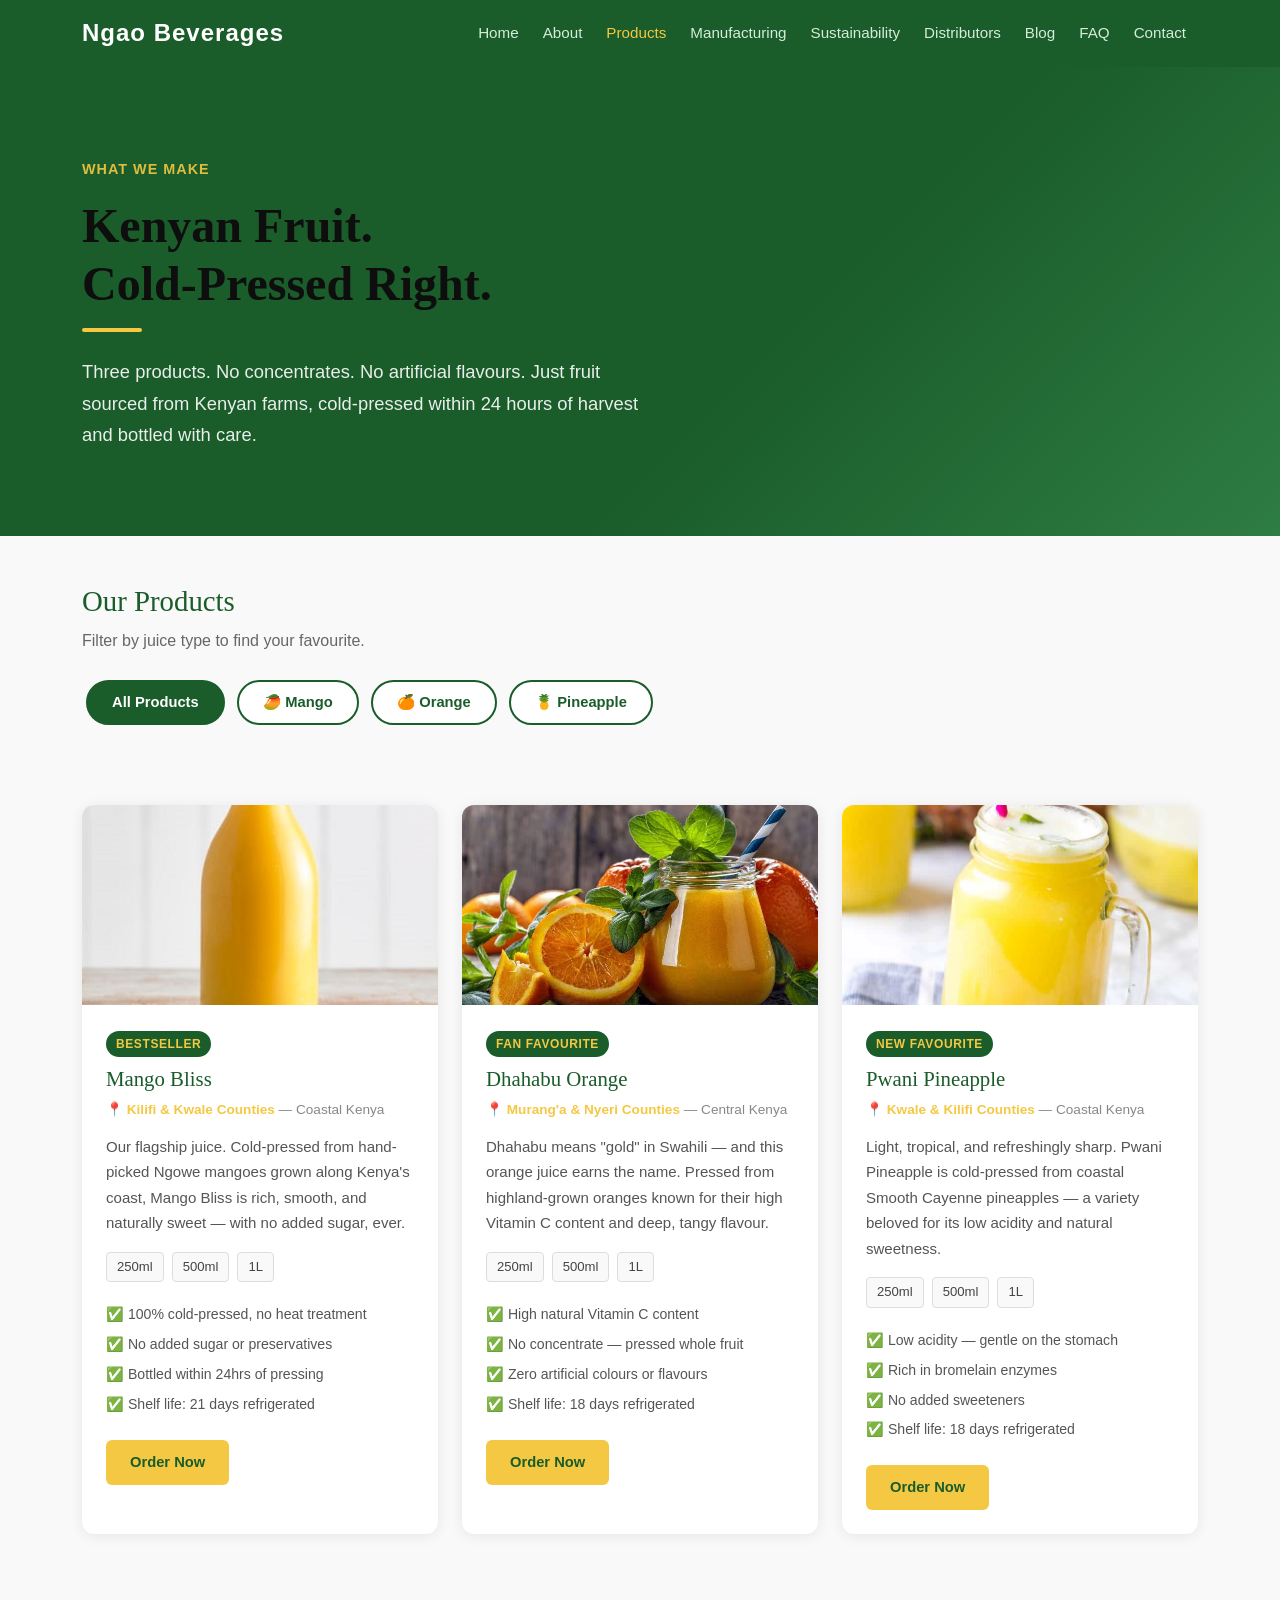
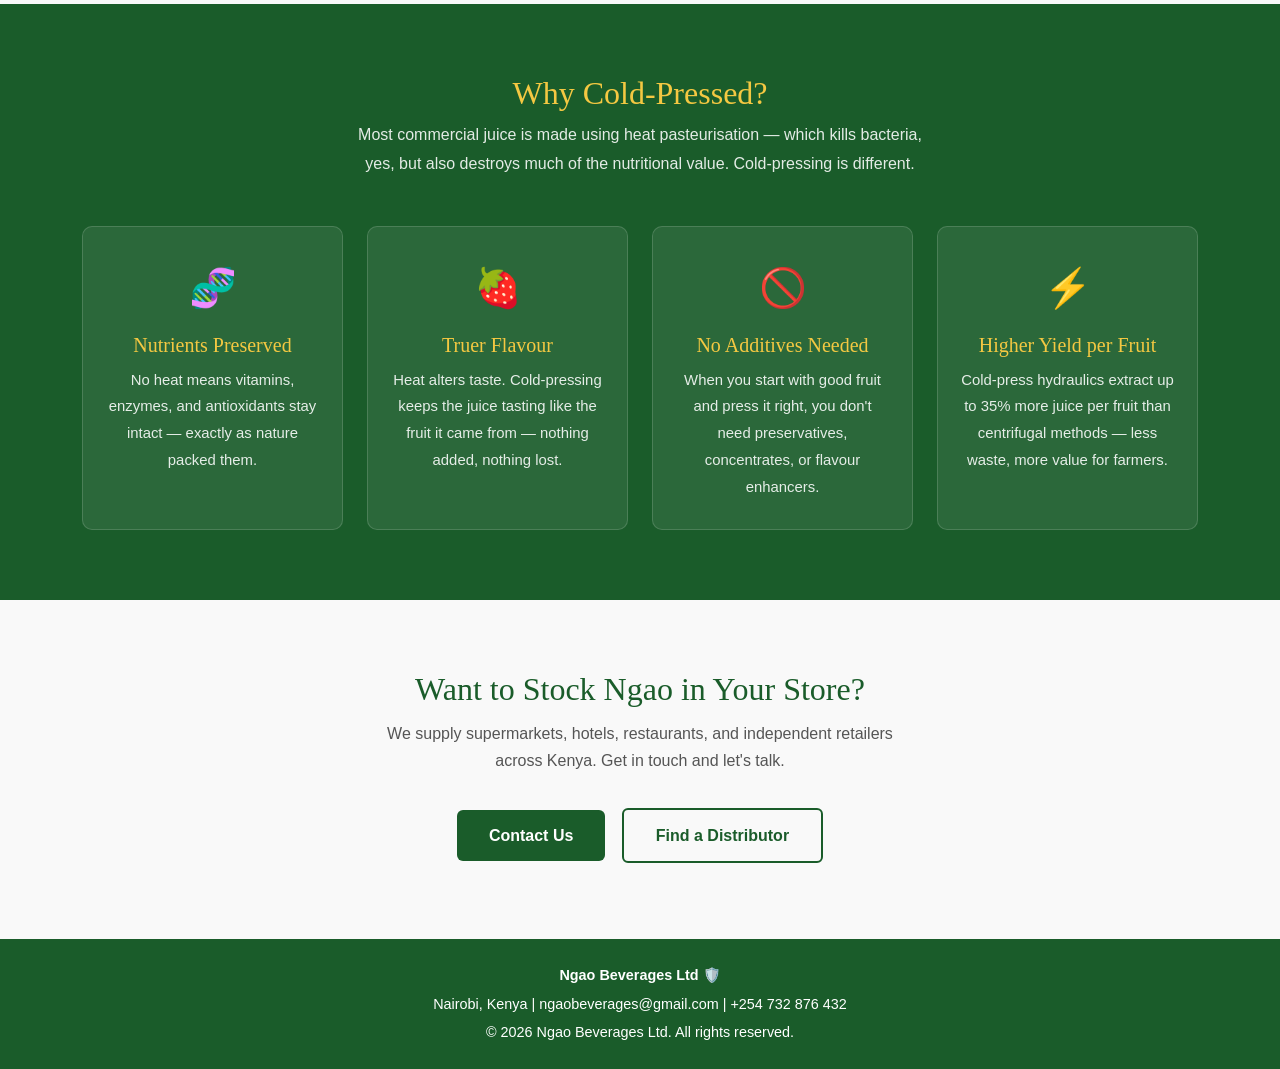
<file: products.html>
<!DOCTYPE html>
<html lang="en">
<head>
    <meta charset="UTF-8">
    <meta name="viewport" content="width=device-width, initial-scale=1.0">
    <meta name="description" content="Explore Ngao Beverages Ltd's range of cold-pressed Kenyan juices — Mango Bliss, Dhahabu Orange, and Pwani Pineapple.">
    <title>Our Products | Ngao Beverages Ltd</title>
    <link href="https://cdn.jsdelivr.net/npm/bootstrap@5.3.0/dist/css/bootstrap.min.css" rel="stylesheet">
    <link rel="stylesheet" href="css/style.css">
</head>
<body>

    <!-- NAVBAR -->
    <nav class="navbar navbar-expand-lg navbar-dark sticky-top" id="mainNav">
        <div class="container">
            <a class="navbar-brand fw-bold fs-4" href="index.html">Ngao Beverages</a>
            <button class="navbar-toggler" type="button" data-bs-toggle="collapse" data-bs-target="#navMenu">
                <span class="navbar-toggler-icon"></span>
            </button>
            <div class="collapse navbar-collapse" id="navMenu">
                <ul class="navbar-nav ms-auto">
                    <li class="nav-item"><a class="nav-link" href="index.html">Home</a></li>
                    <li class="nav-item"><a class="nav-link" href="about.html">About</a></li>
                    <li class="nav-item"><a class="nav-link active" href="products.html">Products</a></li>
                    <li class="nav-item"><a class="nav-link" href="manufacturing.html">Manufacturing</a></li>
                    <li class="nav-item"><a class="nav-link" href="sustainability.html">Sustainability</a></li>
                    <li class="nav-item"><a class="nav-link" href="distributors.html">Distributors</a></li>
                    <li class="nav-item"><a class="nav-link" href="blog.html">Blog</a></li>
                    <li class="nav-item"><a class="nav-link" href="faq.html">FAQ</a></li>
                    <li class="nav-item"><a class="nav-link" href="contact.html">Contact</a></li>
                </ul>
            </div>
        </div>
    </nav>

    <!-- HERO -->
    <section class="products-hero">
        <div class="container">
            <p class="text-uppercase fw-semibold" style="color:#f4c842; letter-spacing:1px; font-size:0.9rem;">What We Make</p>
            <h1>Kenyan Fruit.<br>Cold-Pressed Right.</h1>
            <div class="accent-bar"></div>
            <p>Three products. No concentrates. No artificial flavours. Just fruit sourced from Kenyan farms, cold-pressed within 24 hours of harvest and bottled with care.</p>
        </div>
    </section>

    <!-- FILTER + GRID -->
    <section class="filter-section">
        <div class="container">
            <h2>Our Products</h2>
            <p style="color:#666; margin-bottom:20px;">Filter by juice type to find your favourite.</p>
            <div class="mb-4">
                <button class="filter-btn active" data-filter="all">All Products</button>
                <button class="filter-btn" data-filter="mango">🥭 Mango</button>
                <button class="filter-btn" data-filter="orange">🍊 Orange</button>
                <button class="filter-btn" data-filter="pineapple">🍍 Pineapple</button>
            </div>
        </div>
    </section>

    <section class="products-grid">
        <div class="container">
            <div class="row g-4" id="productsContainer">

                <!-- Mango Bliss product card -->
                <div class="col-md-4 product-item" data-category="mango">
                    <div class="product-card">
                        <div class="product-card-img mango-bg">
                            <img src="images/mangojuice.jpg" alt="Mango Bliss" style="width:100%; height:100%; object-fit:cover;">
                        </div>
                        <div class="product-card-body">
                            <span class="product-badge">Bestseller</span>
                            <h4>Mango Bliss</h4>
                            <div class="product-origin">📍 Kilifi & Kwale Counties <span>— Coastal Kenya</span></div>
                            <p>Our flagship juice. Cold-pressed from hand-picked Ngowe mangoes grown along Kenya's coast, Mango Bliss is rich, smooth, and naturally sweet — with no added sugar, ever.</p>
                            <div class="product-sizes">
                                <span class="size-tag">250ml</span>
                                <span class="size-tag">500ml</span>
                                <span class="size-tag">1L</span>
                            </div>
                            <ul class="product-features">
                                <li>100% cold-pressed, no heat treatment</li>
                                <li>No added sugar or preservatives</li>
                                <li>Bottled within 24hrs of pressing</li>
                                <li>Shelf life: 21 days refrigerated</li>
                            </ul>
                            <a href="contact.html" class="btn-product">Order Now</a>
                        </div>
                    </div>
                </div>

                <!-- Dhahabu Orange product card -->
                <div class="col-md-4 product-item" data-category="orange">
                    <div class="product-card">
                        <div class="product-card-img orange-bg">
                            <img src="images/images.jpg" alt="Dhahabu Orange" style="width:100%; height:100%; object-fit:cover;">
                        </div>
                        <div class="product-card-body">
                            <span class="product-badge">Fan Favourite</span>
                            <h4>Dhahabu Orange</h4>
                            <div class="product-origin">📍 Murang'a & Nyeri Counties <span>— Central Kenya</span></div>
                            <p>Dhahabu means "gold" in Swahili — and this orange juice earns the name. Pressed from highland-grown oranges known for their high Vitamin C content and deep, tangy flavour.</p>
                            <div class="product-sizes">
                                <span class="size-tag">250ml</span>
                                <span class="size-tag">500ml</span>
                                <span class="size-tag">1L</span>
                            </div>
                            <ul class="product-features">
                                <li>High natural Vitamin C content</li>
                                <li>No concentrate — pressed whole fruit</li>
                                <li>Zero artificial colours or flavours</li>
                                <li>Shelf life: 18 days refrigerated</li>
                            </ul>
                            <a href="contact.html" class="btn-product">Order Now</a>
                        </div>
                    </div>
                </div>

                <!-- Pwani Pineapple product card -->
                <div class="col-md-4 product-item" data-category="pineapple">
                    <div class="product-card">
                        <div class="product-card-img pineapple-bg">
                            <img src="images/pinneaple juice.jpg" alt="Pwani Pineapple" style="width:100%; height:100%; object-fit:cover;">
                        </div>
                        <div class="product-card-body">
                            <span class="product-badge">New Favourite</span>
                            <h4>Pwani Pineapple</h4>
                            <div class="product-origin">📍 Kwale & Kilifi Counties <span>— Coastal Kenya</span></div>
                            <p>Light, tropical, and refreshingly sharp. Pwani Pineapple is cold-pressed from coastal Smooth Cayenne pineapples — a variety beloved for its low acidity and natural sweetness.</p>
                            <div class="product-sizes">
                                <span class="size-tag">250ml</span>
                                <span class="size-tag">500ml</span>
                                <span class="size-tag">1L</span>
                            </div>
                            <ul class="product-features">
                                <li>Low acidity — gentle on the stomach</li>
                                <li>Rich in bromelain enzymes</li>
                                <li>No added sweeteners</li>
                                <li>Shelf life: 18 days refrigerated</li>
                            </ul>
                            <a href="contact.html" class="btn-product">Order Now</a>
                        </div>
                    </div>
                </div>

            </div>

            <!-- No results fallback -->
            <div id="noResults">
                <p>No products found for that filter. Try selecting "All Products".</p>
            </div>
        </div>
    </section>

    <!-- WHY COLD-PRESSED -->
    <section class="cold-pressed-section">
        <div class="container">
            <div class="text-center mb-5">
                <h2>Why Cold-Pressed?</h2>
                <p style="max-width:580px; margin:0 auto;">Most commercial juice is made using heat pasteurisation — which kills bacteria, yes, but also destroys much of the nutritional value. Cold-pressing is different.</p>
            </div>
            <div class="row g-4">
                <div class="col-md-3 col-sm-6">
                    <div class="cp-card">
                        <div class="icon">🧬</div>
                        <h5>Nutrients Preserved</h5>
                        <p>No heat means vitamins, enzymes, and antioxidants stay intact — exactly as nature packed them.</p>
                    </div>
                </div>
                <div class="col-md-3 col-sm-6">
                    <div class="cp-card">
                        <div class="icon">🍓</div>
                        <h5>Truer Flavour</h5>
                        <p>Heat alters taste. Cold-pressing keeps the juice tasting like the fruit it came from — nothing added, nothing lost.</p>
                    </div>
                </div>
                <div class="col-md-3 col-sm-6">
                    <div class="cp-card">
                        <div class="icon">🚫</div>
                        <h5>No Additives Needed</h5>
                        <p>When you start with good fruit and press it right, you don't need preservatives, concentrates, or flavour enhancers.</p>
                    </div>
                </div>
                <div class="col-md-3 col-sm-6">
                    <div class="cp-card">
                        <div class="icon">⚡</div>
                        <h5>Higher Yield per Fruit</h5>
                        <p>Cold-press hydraulics extract up to 35% more juice per fruit than centrifugal methods — less waste, more value for farmers.</p>
                    </div>
                </div>
            </div>
        </div>
    </section>

    <!-- CTA -->
    <section class="products-cta">
        <div class="container">
            <h2>Want to Stock Ngao in Your Store?</h2>
            <p style="color:#555; margin-bottom:28px; max-width:520px; margin-left:auto; margin-right:auto;">We supply supermarkets, hotels, restaurants, and independent retailers across Kenya. Get in touch and let's talk.</p>
            <a href="contact.html" class="btn-ngao">Contact Us</a>
            <a href="distributors.html" class="btn-ngao-outline">Find a Distributor</a>
        </div>
    </section>

    <!-- FOOTER -->
    <footer class="py-4 text-white text-center" id="mainFooter">
        <div class="container">
            <p class="mb-1 fw-bold">Ngao Beverages Ltd 🛡️</p>
            <p class="mb-1">Nairobi, Kenya | ngaobeverages@gmail.com | +254 732 876 432</p>
            <p class="mb-0">&copy; 2026 Ngao Beverages Ltd. All rights reserved.</p>
        </div>
    </footer>

    <script src="https://cdn.jsdelivr.net/npm/bootstrap@5.3.0/dist/js/bootstrap.bundle.min.js"></script>
    <script src="main.js"></script>
</body>
</html>
</file>
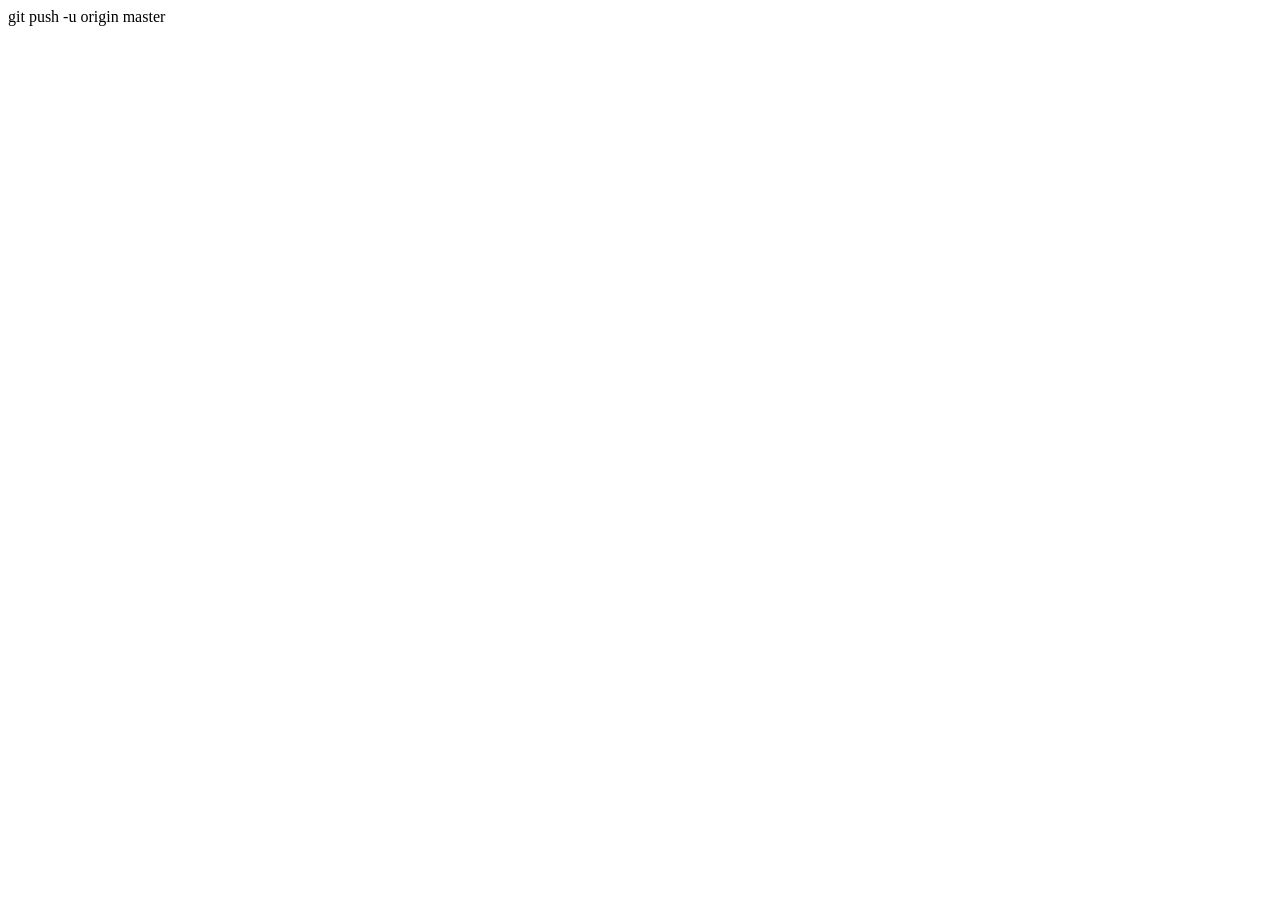
<file: startup.html>
<!DOCTYPE html>
<html lang="en">
<head>
    <meta charset="UTF-8">
    <meta name="viewport" content="width=device-width, initial-scale=1.0">
    <title>Document</title>
</head>
<body>
    
</body>
git push -u origin master
</file>
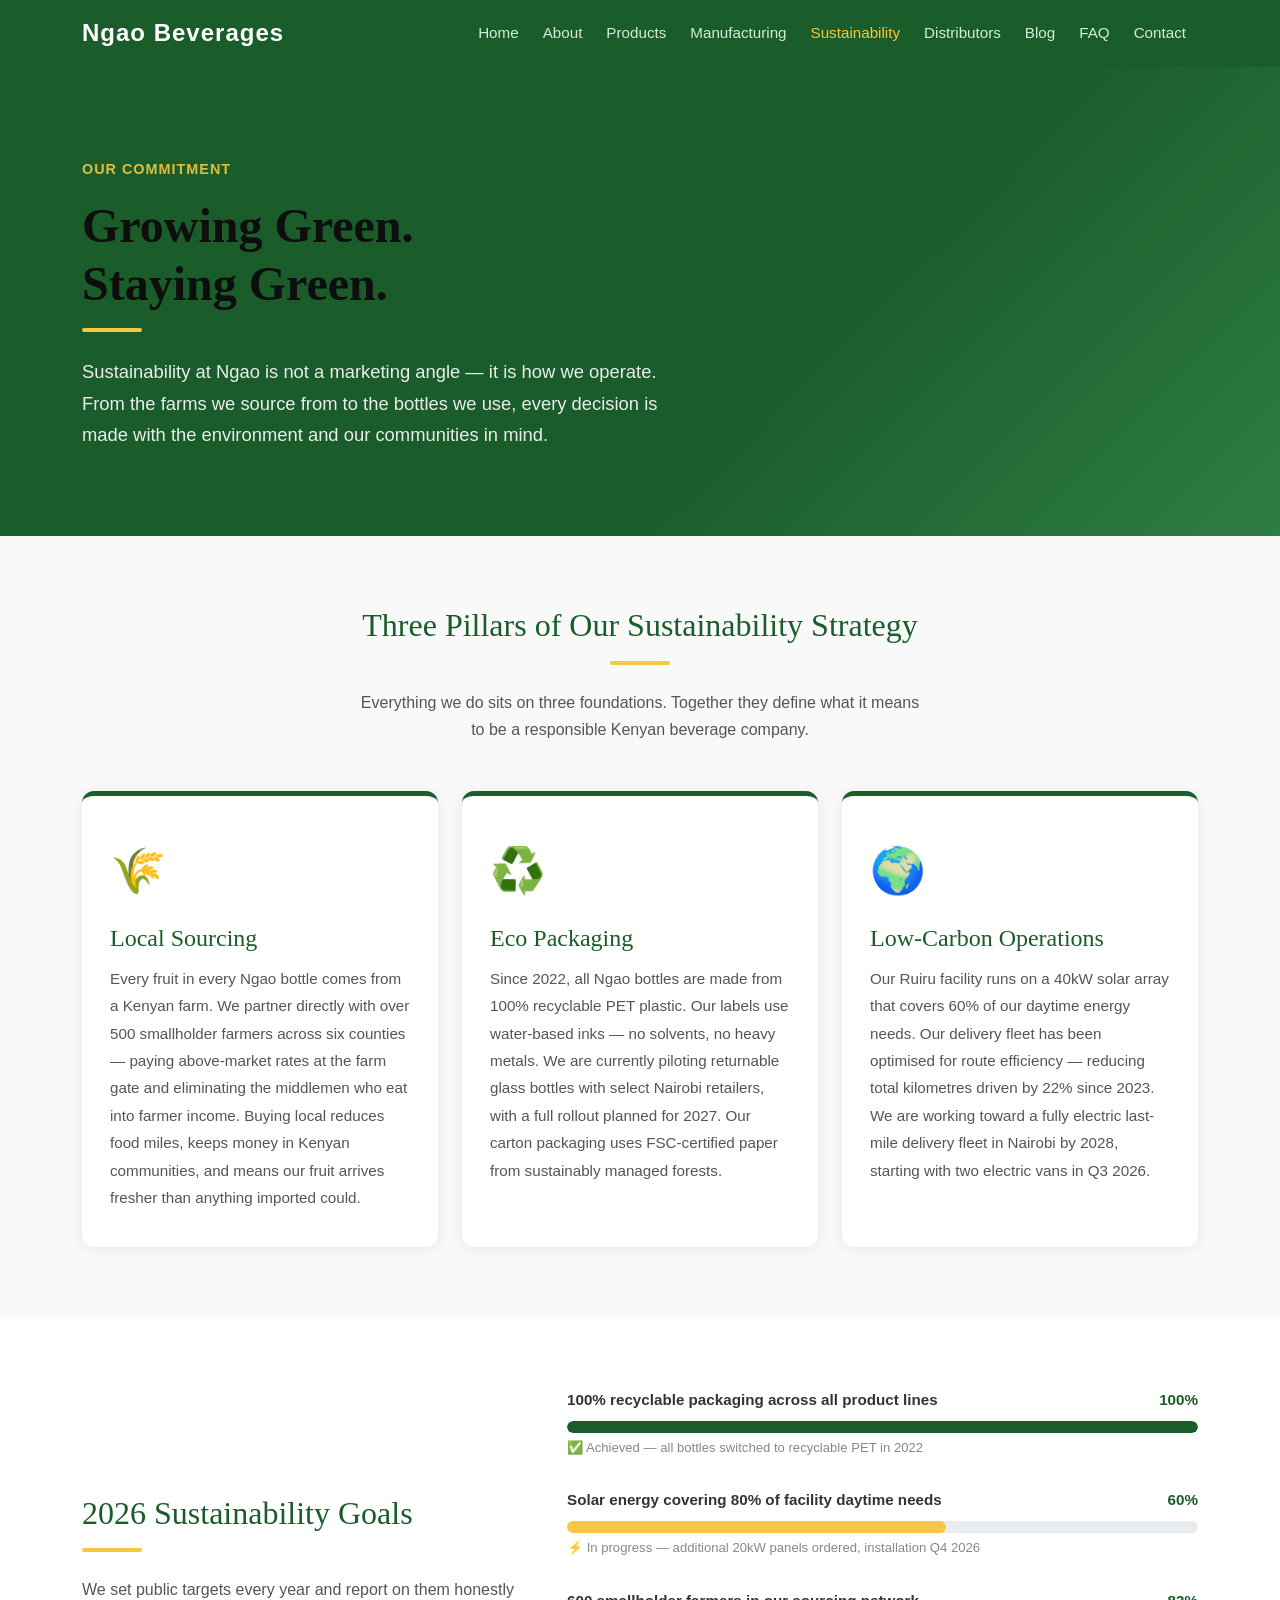
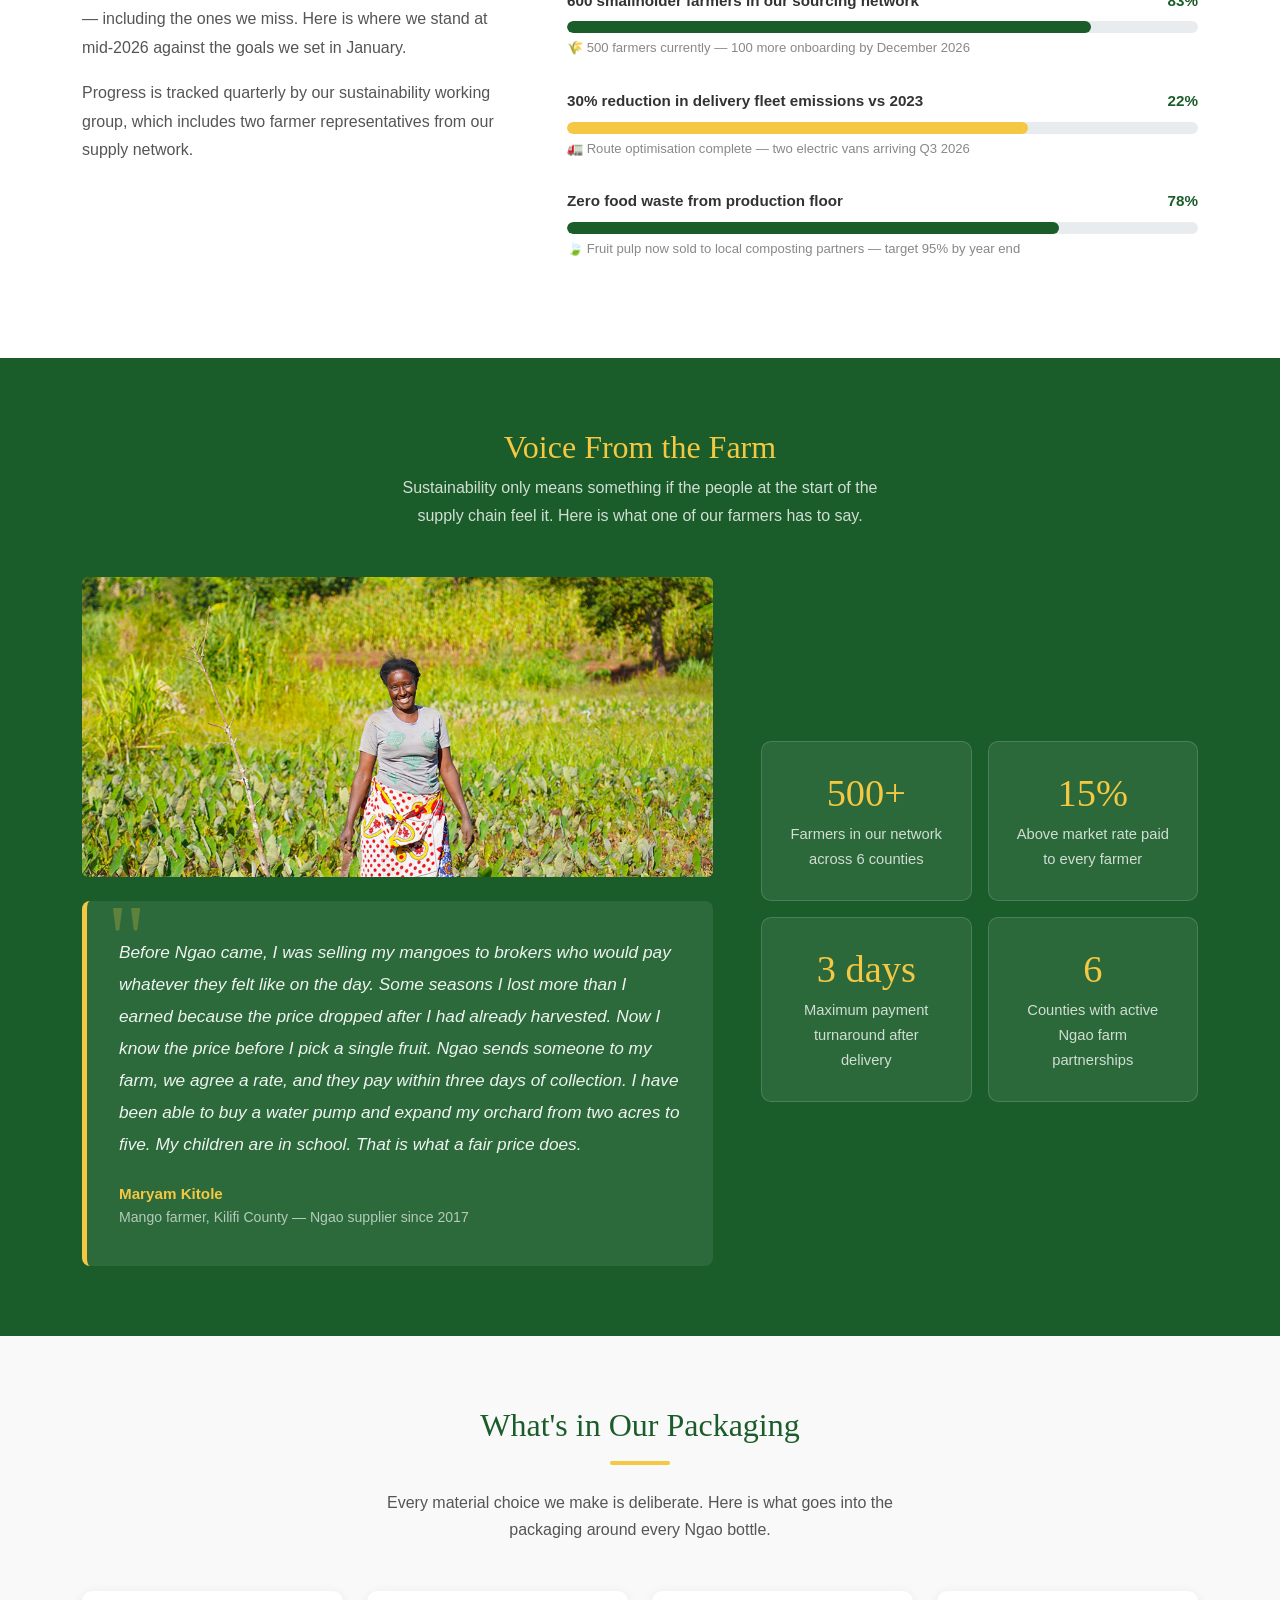
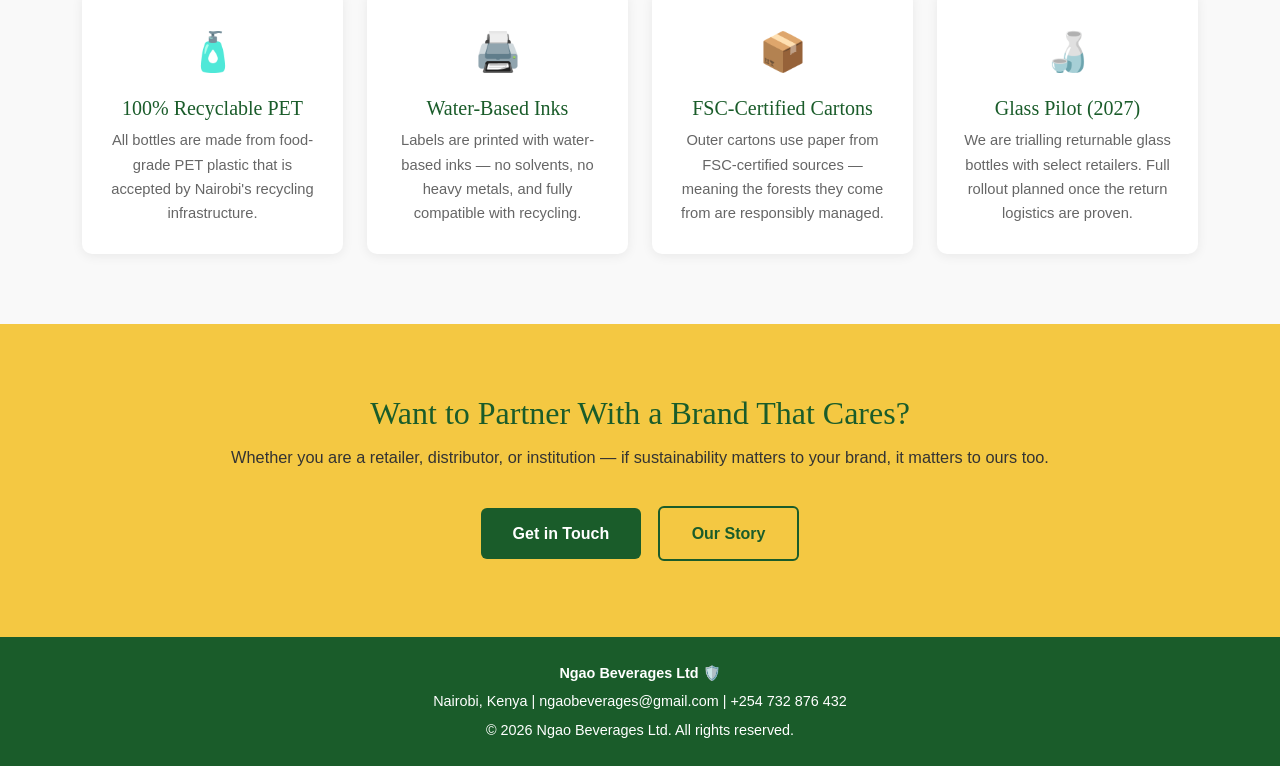
<file: sustainability.html>
<!DOCTYPE html>
<html lang="en">
<head>
    <meta charset="UTF-8">
    <meta name="viewport" content="width=device-width, initial-scale=1.0">
    <meta name="description" content="Ngao Beverages Ltd's sustainability commitment — local sourcing, eco packaging, and a low-carbon supply chain rooted in Kenya.">
    <title>Sustainability | Ngao Beverages Ltd</title>
    <link href="https://cdn.jsdelivr.net/npm/bootstrap@5.3.0/dist/css/bootstrap.min.css" rel="stylesheet">
    <link rel="stylesheet" href="css/style.css">
    
</head>
<body>

    <!-- NAVBAR: sticky top navigation with all page links -->
    <nav class="navbar navbar-expand-lg navbar-dark sticky-top" id="mainNav">
        <div class="container">
            <a class="navbar-brand fw-bold fs-4" href="index.html"> Ngao Beverages</a>
            <button class="navbar-toggler" type="button" data-bs-toggle="collapse" data-bs-target="#navMenu">
                <span class="navbar-toggler-icon"></span>
            </button>
            <div class="collapse navbar-collapse" id="navMenu">
                <ul class="navbar-nav ms-auto">
                    <li class="nav-item"><a class="nav-link" href="index.html">Home</a></li>
                    <li class="nav-item"><a class="nav-link" href="about.html">About</a></li>
                    <li class="nav-item"><a class="nav-link" href="products.html">Products</a></li>
                    <li class="nav-item"><a class="nav-link" href="manufacturing.html">Manufacturing</a></li>
                    <li class="nav-item"><a class="nav-link active" href="sustainability.html">Sustainability</a></li>
                    <li class="nav-item"><a class="nav-link" href="distributors.html">Distributors</a></li>
                    <li class="nav-item"><a class="nav-link" href="blog.html">Blog</a></li>
                    <li class="nav-item"><a class="nav-link" href="faq.html">FAQ</a></li>
                    <li class="nav-item"><a class="nav-link" href="contact.html">Contact</a></li>
                </ul>
            </div>
        </div>
    </nav>

    <!-- HERO: sustainability page banner -->
    <section class="sus-hero">
        <div class="container">
            <p class="text-uppercase fw-semibold" style="color:#f4c842; letter-spacing:1px; font-size:0.9rem;">Our Commitment</p>
            <h1>Growing Green.<br>Staying Green.</h1>
            <div class="accent-bar"></div>
            <p>Sustainability at Ngao is not a marketing angle — it is how we operate. From the farms we source from to the bottles we use, every decision is made with the environment and our communities in mind.</p>
        </div>
    </section>

    <!-- THREE PILLARS: local sourcing, eco packaging, carbon footprint -->
    <section class="pillars-section">
        <div class="container">
            <div class="text-center mb-5">
                <h2>Three Pillars of Our Sustainability Strategy</h2>
                <div class="accent-bar mx-auto"></div>
                <p style="color:#555; max-width:560px; margin:0 auto;">Everything we do sits on three foundations. Together they define what it means to be a responsible Kenyan beverage company.</p>
            </div>
            <div class="row g-4">
                <div class="col-md-4">
                    <div class="pillar-card">
                        <div class="pillar-icon">🌾</div>
                        <h4>Local Sourcing</h4>
                        <p>Every fruit in every Ngao bottle comes from a Kenyan farm. We partner directly with over 500 smallholder farmers across six counties — paying above-market rates at the farm gate and eliminating the middlemen who eat into farmer income. Buying local reduces food miles, keeps money in Kenyan communities, and means our fruit arrives fresher than anything imported could.</p>
                    </div>
                </div>
                <div class="col-md-4">
                    <div class="pillar-card">
                        <div class="pillar-icon">♻️</div>
                        <h4>Eco Packaging</h4>
                        <p>Since 2022, all Ngao bottles are made from 100% recyclable PET plastic. Our labels use water-based inks — no solvents, no heavy metals. We are currently piloting returnable glass bottles with select Nairobi retailers, with a full rollout planned for 2027. Our carton packaging uses FSC-certified paper from sustainably managed forests.</p>
                    </div>
                </div>
                <div class="col-md-4">
                    <div class="pillar-card">
                        <div class="pillar-icon">🌍</div>
                        <h4>Low-Carbon Operations</h4>
                        <p>Our Ruiru facility runs on a 40kW solar array that covers 60% of our daytime energy needs. Our delivery fleet has been optimised for route efficiency — reducing total kilometres driven by 22% since 2023. We are working toward a fully electric last-mile delivery fleet in Nairobi by 2028, starting with two electric vans in Q3 2026.</p>
                    </div>
                </div>
            </div>
        </div>
    </section>

    <!-- GOALS: 2026 sustainability progress bars -->
    <section class="goals-section">
        <div class="container">
            <div class="row g-5 align-items-center">
                <div class="col-lg-5">
                    <h2>2026 Sustainability Goals</h2>
                    <div class="accent-bar"></div>
                    <p style="color:#555; line-height:1.8;">We set public targets every year and report on them honestly — including the ones we miss. Here is where we stand at mid-2026 against the goals we set in January.</p>
                    <p style="color:#555; line-height:1.8;">Progress is tracked quarterly by our sustainability working group, which includes two farmer representatives from our supply network.</p>
                </div>
                <div class="col-lg-7">
                    <div class="goal-item">
                        <div class="goal-label">
                            <span>100% recyclable packaging across all product lines</span>
                            <span>100%</span>
                        </div>
                        <div class="progress">
                            <div class="progress-bar" style="width: 100%"></div>
                        </div>
                        <div class="goal-note">✅ Achieved — all bottles switched to recyclable PET in 2022</div>
                    </div>
                    <div class="goal-item">
                        <div class="goal-label">
                            <span>Solar energy covering 80% of facility daytime needs</span>
                            <span>60%</span>
                        </div>
                        <div class="progress">
                            <div class="progress-bar yellow" style="width: 60%"></div>
                        </div>
                        <div class="goal-note">⚡ In progress — additional 20kW panels ordered, installation Q4 2026</div>
                    </div>
                    <div class="goal-item">
                        <div class="goal-label">
                            <span>600 smallholder farmers in our sourcing network</span>
                            <span>83%</span>
                        </div>
                        <div class="progress">
                            <div class="progress-bar" style="width: 83%"></div>
                        </div>
                        <div class="goal-note">🌾 500 farmers currently — 100 more onboarding by December 2026</div>
                    </div>
                    <div class="goal-item">
                        <div class="goal-label">
                            <span>30% reduction in delivery fleet emissions vs 2023</span>
                            <span>22%</span>
                        </div>
                        <div class="progress">
                            <div class="progress-bar yellow" style="width: 73%"></div>
                        </div>
                        <div class="goal-note">🚛 Route optimisation complete — two electric vans arriving Q3 2026</div>
                    </div>
                    <div class="goal-item">
                        <div class="goal-label">
                            <span>Zero food waste from production floor</span>
                            <span>78%</span>
                        </div>
                        <div class="progress">
                            <div class="progress-bar" style="width: 78%"></div>
                        </div>
                        <div class="goal-note">🍃 Fruit pulp now sold to local composting partners — target 95% by year end</div>
                    </div>
                </div>
            </div>
        </div>
    </section>

    <!-- FARMER SPOTLIGHT: real voice from our supply chain -->
    <section class="farmer-section">
        <div class="container">
            <div class="text-center mb-5">
                <h2>Voice From the Farm</h2>
                <p style="color:rgba(255,255,255,0.8); max-width:520px; margin:0 auto;">Sustainability only means something if the people at the start of the supply chain feel it. Here is what one of our farmers has to say.</p>
            </div>
            <div class="row g-5 align-items-center">
                <div class="col-lg-7">
                    <img src="images/farmer.jpg" alt="Samuel Mwenda mango farmer Kilifi County" class="img-fluid rounded mb-4" style="width:100%; max-height:300px; object-fit:cover;">
                    <div class="farmer-quote">
                        <p>Before Ngao came, I was selling my mangoes to brokers who would pay whatever they felt like on the day. Some seasons I lost more than I earned because the price dropped after I had already harvested. Now I know the price before I pick a single fruit. Ngao sends someone to my farm, we agree a rate, and they pay within three days of collection. I have been able to buy a water pump and expand my orchard from two acres to five. My children are in school. That is what a fair price does.</p>
                        <div class="farmer-name">Maryam Kitole</div>
                        <div class="farmer-detail">Mango farmer, Kilifi County — Ngao supplier since 2017</div>
                    </div>
                </div>
                <div class="col-lg-5">
                    <div class="row g-3">
                        <div class="col-6">
                            <div class="farmer-stats">
                                <h3>500+</h3>
                                <p>Farmers in our network across 6 counties</p>
                            </div>
                        </div>
                        <div class="col-6">
                            <div class="farmer-stats">
                                <h3>15%</h3>
                                <p>Above market rate paid to every farmer</p>
                            </div>
                        </div>
                        <div class="col-6">
                            <div class="farmer-stats">
                                <h3>3 days</h3>
                                <p>Maximum payment turnaround after delivery</p>
                            </div>
                        </div>
                        <div class="col-6">
                            <div class="farmer-stats">
                                <h3>6</h3>
                                <p>Counties with active Ngao farm partnerships</p>
                            </div>
                        </div>
                    </div>
                </div>
            </div>
        </div>
    </section>

    <!-- ECO PACKAGING: detail on our packaging choices -->
    <section class="packaging-section">
        <div class="container">
            <div class="text-center mb-5">
                <h2>What's in Our Packaging</h2>
                <div class="accent-bar mx-auto"></div>
                <p style="color:#555; max-width:540px; margin:0 auto;">Every material choice we make is deliberate. Here is what goes into the packaging around every Ngao bottle.</p>
            </div>
            <div class="row g-4">
                <div class="col-md-3 col-sm-6">
                    <div class="packaging-card">
                        <div class="icon">🧴</div>
                        <h5>100% Recyclable PET</h5>
                        <p>All bottles are made from food-grade PET plastic that is accepted by Nairobi's recycling infrastructure.</p>
                    </div>
                </div>
                <div class="col-md-3 col-sm-6">
                    <div class="packaging-card">
                        <div class="icon">🖨️</div>
                        <h5>Water-Based Inks</h5>
                        <p>Labels are printed with water-based inks — no solvents, no heavy metals, and fully compatible with recycling.</p>
                    </div>
                </div>
                <div class="col-md-3 col-sm-6">
                    <div class="packaging-card">
                        <div class="icon">📦</div>
                        <h5>FSC-Certified Cartons</h5>
                        <p>Outer cartons use paper from FSC-certified sources — meaning the forests they come from are responsibly managed.</p>
                    </div>
                </div>
                <div class="col-md-3 col-sm-6">
                    <div class="packaging-card">
                        <div class="icon">🍶</div>
                        <h5>Glass Pilot (2027)</h5>
                        <p>We are trialling returnable glass bottles with select retailers. Full rollout planned once the return logistics are proven.</p>
                    </div>
                </div>
            </div>
        </div>
    </section>

    <!-- CTA: link to contact and about pages -->
    <section class="sus-cta">
        <div class="container">
            <h2>Want to Partner With a Brand That Cares?</h2>
            <p>Whether you are a retailer, distributor, or institution — if sustainability matters to your brand, it matters to ours too.</p>
            <a href="contact.html" class="btn-green">Get in Touch</a>
            <a href="about.html" class="btn-green-outline">Our Story</a>
        </div>
    </section>

    <!-- FOOTER: site-wide footer with contact info -->
    <footer class="py-4 text-white text-center" id="mainFooter">
        <div class="container">
            <p class="mb-1 fw-bold">Ngao Beverages Ltd 🛡️</p>
            <p class="mb-1">Nairobi, Kenya |  ngaobeverages@gmail.com | +254 732 876 432</p>
            <p class="mb-0">&copy; 2026 Ngao Beverages Ltd. All rights reserved.</p>
        </div>
    </footer>

    <script src="https://cdn.jsdelivr.net/npm/bootstrap@5.3.0/dist/js/bootstrap.bundle.min.js"></script>
    <script src="main.js"></script>
</body>
</html>
</file>
<file: css/style.css>
/* ============================================================
   style.css — Ngao Beverages Ltd
   Single stylesheet for all pages
   ============================================================ */


/* ── GLOBAL RESET & BASE ── */
* {
    margin: 0;
    padding: 0;
    box-sizing: border-box;
}

body {
    font-family: Arial, sans-serif;
    color: #333;
    line-height: 1.7;
}

h1, h2, h3, h4, h5 {
    font-family: Georgia, serif;
    color: #0d0e0d;
}

a {
    text-decoration: none;
}

section {
    padding: 60px 0;
}

.bg-light {
    background-color: #f9f9f9 !important;
}


/* ── NAVBAR ── */
#mainNav {
    background-color: #1a5c2a;
}

#mainNav .navbar-brand {
    font-size: 1.4rem;
    letter-spacing: 1px;
    color: #ffffff !important;
}

#mainNav .nav-link {
    color: #d4edda !important;
    font-size: 0.95rem;
    margin: 0 4px;
    transition: color 0.3s;
}

#mainNav .nav-link:hover,
#mainNav .nav-link.active {
    color: #f4c842 !important;
}


/* ── FOOTER ── */
#mainFooter {
    background-color: #1a5c2a;
    font-size: 0.9rem;
}

#mainFooter p {
    margin-bottom: 5px;
    color: #ffffff;
}


/* ── HERO (index.html) ── */
#hero {
    background: linear-gradient(rgba(0,0,0,0.55), rgba(0,0,0,0.55)),
                url('assets/images/hero.jpg') center/cover no-repeat;
    background-color: #1a5c2a;
    min-height: 90vh;
    display: flex;
    align-items: center;
    justify-content: center;
    text-align: center;
}

#hero h1 {
    font-size: 3rem;
    color: #ffffff;
}

#hero p {
    font-size: 1.2rem;
    color: #ffffff;
}

#pageHeader {
    background-color: #1a5c2a;
    padding: 60px 0;
}


/* ── BUTTONS (global) ── */
.btn-warning {
    background-color: #f4c842;
    border: none;
    color: #333;
    font-weight: bold;
}

.btn-warning:hover {
    background-color: #e0b030;
    color: #333;
}

.btn-success {
    background-color: #1a5c2a;
    border: none;
}

.btn-success:hover {
    background-color: #14431f;
}

.btn-ngao {
    background: #1a5c2a;
    color: #fff;
    padding: 12px 32px;
    border-radius: 6px;
    font-weight: 600;
    text-decoration: none;
    display: inline-block;
    transition: background 0.2s ease;
    margin: 6px;
}

.btn-ngao:hover {
    background: #14471f;
    color: #fff;
}

.btn-ngao-outline {
    background: transparent;
    color: #1a5c2a;
    border: 2px solid #1a5c2a;
    padding: 12px 32px;
    border-radius: 6px;
    font-weight: 600;
    text-decoration: none;
    display: inline-block;
    transition: all 0.2s ease;
    margin: 6px;
}

.btn-ngao-outline:hover {
    background: #1a5c2a;
    color: #fff;
}

.btn-yellow {
    background: #f4c842;
    color: #1a5c2a;
    padding: 12px 32px;
    border-radius: 6px;
    font-weight: 700;
    text-decoration: none;
    display: inline-block;
    transition: background 0.2s ease;
    margin: 6px;
}

.btn-yellow:hover {
    background: #e0b430;
    color: #1a5c2a;
}

.btn-white-outline {
    background: transparent;
    color: #fff;
    border: 2px solid #fff;
    padding: 12px 32px;
    border-radius: 6px;
    font-weight: 600;
    text-decoration: none;
    display: inline-block;
    transition: all 0.2s ease;
    margin: 6px;
}

.btn-white-outline:hover {
    background: #fff;
    color: #1a5c2a;
}

.btn-green {
    background: #1a5c2a;
    color: #fff;
    padding: 12px 32px;
    border-radius: 6px;
    font-weight: 700;
    text-decoration: none;
    display: inline-block;
    transition: background 0.2s ease;
    margin: 6px;
}

.btn-green:hover {
    background: #14471f;
    color: #fff;
}

.btn-green-outline {
    background: transparent;
    color: #1a5c2a;
    border: 2px solid #1a5c2a;
    padding: 12px 32px;
    border-radius: 6px;
    font-weight: 600;
    text-decoration: none;
    display: inline-block;
    transition: all 0.2s ease;
    margin: 6px;
}

.btn-green-outline:hover {
    background: #1a5c2a;
    color: #fff;
}


/* ── CARDS (global) ── */
.card {
    border: none;
    border-radius: 10px;
    transition: transform 0.3s;
}

.card:hover {
    transform: translateY(-5px);
}


/* ── SHARED COMPONENTS ── */
.accent-bar {
    width: 60px;
    height: 4px;
    background: #f4c842;
    border-radius: 2px;
    margin: 16px 0 24px;
}

.accent-bar.mx-auto {
    margin-left: auto;
    margin-right: auto;
}

.stats-strip {
    background: #f4c842;
    padding: 40px 0;
}

.stat-item h3 {
    font-family: Georgia, serif;
    font-size: 2.4rem;
    font-weight: 700;
    color: #1a5c2a;
    margin-bottom: 4px;
}

.stat-item p {
    color: #333;
    font-size: 0.95rem;
    margin: 0;
}


/* ============================================================
   ABOUT PAGE
   ============================================================ */

.about-hero {
    background: linear-gradient(135deg, #1a5c2a 60%, #2e7d44 100%);
    color: #fff;
    padding: 90px 0 70px;
}

.about-hero h1 {
    font-family: Georgia, serif;
    font-size: 3rem;
    font-weight: 700;
    letter-spacing: -0.5px;
}

.about-hero p {
    font-size: 1.15rem;
    opacity: 0.9;
    max-width: 600px;
}

.story-section {
    padding: 70px 0;
    background: #f9f9f9;
}

.story-section h2 {
    font-family: Georgia, serif;
    color: #1a5c2a;
    font-size: 2rem;
}

.story-section p {
    color: #444;
    line-height: 1.8;
    font-size: 1.02rem;
}

.founder-card {
    background: #fff;
    border-left: 5px solid #f4c842;
    border-radius: 8px;
    padding: 28px;
    box-shadow: 0 2px 12px rgba(0,0,0,0.07);
}

.founder-card h4 {
    font-family: Georgia, serif;
    color: #1a5c2a;
    margin-bottom: 4px;
}

.founder-card .role {
    color: #f4c842;
    font-weight: 600;
    font-size: 0.9rem;
    text-transform: uppercase;
    letter-spacing: 0.5px;
    margin-bottom: 12px;
}

.timeline-section {
    padding: 70px 0;
    background: #fff;
}

.timeline-section h2 {
    font-family: Georgia, serif;
    color: #1a5c2a;
    font-size: 2rem;
}

.timeline {
    position: relative;
    padding-left: 30px;
    border-left: 3px solid #1a5c2a;
}

.timeline-item {
    margin-bottom: 36px;
    position: relative;
}

.timeline-item::before {
    content: '';
    width: 14px;
    height: 14px;
    background: #f4c842;
    border: 3px solid #1a5c2a;
    border-radius: 50%;
    position: absolute;
    left: -38px;
    top: 5px;
}

.timeline-item .year {
    font-weight: 700;
    color: #1a5c2a;
    font-size: 1rem;
    font-family: Georgia, serif;
}

.timeline-item p {
    color: #555;
    margin: 4px 0 0;
    font-size: 0.97rem;
    line-height: 1.7;
}

.team-section {
    padding: 70px 0;
    background: #f9f9f9;
}

.team-section h2 {
    font-family: Georgia, serif;
    color: #1a5c2a;
    font-size: 2rem;
}

.team-card {
    background: #fff;
    border-radius: 10px;
    padding: 30px 24px;
    text-align: center;
    box-shadow: 0 2px 12px rgba(0,0,0,0.07);
    height: 100%;
    transition: transform 0.2s ease, box-shadow 0.2s ease;
}

.team-card:hover {
    transform: translateY(-4px);
    box-shadow: 0 6px 20px rgba(26, 92, 42, 0.15);
}

.team-avatar {
    width: 80px;
    height: 80px;
    border-radius: 50%;
    background: #1a5c2a;
    display: flex;
    align-items: center;
    justify-content: center;
    margin: 0 auto 16px;
    font-size: 2rem;
    color: #f4c842;
}

.team-card h5 {
    font-family: Georgia, serif;
    color: #1a5c2a;
    margin-bottom: 4px;
}

.team-card .role {
    color: #f4c842;
    font-weight: 600;
    font-size: 0.85rem;
    text-transform: uppercase;
    letter-spacing: 0.5px;
    margin-bottom: 12px;
}

.team-card p {
    color: #666;
    font-size: 0.93rem;
    line-height: 1.6;
}

.mission-section {
    padding: 70px 0;
    background: #1a5c2a;
    color: #fff;
}

.mission-section h2 {
    font-family: Georgia, serif;
    font-size: 2rem;
    color: #f4c842;
}

.mission-card {
    background: rgba(255,255,255,0.08);
    border: 1px solid rgba(255,255,255,0.15);
    border-radius: 10px;
    padding: 30px;
}

.mission-card h4 {
    font-family: Georgia, serif;
    color: #f4c842;
    margin-bottom: 12px;
}

.mission-card p {
    color: rgba(255,255,255,0.88);
    line-height: 1.8;
}

.about-cta {
    padding: 70px 0;
    background: #f9f9f9;
    text-align: center;
}

.about-cta h2 {
    font-family: Georgia, serif;
    color: #1a5c2a;
    font-size: 2rem;
    margin-bottom: 16px;
}


/* ============================================================
   PRODUCTS PAGE
   ============================================================ */

.products-hero {
    background: linear-gradient(135deg, #1a5c2a 60%, #2e7d44 100%);
    color: #fff;
    padding: 90px 0 70px;
}

.products-hero h1 {
    font-family: Georgia, serif;
    font-size: 3rem;
    font-weight: 700;
}

.products-hero p {
    font-size: 1.15rem;
    opacity: 0.9;
    max-width: 580px;
}

.filter-section {
    background: #f9f9f9;
    padding: 48px 0 20px;
}

.filter-section h2 {
    font-family: Georgia, serif;
    color: #1a5c2a;
    font-size: 1.8rem;
    margin-bottom: 8px;
}

.filter-btn {
    background: #fff;
    color: #1a5c2a;
    border: 2px solid #1a5c2a;
    padding: 8px 24px;
    border-radius: 30px;
    font-weight: 600;
    font-size: 0.92rem;
    cursor: pointer;
    margin: 6px 4px;
    transition: all 0.2s ease;
}

.filter-btn:hover,
.filter-btn.active {
    background: #1a5c2a;
    color: #fff;
}

.products-grid {
    background: #f9f9f9;
    padding: 30px 0 70px;
}

.product-card {
    background: #fff;
    border-radius: 12px;
    overflow: hidden;
    box-shadow: 0 2px 14px rgba(0,0,0,0.08);
    height: 100%;
    transition: transform 0.25s ease, box-shadow 0.25s ease;
}

.product-card:hover {
    transform: translateY(-6px);
    box-shadow: 0 10px 28px rgba(26,92,42,0.15);
}

.product-card-img {
    height: 200px;
    display: flex;
    align-items: center;
    justify-content: center;
    font-size: 5rem;
}

.mango-bg { background: linear-gradient(135deg, #ffe066 0%, #ffb300 100%); }
.orange-bg { background: linear-gradient(135deg, #ffcc80 0%, #ff8c00 100%); }
.pineapple-bg { background: linear-gradient(135deg, #d4ed7a 0%, #8bc34a 100%); }

.product-card-body {
    padding: 24px;
}

.product-badge {
    display: inline-block;
    background: #1a5c2a;
    color: #f4c842;
    font-size: 0.75rem;
    font-weight: 700;
    text-transform: uppercase;
    letter-spacing: 0.6px;
    padding: 3px 10px;
    border-radius: 20px;
    margin-bottom: 10px;
}

.product-card h4 {
    font-family: Georgia, serif;
    color: #1a5c2a;
    font-size: 1.3rem;
    margin-bottom: 6px;
}

.product-origin {
    color: #f4c842;
    font-size: 0.85rem;
    font-weight: 600;
    margin-bottom: 12px;
}

.product-origin span {
    color: #888;
    font-weight: 400;
}

.product-card p {
    color: #555;
    font-size: 0.94rem;
    line-height: 1.7;
    margin-bottom: 16px;
}

.product-sizes {
    display: flex;
    gap: 8px;
    flex-wrap: wrap;
    margin-bottom: 18px;
}

.size-tag {
    background: #f9f9f9;
    border: 1px solid #ddd;
    border-radius: 4px;
    padding: 3px 10px;
    font-size: 0.82rem;
    color: #444;
}

.product-features {
    list-style: none;
    padding: 0;
    margin: 0 0 20px;
}

.product-features li {
    font-size: 0.88rem;
    color: #555;
    padding: 3px 0;
}

.product-features li::before {
    content: '✅ ';
}

.btn-product {
    background: #f4c842;
    color: #1a5c2a;
    border: none;
    padding: 10px 24px;
    border-radius: 6px;
    font-weight: 700;
    font-size: 0.92rem;
    text-decoration: none;
    display: inline-block;
    transition: background 0.2s ease;
}

.btn-product:hover {
    background: #e0b430;
    color: #1a5c2a;
}

#noResults {
    display: none;
    text-align: center;
    padding: 40px;
    color: #888;
    font-size: 1rem;
}

.cold-pressed-section {
    background: #1a5c2a;
    color: #fff;
    padding: 70px 0;
}

.cold-pressed-section h2 {
    font-family: Georgia, serif;
    color: #f4c842;
    font-size: 2rem;
}

.cold-pressed-section p {
    color: rgba(255,255,255,0.88);
    line-height: 1.8;
}

.cp-card {
    background: rgba(255,255,255,0.08);
    border: 1px solid rgba(255,255,255,0.15);
    border-radius: 10px;
    padding: 28px 22px;
    text-align: center;
    height: 100%;
}

.cp-card .icon {
    font-size: 2.4rem;
    margin-bottom: 12px;
}

.cp-card h5 {
    font-family: Georgia, serif;
    color: #f4c842;
    margin-bottom: 10px;
}

.cp-card p {
    font-size: 0.93rem;
    margin: 0;
}

.products-cta {
    padding: 70px 0;
    background: #f9f9f9;
    text-align: center;
}

.products-cta h2 {
    font-family: Georgia, serif;
    color: #1a5c2a;
    font-size: 2rem;
    margin-bottom: 12px;
}


/* ============================================================
   MANUFACTURING PAGE
   ============================================================ */

.mfg-hero {
    background: linear-gradient(135deg, #1a5c2a 60%, #2e7d44 100%);
    color: #fff;
    padding: 90px 0 70px;
}

.mfg-hero h1 {
    font-family: Georgia, serif;
    font-size: 3rem;
    font-weight: 700;
}

.mfg-hero p {
    font-size: 1.15rem;
    opacity: 0.9;
    max-width: 580px;
}

.process-section {
    padding: 70px 0;
    background: #f9f9f9;
}

.process-section h2 {
    font-family: Georgia, serif;
    color: #1a5c2a;
    font-size: 2rem;
}

.process-step {
    background: #fff;
    border-radius: 12px;
    padding: 30px 24px;
    height: 100%;
    box-shadow: 0 2px 12px rgba(0,0,0,0.07);
    transition: transform 0.2s ease, box-shadow 0.2s ease;
}

.process-step:hover {
    transform: translateY(-4px);
    box-shadow: 0 8px 24px rgba(26,92,42,0.13);
}

.step-number {
    width: 48px;
    height: 48px;
    background: #1a5c2a;
    color: #f4c842;
    border-radius: 50%;
    display: flex;
    align-items: center;
    justify-content: center;
    font-family: Georgia, serif;
    font-size: 1.2rem;
    font-weight: 700;
    margin-bottom: 16px;
}

.step-icon {
    font-size: 2rem;
    margin-bottom: 10px;
}

.process-step h5 {
    font-family: Georgia, serif;
    color: #1a5c2a;
    font-size: 1.1rem;
    margin-bottom: 10px;
}

.process-step p {
    color: #555;
    font-size: 0.93rem;
    line-height: 1.7;
    margin: 0;
}

.qa-section {
    padding: 70px 0;
    background: #fff;
}

.qa-section h2 {
    font-family: Georgia, serif;
    color: #1a5c2a;
    font-size: 2rem;
}

.qa-callout {
    background: #1a5c2a;
    color: #fff;
    border-radius: 12px;
    padding: 40px;
}

.qa-callout h3 {
    font-family: Georgia, serif;
    color: #f4c842;
    margin-bottom: 16px;
}

.qa-callout p {
    color: rgba(255,255,255,0.88);
    line-height: 1.8;
    margin-bottom: 0;
}

.qa-check {
    background: #f9f9f9;
    border-left: 4px solid #f4c842;
    border-radius: 6px;
    padding: 20px 24px;
    margin-bottom: 16px;
}

.qa-check h6 {
    font-family: Georgia, serif;
    color: #1a5c2a;
    margin-bottom: 6px;
    font-size: 1rem;
}

.qa-check p {
    color: #555;
    font-size: 0.92rem;
    line-height: 1.6;
    margin: 0;
}

.facility-section {
    padding: 70px 0;
    background: #f9f9f9;
}

.facility-section h2 {
    font-family: Georgia, serif;
    color: #1a5c2a;
    font-size: 2rem;
}

.facility-card {
    background: #fff;
    border-radius: 10px;
    padding: 28px 22px;
    text-align: center;
    box-shadow: 0 2px 12px rgba(0,0,0,0.07);
    height: 100%;
}

.facility-card .icon {
    font-size: 2.5rem;
    margin-bottom: 12px;
}

.facility-card h5 {
    font-family: Georgia, serif;
    color: #1a5c2a;
    margin-bottom: 8px;
}

.facility-card p {
    color: #666;
    font-size: 0.92rem;
    line-height: 1.6;
    margin: 0;
}

.mfg-cta {
    padding: 70px 0;
    background: #1a5c2a;
    text-align: center;
    color: #fff;
}

.mfg-cta h2 {
    font-family: Georgia, serif;
    color: #f4c842;
    font-size: 2rem;
    margin-bottom: 12px;
}

.mfg-cta p {
    color: rgba(255,255,255,0.88);
    margin-bottom: 28px;
}


/* ============================================================
   SUSTAINABILITY PAGE
   ============================================================ */

.sus-hero {
    background: linear-gradient(135deg, #1a5c2a 60%, #2e7d44 100%);
    color: #fff;
    padding: 90px 0 70px;
}

.sus-hero h1 {
    font-family: Georgia, serif;
    font-size: 3rem;
    font-weight: 700;
}

.sus-hero p {
    font-size: 1.15rem;
    opacity: 0.9;
    max-width: 580px;
}

.pillars-section {
    padding: 70px 0;
    background: #f9f9f9;
}

.pillars-section h2 {
    font-family: Georgia, serif;
    color: #1a5c2a;
    font-size: 2rem;
}

.pillar-card {
    background: #fff;
    border-radius: 12px;
    padding: 36px 28px;
    height: 100%;
    box-shadow: 0 2px 14px rgba(0,0,0,0.07);
    border-top: 5px solid #1a5c2a;
    transition: transform 0.2s ease, box-shadow 0.2s ease;
}

.pillar-card:hover {
    transform: translateY(-5px);
    box-shadow: 0 10px 28px rgba(26,92,42,0.14);
}

.pillar-icon {
    font-size: 2.8rem;
    margin-bottom: 16px;
}

.pillar-card h4 {
    font-family: Georgia, serif;
    color: #1a5c2a;
    margin-bottom: 12px;
}

.pillar-card p {
    color: #555;
    line-height: 1.8;
    font-size: 0.95rem;
    margin: 0;
}

.goals-section {
    padding: 70px 0;
    background: #fff;
}

.goals-section h2 {
    font-family: Georgia, serif;
    color: #1a5c2a;
    font-size: 2rem;
}

.goal-item {
    margin-bottom: 28px;
}

.goal-item .goal-label {
    display: flex;
    justify-content: space-between;
    margin-bottom: 8px;
}

.goal-item .goal-label span:first-child {
    font-weight: 600;
    color: #333;
    font-size: 0.95rem;
}

.goal-item .goal-label span:last-child {
    font-weight: 700;
    color: #1a5c2a;
    font-size: 0.95rem;
}

.progress {
    height: 12px;
    border-radius: 6px;
    background: #e9ecef;
}

.progress-bar {
    background: #1a5c2a;
    border-radius: 6px;
    transition: width 1.2s ease;
}

.progress-bar.yellow {
    background: #f4c842;
}

.goal-note {
    font-size: 0.82rem;
    color: #888;
    margin-top: 4px;
}

.farmer-section {
    padding: 70px 0;
    background: #1a5c2a;
    color: #fff;
}

.farmer-section h2 {
    font-family: Georgia, serif;
    color: #f4c842;
    font-size: 2rem;
}

.farmer-quote {
    background: rgba(255,255,255,0.08);
    border-left: 5px solid #f4c842;
    border-radius: 8px;
    padding: 36px 32px;
    position: relative;
}

.farmer-quote::before {
    content: '"';
    font-family: Georgia, serif;
    font-size: 6rem;
    color: #f4c842;
    opacity: 0.25;
    position: absolute;
    top: -10px;
    left: 20px;
    line-height: 1;
}

.farmer-quote p {
    color: rgba(255,255,255,0.92);
    font-size: 1.08rem;
    line-height: 1.85;
    font-style: italic;
    margin-bottom: 20px;
    position: relative;
    z-index: 1;
}

.farmer-name {
    color: #f4c842;
    font-weight: 700;
    font-size: 0.95rem;
}

.farmer-detail {
    color: rgba(255,255,255,0.65);
    font-size: 0.88rem;
}

.farmer-stats {
    background: rgba(255,255,255,0.08);
    border: 1px solid rgba(255,255,255,0.15);
    border-radius: 10px;
    padding: 28px;
    text-align: center;
    height: 100%;
}

.farmer-stats h3 {
    font-family: Georgia, serif;
    font-size: 2.4rem;
    color: #f4c842;
    margin-bottom: 6px;
}

.farmer-stats p {
    color: rgba(255,255,255,0.78);
    font-size: 0.92rem;
    margin: 0;
}

.packaging-section {
    padding: 70px 0;
    background: #f9f9f9;
}

.packaging-section h2 {
    font-family: Georgia, serif;
    color: #1a5c2a;
    font-size: 2rem;
}

.packaging-card {
    background: #fff;
    border-radius: 10px;
    padding: 28px 22px;
    text-align: center;
    box-shadow: 0 2px 12px rgba(0,0,0,0.07);
    height: 100%;
}

.packaging-card .icon {
    font-size: 2.4rem;
    margin-bottom: 12px;
}

.packaging-card h5 {
    font-family: Georgia, serif;
    color: #1a5c2a;
    margin-bottom: 8px;
}

.packaging-card p {
    color: #666;
    font-size: 0.92rem;
    line-height: 1.65;
    margin: 0;
}

.sus-cta {
    padding: 70px 0;
    background: #f4c842;
    text-align: center;
}

.sus-cta h2 {
    font-family: Georgia, serif;
    color: #1a5c2a;
    font-size: 2rem;
    margin-bottom: 12px;
}

.sus-cta p {
    color: #333;
    margin-bottom: 28px;
    font-size: 1.02rem;
}


/* ============================================================
   DISTRIBUTORS PAGE
   ============================================================ */

.dist-hero {
    background: linear-gradient(135deg, #1a5c2a 60%, #2e7d44 100%);
    color: #fff;
    padding: 90px 0 70px;
}

.dist-hero h1 {
    font-family: Georgia, serif;
    font-size: 3rem;
    font-weight: 700;
}

.dist-hero p {
    font-size: 1.15rem;
    opacity: 0.9;
    max-width: 580px;
}

.distributors-section {
    padding: 70px 0;
    background: #f9f9f9;
}

.distributors-section h2 {
    font-family: Georgia, serif;
    color: #1a5c2a;
    font-size: 2rem;
}

.dist-card {
    background: #fff;
    border-radius: 12px;
    padding: 28px;
    height: 100%;
    box-shadow: 0 2px 14px rgba(0,0,0,0.07);
    border-left: 5px solid #1a5c2a;
    transition: transform 0.2s ease, box-shadow 0.2s ease;
}

.dist-card:hover {
    transform: translateY(-4px);
    box-shadow: 0 8px 24px rgba(26,92,42,0.13);
}

.dist-card .region-badge {
    display: inline-block;
    background: #1a5c2a;
    color: #f4c842;
    font-size: 0.75rem;
    font-weight: 700;
    text-transform: uppercase;
    letter-spacing: 0.6px;
    padding: 3px 10px;
    border-radius: 20px;
    margin-bottom: 12px;
}

.dist-card h5 {
    font-family: Georgia, serif;
    color: #1a5c2a;
    font-size: 1.1rem;
    margin-bottom: 6px;
}

.dist-card .coverage {
    color: #888;
    font-size: 0.85rem;
    margin-bottom: 14px;
}

.dist-card .coverage span {
    color: #f4c842;
    font-weight: 600;
}

.dist-info {
    list-style: none;
    padding: 0;
    margin: 0 0 16px;
}

.dist-info li {
    font-size: 0.9rem;
    color: #555;
    padding: 4px 0;
    border-bottom: 1px solid #f5f5f5;
}

.dist-info li:last-child { border-bottom: none; }

.dist-info li strong {
    color: #333;
    margin-right: 6px;
}

.table-section {
    padding: 70px 0;
    background: #fff;
}

.table-section h2 {
    font-family: Georgia, serif;
    color: #1a5c2a;
    font-size: 2rem;
}

.ngao-table {
    width: 100%;
    border-collapse: collapse;
    font-size: 0.93rem;
}

.ngao-table thead {
    background: #1a5c2a;
    color: #f4c842;
}

.ngao-table thead th {
    padding: 14px 16px;
    font-weight: 700;
    text-align: left;
}

.ngao-table tbody tr {
    border-bottom: 1px solid #eee;
    transition: background 0.15s ease;
}

.ngao-table tbody tr:hover { background: #f9f9f9; }

.ngao-table tbody td {
    padding: 14px 16px;
    color: #444;
    vertical-align: middle;
}

.status-active {
    display: inline-block;
    background: #d4edda;
    color: #1a5c2a;
    font-size: 0.78rem;
    font-weight: 700;
    padding: 3px 10px;
    border-radius: 20px;
}

.map-placeholder {
    background: #e8f5e9;
    border: 2px dashed #1a5c2a;
    border-radius: 12px;
    padding: 60px 40px;
    text-align: center;
    color: #1a5c2a;
}

.map-placeholder .icon {
    font-size: 3rem;
    margin-bottom: 12px;
}

.map-placeholder h5 {
    font-family: Georgia, serif;
    color: #1a5c2a;
    margin-bottom: 8px;
}

.map-placeholder p {
    color: #555;
    font-size: 0.92rem;
    margin: 0;
}

.become-section {
    padding: 70px 0;
    background: #1a5c2a;
    color: #fff;
}

.become-section h2 {
    font-family: Georgia, serif;
    color: #f4c842;
    font-size: 2rem;
    margin-bottom: 12px;
}

.become-section p {
    color: rgba(255,255,255,0.88);
    line-height: 1.8;
    margin-bottom: 0;
}

.benefit-item {
    display: flex;
    align-items: flex-start;
    gap: 14px;
    margin-bottom: 18px;
}

.benefit-icon {
    font-size: 1.5rem;
    flex-shrink: 0;
    margin-top: 2px;
}

.benefit-item h6 {
    color: #f4c842;
    font-family: Georgia, serif;
    margin-bottom: 4px;
}

.benefit-item p {
    color: rgba(255,255,255,0.78);
    font-size: 0.9rem;
    margin: 0;
}


/* ============================================================
   BLOG PAGE
   ============================================================ */

.blog-hero {
    background: linear-gradient(135deg, #1a5c2a 60%, #2e7d44 100%);
    color: #fff;
    padding: 90px 0 70px;
}

.blog-hero h1 {
    font-family: Georgia, serif;
    font-size: 3rem;
    font-weight: 700;
}

.blog-hero p {
    font-size: 1.15rem;
    opacity: 0.9;
    max-width: 580px;
}

.blog-section {
    padding: 70px 0;
    background: #f9f9f9;
}

.blog-section h2 {
    font-family: Georgia, serif;
    color: #1a5c2a;
    font-size: 2rem;
}

.blog-card {
    background: #fff;
    border-radius: 12px;
    overflow: hidden;
    box-shadow: 0 2px 14px rgba(0,0,0,0.07);
    height: 100%;
    transition: transform 0.2s ease, box-shadow 0.2s ease;
}

.blog-card:hover {
    transform: translateY(-5px);
    box-shadow: 0 10px 28px rgba(26,92,42,0.14);
}

.blog-card-img {
    height: 180px;
    display: flex;
    align-items: center;
    justify-content: center;
    font-size: 4rem;
}

.blog-img-1 { background: linear-gradient(135deg, #ffe066, #ffb300); }
.blog-img-2 { background: linear-gradient(135deg, #a8e063, #56ab2f); }
.blog-img-3 { background: linear-gradient(135deg, #f7971e, #ffd200); }

.blog-card-body { padding: 24px; }

.blog-meta {
    display: flex;
    gap: 10px;
    align-items: center;
    margin-bottom: 12px;
    flex-wrap: wrap;
}

.blog-tag {
    display: inline-block;
    background: #1a5c2a;
    color: #f4c842;
    font-size: 0.72rem;
    font-weight: 700;
    text-transform: uppercase;
    letter-spacing: 0.5px;
    padding: 2px 10px;
    border-radius: 20px;
}

.blog-date {
    color: #aaa;
    font-size: 0.82rem;
}

.blog-card h5 {
    font-family: Georgia, serif;
    color: #1a5c2a;
    font-size: 1.1rem;
    margin-bottom: 10px;
    line-height: 1.4;
}

.blog-card p {
    color: #666;
    font-size: 0.92rem;
    line-height: 1.7;
    margin-bottom: 18px;
}

.blog-author {
    font-size: 0.82rem;
    color: #888;
    margin-bottom: 16px;
}

.blog-author strong { color: #555; }

.btn-read {
    background: #f4c842;
    color: #1a5c2a;
    border: none;
    padding: 8px 20px;
    border-radius: 6px;
    font-weight: 700;
    font-size: 0.88rem;
    text-decoration: none;
    display: inline-block;
    transition: background 0.2s ease;
}

.btn-read:hover {
    background: #e0b430;
    color: #1a5c2a;
}

.sidebar-card {
    background: #fff;
    border-radius: 10px;
    padding: 24px;
    box-shadow: 0 2px 12px rgba(0,0,0,0.07);
    margin-bottom: 24px;
}

.sidebar-card h6 {
    font-family: Georgia, serif;
    color: #1a5c2a;
    font-size: 1rem;
    font-weight: 700;
    margin-bottom: 16px;
    padding-bottom: 8px;
    border-bottom: 2px solid #f4c842;
}

.category-list {
    list-style: none;
    padding: 0;
    margin: 0;
}

.category-list li {
    padding: 7px 0;
    border-bottom: 1px solid #f5f5f5;
    font-size: 0.9rem;
}

.category-list li:last-child { border-bottom: none; }

.category-list a {
    color: #444;
    text-decoration: none;
    transition: color 0.15s;
}

.category-list a:hover {
    color: #1a5c2a;
    font-weight: 600;
}

.category-count {
    float: right;
    background: #f9f9f9;
    color: #888;
    font-size: 0.78rem;
    padding: 1px 8px;
    border-radius: 10px;
}

.recent-post {
    display: flex;
    gap: 12px;
    padding: 10px 0;
    border-bottom: 1px solid #f5f5f5;
}

.recent-post:last-child { border-bottom: none; }

.recent-post-icon {
    width: 44px;
    height: 44px;
    border-radius: 6px;
    display: flex;
    align-items: center;
    justify-content: center;
    font-size: 1.3rem;
    flex-shrink: 0;
}

.rp-bg-1 { background: #ffe066; }
.rp-bg-2 { background: #a8e063; }
.rp-bg-3 { background: #f7971e; }

.recent-post-text a {
    color: #333;
    font-size: 0.87rem;
    font-weight: 600;
    text-decoration: none;
    line-height: 1.4;
    display: block;
}

.recent-post-text a:hover { color: #1a5c2a; }

.recent-post-text span {
    color: #aaa;
    font-size: 0.78rem;
}

.newsletter-section {
    padding: 60px 0;
    background: #1a5c2a;
    color: #fff;
    text-align: center;
}

.newsletter-section h2 {
    font-family: Georgia, serif;
    color: #f4c842;
    font-size: 2rem;
    margin-bottom: 10px;
}

.newsletter-section p {
    color: rgba(255,255,255,0.85);
    margin-bottom: 24px;
}

.newsletter-form {
    display: flex;
    gap: 10px;
    max-width: 460px;
    margin: 0 auto;
    flex-wrap: wrap;
    justify-content: center;
}

.newsletter-form input {
    flex: 1;
    min-width: 220px;
    padding: 10px 16px;
    border-radius: 6px;
    border: none;
    font-size: 0.95rem;
    outline: none;
}

.newsletter-form button {
    background: #f4c842;
    color: #1a5c2a;
    border: none;
    padding: 10px 24px;
    border-radius: 6px;
    font-weight: 700;
    cursor: pointer;
    font-size: 0.95rem;
    transition: background 0.2s;
}

.newsletter-form button:hover { background: #e0b430; }


/* ============================================================
   CONTACT PAGE
   ============================================================ */

.contact-hero {
    background: linear-gradient(135deg, #1a5c2a 60%, #2e7d44 100%);
    color: #fff;
    padding: 90px 0 70px;
}

.contact-hero h1 {
    font-family: Georgia, serif;
    font-size: 3rem;
    font-weight: 700;
}

.contact-hero p {
    font-size: 1.15rem;
    opacity: 0.9;
    max-width: 580px;
}

.contact-section {
    padding: 70px 0;
    background: #f9f9f9;
}

.contact-section h2 {
    font-family: Georgia, serif;
    color: #1a5c2a;
    font-size: 2rem;
}

.contact-form-card {
    background: #fff;
    border-radius: 12px;
    padding: 40px;
    box-shadow: 0 2px 14px rgba(0,0,0,0.07);
}

.form-label {
    font-weight: 600;
    color: #333;
    font-size: 0.92rem;
    margin-bottom: 6px;
}

.form-control,
.form-select {
    border: 2px solid #e0e0e0;
    border-radius: 6px;
    padding: 10px 14px;
    font-size: 0.95rem;
    transition: border-color 0.2s ease;
}

.form-control:focus,
.form-select:focus {
    border-color: #1a5c2a;
    box-shadow: 0 0 0 3px rgba(26,92,42,0.1);
    outline: none;
}

.form-control.is-invalid,
.form-select.is-invalid {
    border-color: #dc3545;
}

.form-control.is-valid,
.form-select.is-valid {
    border-color: #1a5c2a;
}

.invalid-feedback {
    font-size: 0.82rem;
    color: #dc3545;
}

.btn-submit {
    background: #1a5c2a;
    color: #fff;
    border: none;
    padding: 12px 36px;
    border-radius: 6px;
    font-weight: 700;
    font-size: 1rem;
    cursor: pointer;
    transition: background 0.2s ease;
    width: 100%;
}

.btn-submit:hover { background: #14471f; }

.alert-success-ngao {
    background: #d4edda;
    border: 1px solid #1a5c2a;
    border-radius: 8px;
    padding: 18px 24px;
    color: #1a5c2a;
    font-weight: 600;
    display: none;
    margin-bottom: 20px;
}

.info-card {
    background: #1a5c2a;
    border-radius: 12px;
    padding: 36px 28px;
    color: #fff;
    height: 100%;
}

.info-card h3 {
    font-family: Georgia, serif;
    color: #f4c842;
    margin-bottom: 24px;
    font-size: 1.5rem;
}

.info-item {
    display: flex;
    gap: 14px;
    margin-bottom: 22px;
    align-items: flex-start;
}

.info-icon {
    font-size: 1.4rem;
    flex-shrink: 0;
    margin-top: 2px;
}

.info-item h6 {
    color: #f4c842;
    font-size: 0.85rem;
    text-transform: uppercase;
    letter-spacing: 0.5px;
    margin-bottom: 4px;
}

.info-item p {
    color: rgba(255,255,255,0.85);
    font-size: 0.92rem;
    margin: 0;
    line-height: 1.6;
}

.info-divider {
    border-color: rgba(255,255,255,0.15);
    margin: 24px 0;
}

.hours-row {
    display: flex;
    justify-content: space-between;
    font-size: 0.88rem;
    padding: 6px 0;
    border-bottom: 1px solid rgba(255,255,255,0.1);
    color: rgba(255,255,255,0.8);
}

.hours-row:last-child { border-bottom: none; }

.hours-row span:last-child {
    color: #f4c842;
    font-weight: 600;
}


/* ============================================================
   FAQ PAGE
   ============================================================ */

.faq-hero {
    background: linear-gradient(135deg, #1a5c2a 60%, #2e7d44 100%);
    color: #fff;
    padding: 90px 0 70px;
}

.faq-hero h1 {
    font-family: Georgia, serif;
    font-size: 3rem;
    font-weight: 700;
}

.faq-hero p {
    font-size: 1.15rem;
    opacity: 0.9;
    max-width: 580px;
}

.faq-section {
    padding: 70px 0;
    background: #f9f9f9;
}

.faq-category-title {
    font-family: Georgia, serif;
    color: #1a5c2a;
    font-size: 1.4rem;
    font-weight: 700;
    margin-bottom: 16px;
    padding-bottom: 10px;
    border-bottom: 3px solid #f4c842;
}

.accordion-item {
    border: none;
    border-radius: 8px !important;
    margin-bottom: 10px;
    box-shadow: 0 2px 8px rgba(0,0,0,0.06);
    overflow: hidden;
}

.accordion-button {
    font-weight: 600;
    color: #333;
    font-size: 0.97rem;
    background: #fff;
    padding: 18px 20px;
}

.accordion-button:not(.collapsed) {
    background: #1a5c2a;
    color: #f4c842;
    box-shadow: none;
}

.accordion-button:not(.collapsed)::after {
    filter: brightness(0) invert(1);
}

.accordion-button:focus {
    box-shadow: none;
    border-color: transparent;
}

.accordion-body {
    background: #fff;
    color: #555;
    font-size: 0.94rem;
    line-height: 1.8;
    padding: 16px 20px 20px;
}

.faq-cta {
    padding: 70px 0;
    background: #1a5c2a;
    text-align: center;
    color: #fff;
}

.faq-cta h2 {
    font-family: Georgia, serif;
    color: #f4c842;
    font-size: 2rem;
    margin-bottom: 12px;
}

.faq-cta p {
    color: rgba(255,255,255,0.88);
    margin-bottom: 28px;
}
</file>
